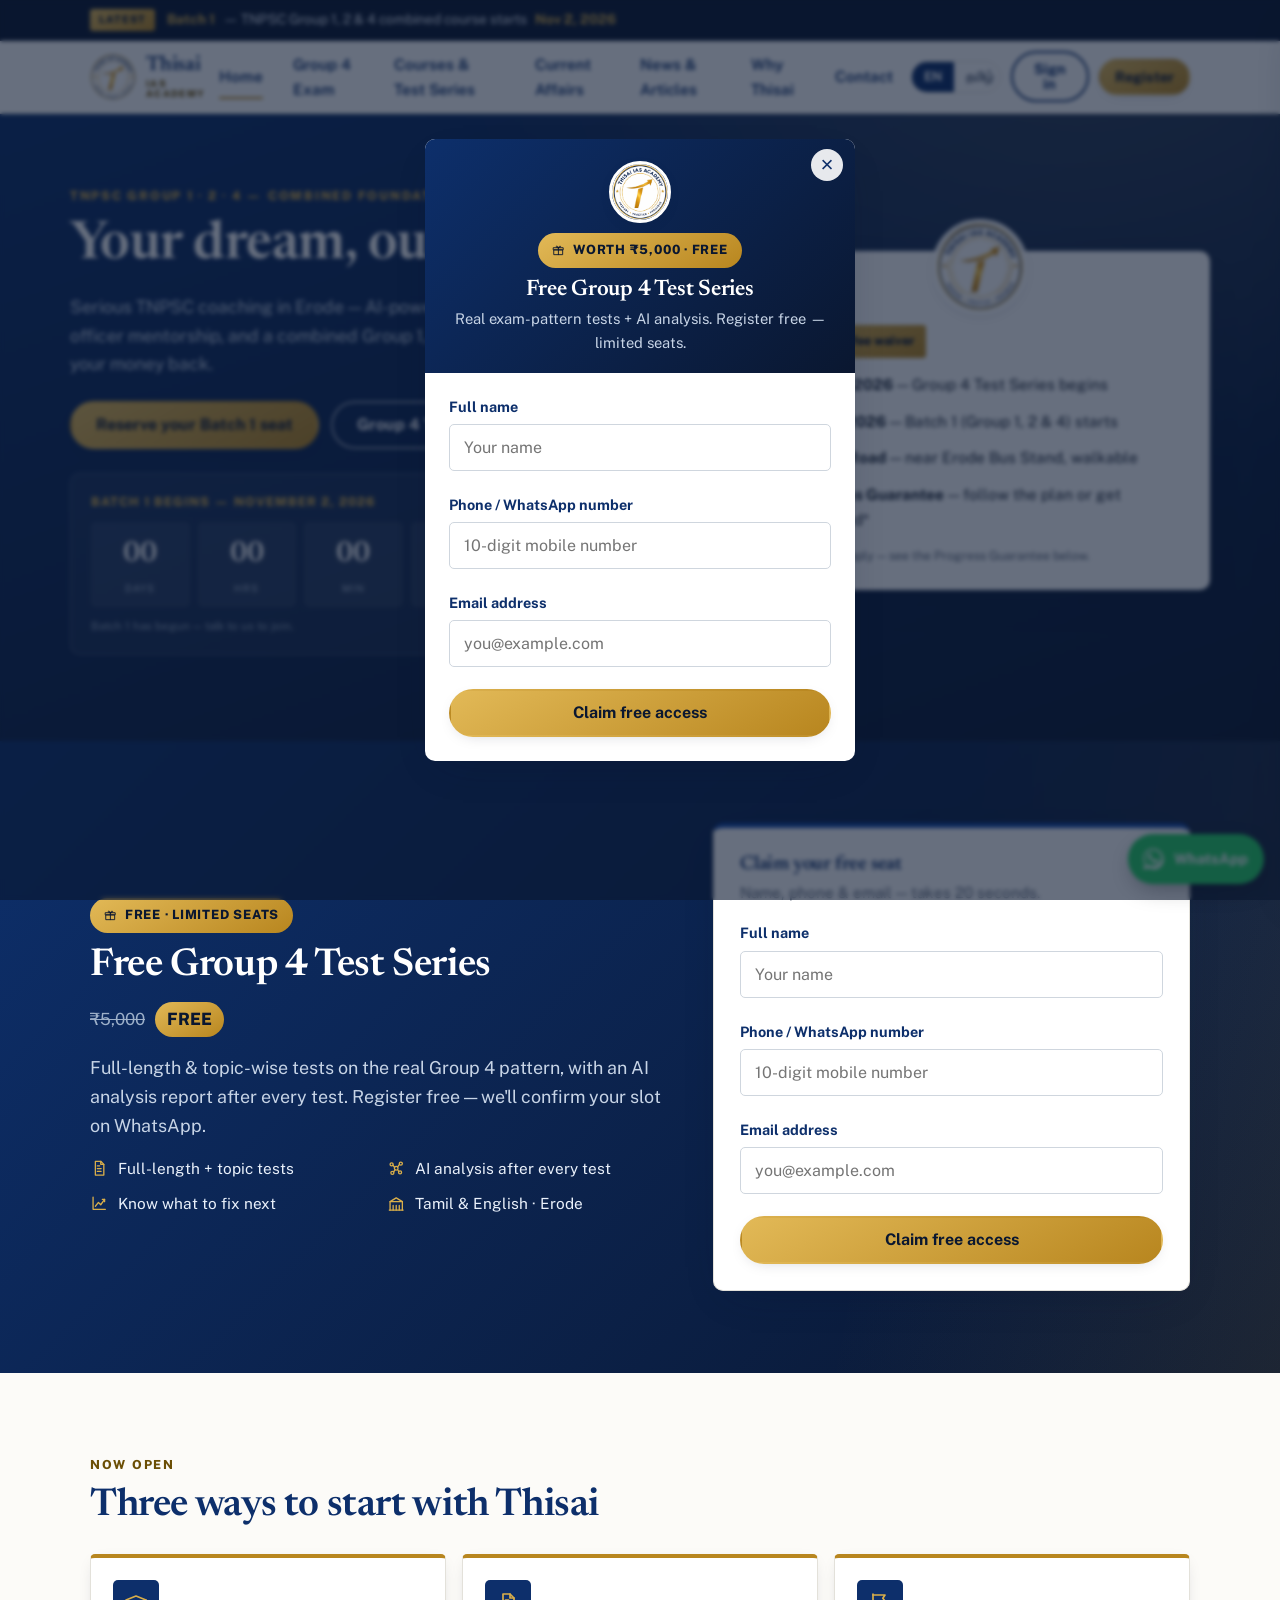
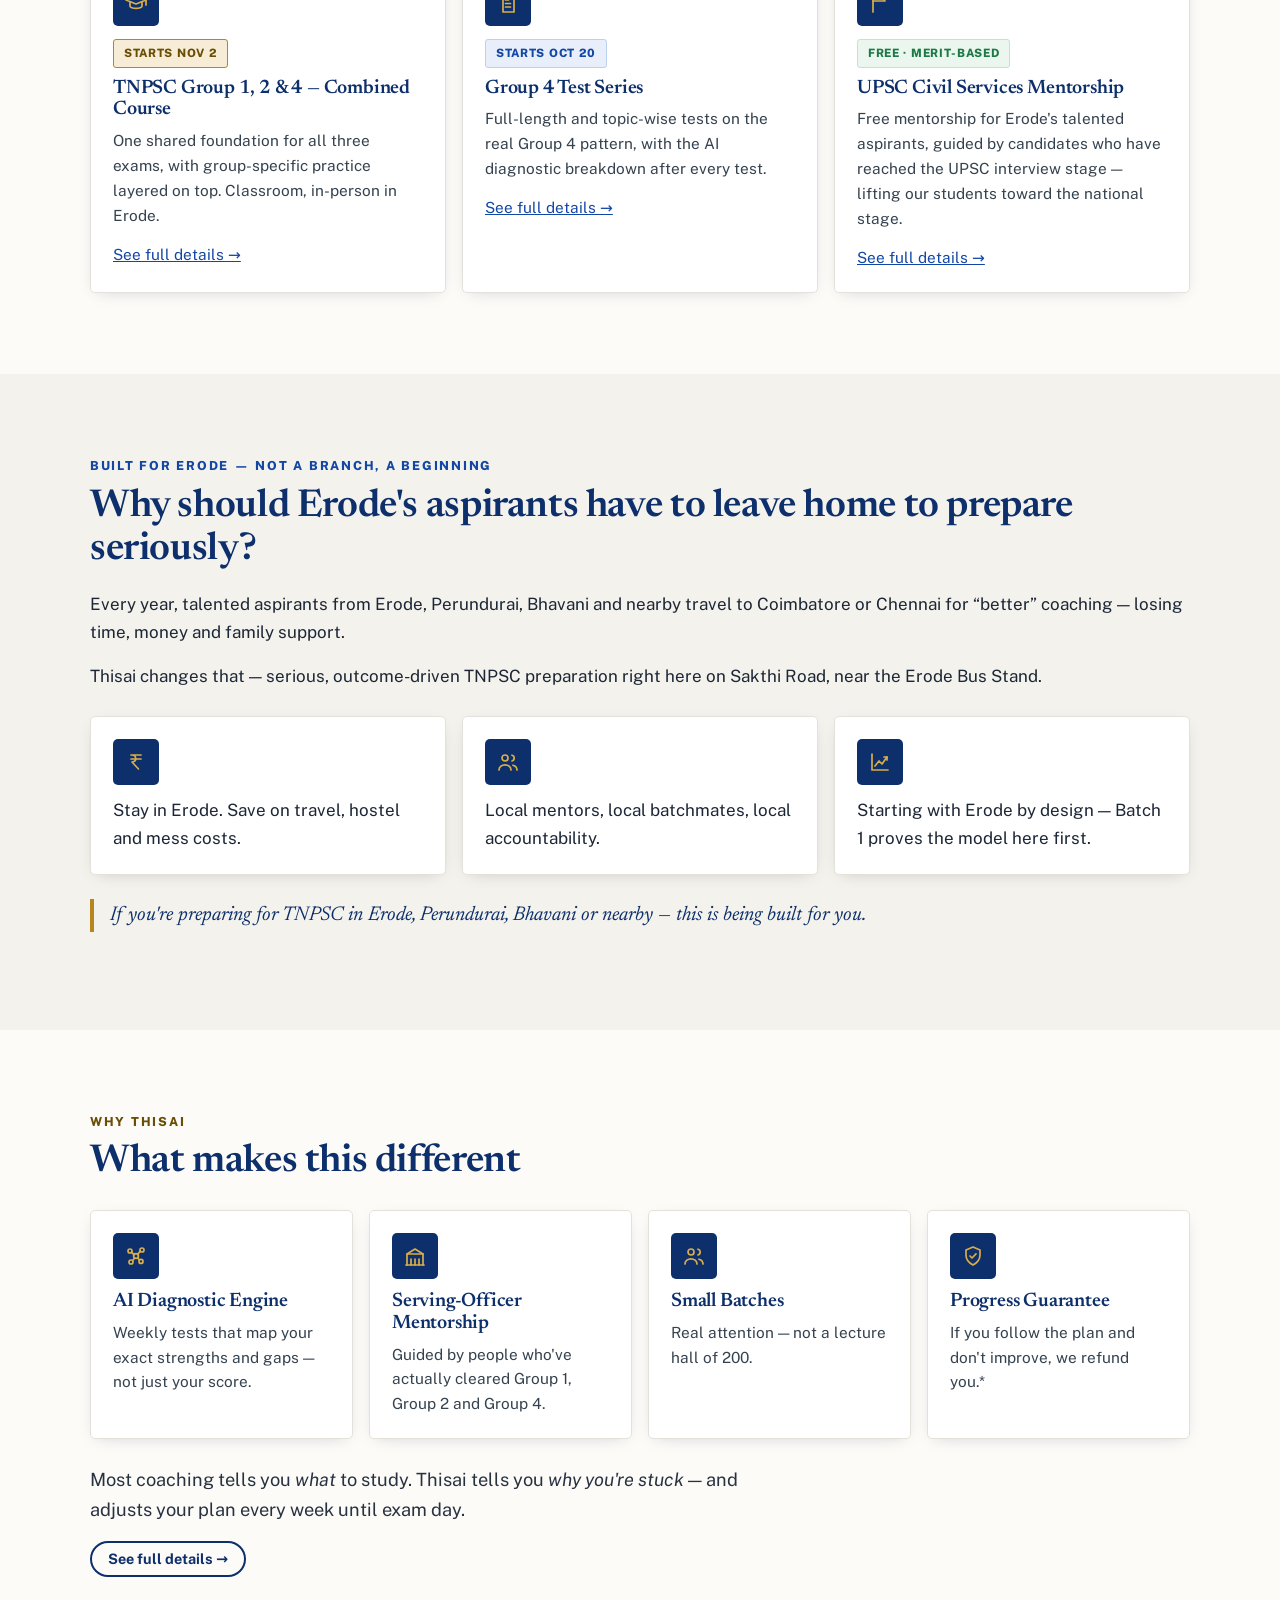
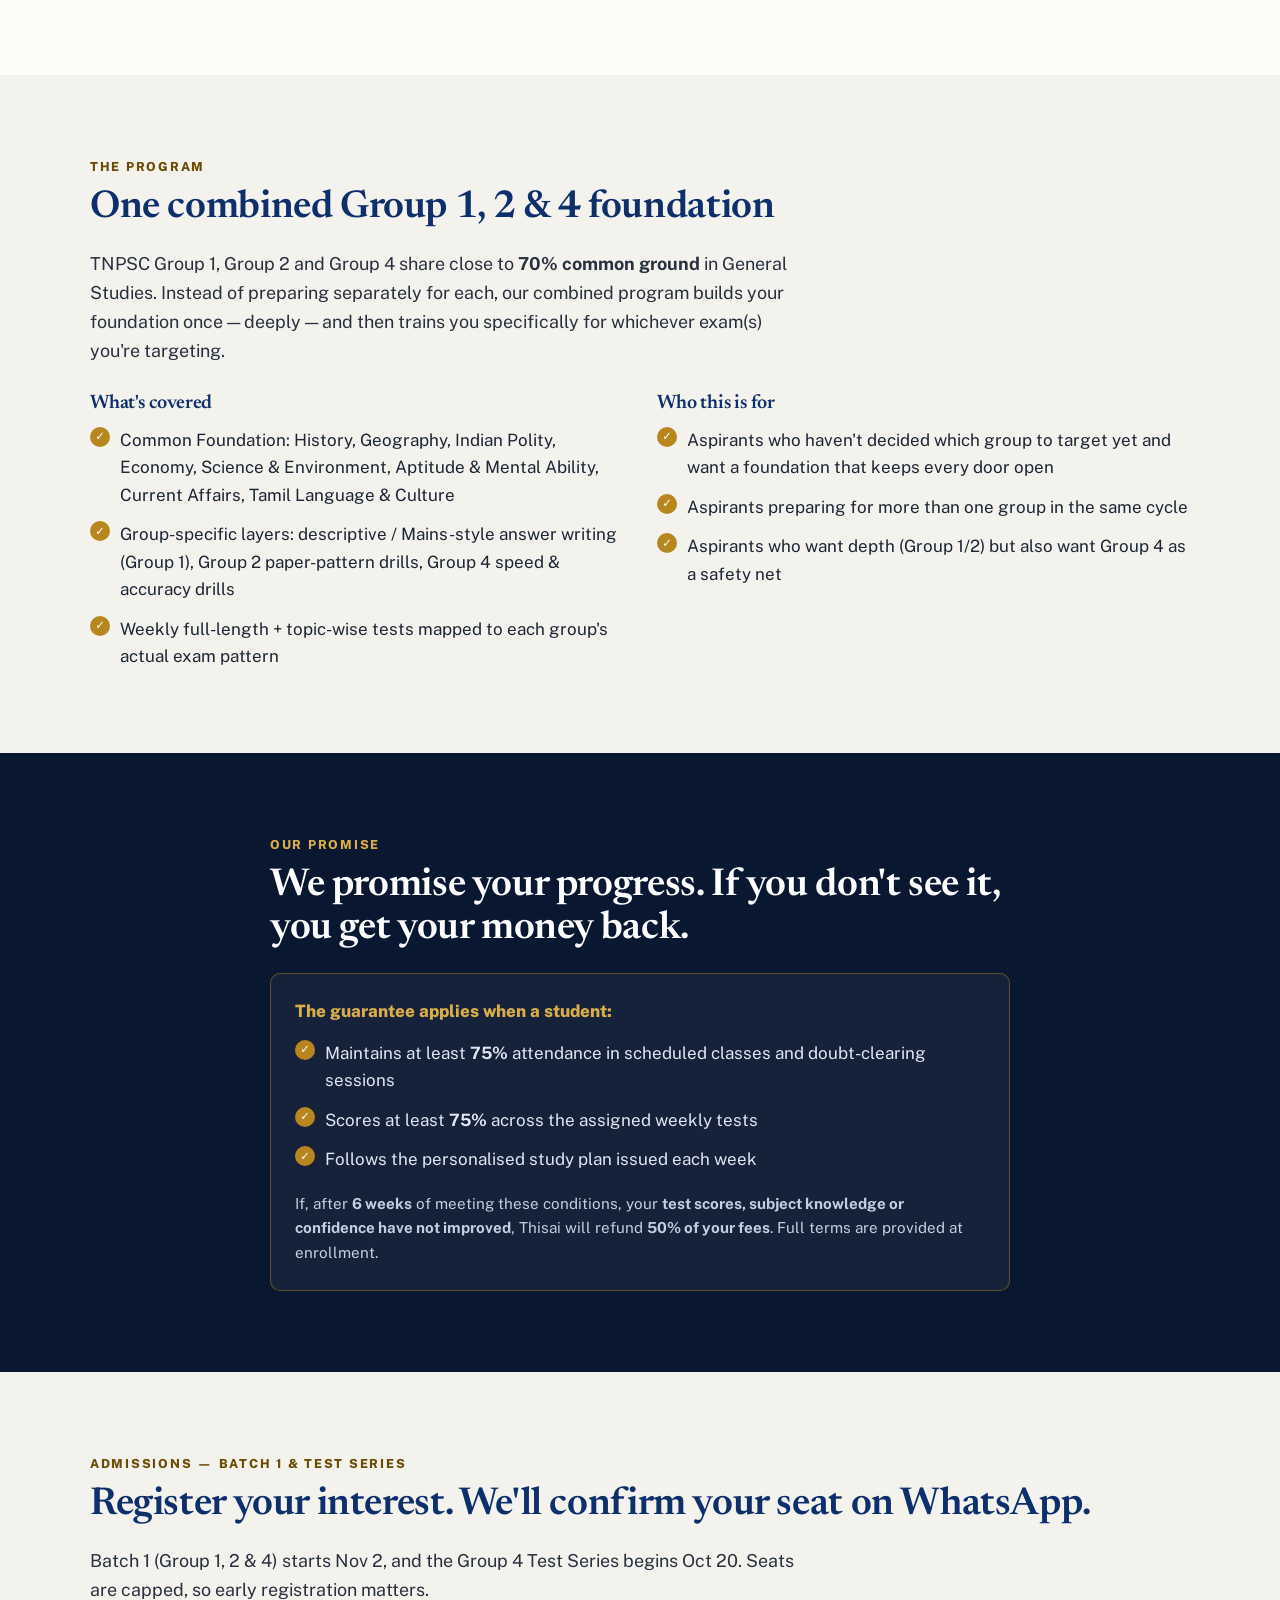
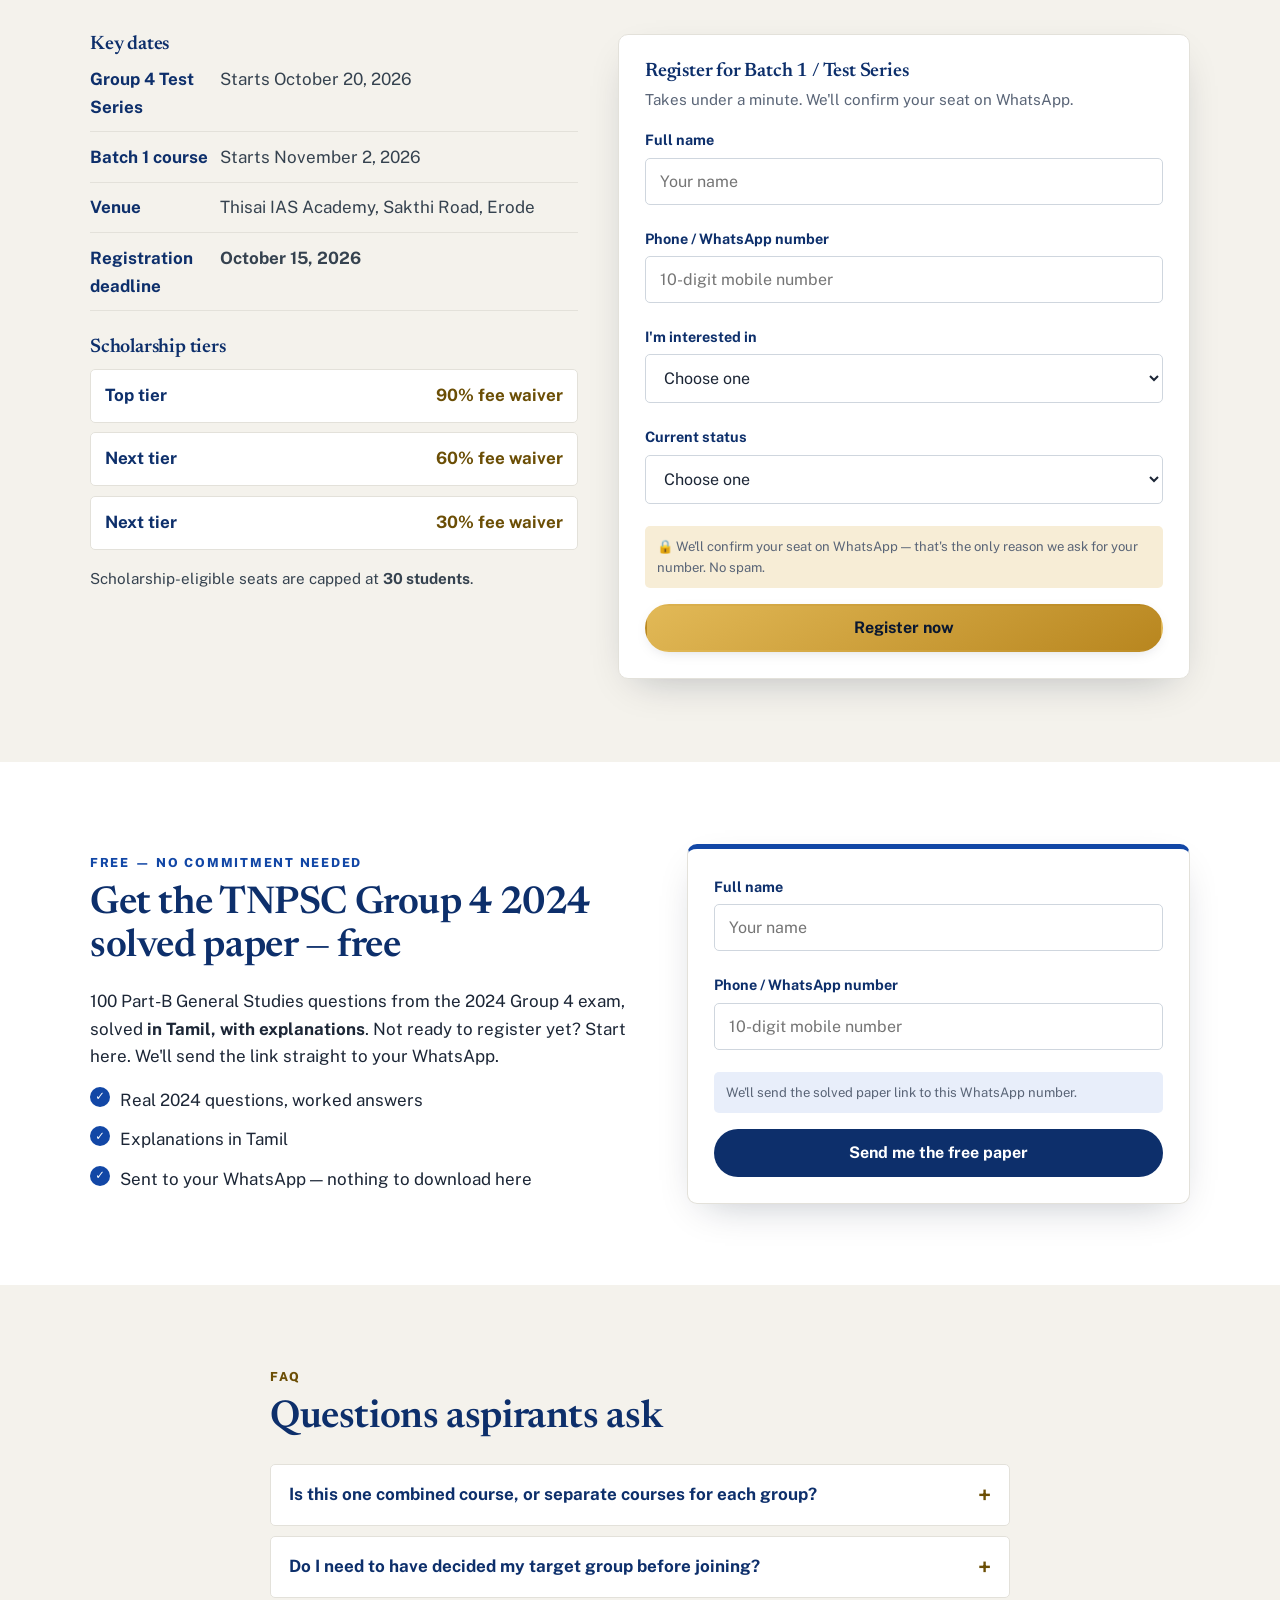
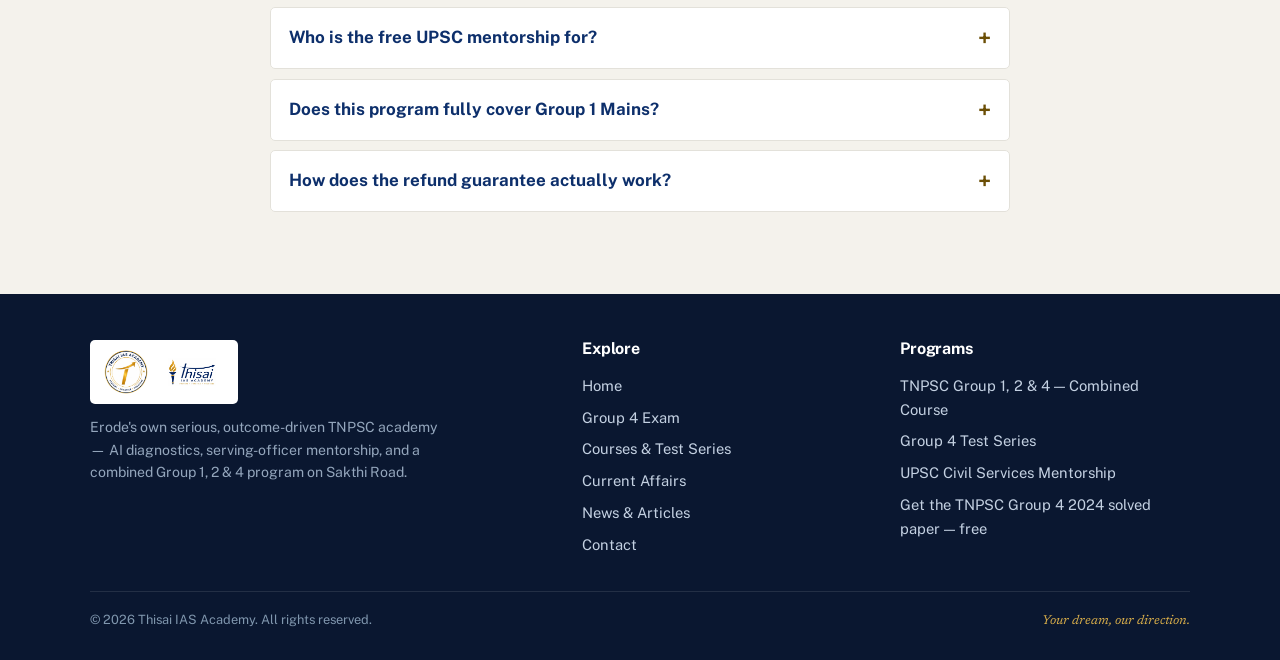
<file: index.html>
<!DOCTYPE html>
<html lang="en">
<head>
  <meta charset="UTF-8" />
  <meta name="viewport" content="width=device-width, initial-scale=1.0" />

  <title>TNPSC Coaching in Erode | Thisai IAS Academy — Group 1, 2 &amp; 4</title>
  <meta name="description" content="Serious TNPSC coaching in Erode. AI diagnostics, serving-officer mentorship, combined Group 1, 2 & 4 course (Batch 1 from Nov 2), Group 4 Test Series from Oct 20, and free UPSC mentorship. Sakthi Road, near Erode Bus Stand." />
  <meta name="keywords" content="TNPSC coaching Erode, TNPSC Group 1 2 4, Group 4 test series, UPSC mentorship Erode, civil service coaching Erode" />
  <meta name="robots" content="index, follow" />
  <link rel="canonical" href="https://thisai.pro/" />
  <meta name="theme-color" content="#0a1730" />

  <meta property="og:type" content="website" />
  <meta property="og:title" content="Erode, your TNPSC officer starts here — Thisai IAS Academy" />
  <meta property="og:description" content="Batch 1 (Group 1, 2 & 4) from Nov 2 · Group 4 Test Series from Oct 20 · Free UPSC mentorship. AI diagnostics + serving-officer mentorship in Erode." />
  <meta property="og:image" content="https://thisai.pro/assets/og-image.png" />
  <meta property="og:url" content="https://thisai.pro/" />
  <meta property="og:site_name" content="Thisai IAS Academy" />
  <meta name="twitter:card" content="summary_large_image" />
  <meta name="twitter:title" content="Thisai IAS Academy — TNPSC coaching in Erode" />
  <meta name="twitter:description" content="Batch 1 from Nov 2 · Group 4 Test Series from Oct 20 · Free UPSC mentorship." />
  <meta name="twitter:image" content="https://thisai.pro/assets/og-image.png" />

  <link rel="preconnect" href="https://fonts.googleapis.com" />
  <link rel="preconnect" href="https://fonts.gstatic.com" crossorigin />
  <link href="https://fonts.googleapis.com/css2?family=Newsreader:opsz,wght@6..72,400;6..72,600&family=Noto+Sans+Tamil:wght@400;500;700&family=Public+Sans:wght@400;500;600;700&display=swap" rel="stylesheet" />

  <link rel="icon" href="assets/favicon-32.png" sizes="32x32" />
  <link rel="icon" href="assets/favicon-180.png" sizes="180x180" />
  <link rel="apple-touch-icon" href="assets/favicon-180.png" />
  <link rel="stylesheet" href="css/styles.css" />

  <script type="application/ld+json">
  {
    "@context": "https://schema.org", "@type": "EducationalOrganization",
    "name": "Thisai IAS Academy",
    "description": "TNPSC Group 1, 2 & 4 combined coaching, Group 4 test series and free UPSC mentorship in Erode.",
    "url": "https://thisai.pro/", "email": "thisaiiasofficial@gmail.com", "telephone": "+91-93455-12955",
    "address": { "@type": "PostalAddress", "streetAddress": "Sakthi Road, Near Erode Bus Stand", "addressLocality": "Erode", "addressRegion": "Tamil Nadu", "postalCode": "638001", "addressCountry": "IN" },
    "areaServed": ["Erode", "Perundurai", "Bhavani", "Gobichettipalayam"]
  }
  </script>
</head>

<body>
  <!-- ============ ANNOUNCEMENT BAR ============ -->
  <div class="annc" role="region" aria-label="Announcements">
    <div class="annc-inner">
      <span class="annc-tag" data-i18n="annc.tag">Latest</span>
      <div class="annc-track">
        <p class="annc-item" data-i18n-html="annc.1"><b>Batch 1</b> — TNPSC Group 1, 2 &amp; 4 combined course starts <b>Nov 2, 2026</b></p>
        <p class="annc-item" data-i18n-html="annc.2">New <b>Group 4 Test Series</b> begins <b>Oct 20, 2026</b> — register now</p>
        <p class="annc-item" data-i18n-html="annc.3"><b>Free UPSC mentorship</b> for Erode's talented aspirants — guided by UPSC interview-stage candidates</p>
      </div>
    </div>
  </div>

  <!-- ============ HEADER ============ -->
  <header class="site-header">
    <div class="wrap header-inner">
      <a class="brand" href="index.html" aria-label="Thisai IAS Academy home">
        <img class="brand-seal" src="assets/logo-badge.webp" alt="Thisai IAS Academy" width="48" height="48" />
        <span class="brand-wm"><strong>Thisai</strong><em>IAS Academy</em></span>
      </a>
      <nav class="nav" aria-label="Primary">
        <a href="index.html" class="active" data-i18n="nav.home">Home</a>
        <a href="group4.html" data-i18n="nav.group4">Group 4 Exam</a>
        <a href="courses.html" data-i18n="nav.courses">Courses &amp; Test Series</a>
        <a href="current-affairs.html" data-i18n="nav.ca">Current Affairs</a>
        <a href="blog.html" data-i18n="nav.blog">Blog &amp; Current Affairs</a>
        <a href="why.html" data-i18n="nav.why">Why Thisai</a>
        <a href="contact.html" data-i18n="nav.contact">Contact</a>
      </nav>
      <div class="header-actions">
        <div class="lang-toggle" role="group" aria-label="Language">
          <button type="button" class="lang-btn is-active" data-lang="en" aria-pressed="true">EN</button>
          <button type="button" class="lang-btn" data-lang="ta" aria-pressed="false">தமிழ்</button>
        </div>
        <span data-auth-slot></span>
        <a href="#register" class="btn btn-gold btn-sm hide-mobile" data-i18n="btn.register">Register</a>
        <button class="hamb" data-menu-open aria-label="Open menu" data-i18n-aria="btn.menu"><span></span></button>
      </div>
    </div>
  </header>

  <!-- ============ MOBILE MENU ============ -->
  <div class="scrim" data-scrim></div>
  <nav id="mobile-menu" class="mobile-menu" aria-label="Mobile">
    <div class="mm-head">
      <strong style="color:var(--navy);font-family:var(--font-head)">Thisai IAS Academy</strong>
      <button class="mm-close" data-menu-close aria-label="Close menu">&times;</button>
    </div>
    <a href="index.html" data-i18n="nav.home">Home</a>
    <a href="group4.html" data-i18n="nav.group4">Group 4 Exam</a>
        <a href="courses.html" data-i18n="nav.courses">Courses &amp; Test Series</a>
        <a href="current-affairs.html" data-i18n="nav.ca">Current Affairs</a>
    <a href="blog.html" data-i18n="nav.blog">Blog &amp; Current Affairs</a>
    <a href="why.html" data-i18n="nav.why">Why Thisai</a>
    <a href="contact.html" data-i18n="nav.contact">Contact</a>
    <a href="#register" class="btn btn-gold" style="margin-top:14px" data-i18n="btn.register">Register</a>
    <button type="button" class="btn btn-ghost" style="margin-top:8px" data-open-auth="signin" data-i18n="btn.signin">Sign in</button>
  </nav>

  <main>
    <!-- ============ HERO ============ -->
    <section class="hero" aria-labelledby="hero-title">
      <div class="wrap hero-grid">
        <div class="hero-copy">
          <p class="eyebrow" data-i18n="hero.eyebrow">TNPSC Group 1 · 2 · 4 — Combined Foundation · Erode</p>
          <h1 id="hero-title" data-i18n="hero.title">Erode, your TNPSC officer starts here.</h1>
          <p class="hero-sub" data-i18n-html="hero.sub">No more travelling to Coimbatore or Chennai for serious TNPSC coaching. Thisai IAS Academy brings AI-powered diagnostics, mentorship from serving government officers, and a combined Group 1, 2 &amp; 4 program right here on Sakthi Road — with a promise: you progress, or you get your money back.</p>

          <div class="hero-cta-row">
            <a href="#register" class="btn btn-gold" data-i18n="hero.cta1">Reserve your Batch 1 seat</a>
            <a href="#free-ts" class="btn btn-ghost-light" data-i18n="hero.cta2">Free Group 4 Test Series →</a>
          </div>

          <div class="countdown" id="countdown" aria-live="polite">
            <p class="countdown-label" data-i18n="cd.label">Batch 1 begins — November 2, 2026</p>
            <div class="countdown-units">
              <div class="cd-unit"><span class="cd-num" data-cd="days">--</span><span class="cd-lbl" data-i18n="cd.days">Days</span></div>
              <div class="cd-unit"><span class="cd-num" data-cd="hours">--</span><span class="cd-lbl" data-i18n="cd.hours">Hrs</span></div>
              <div class="cd-unit"><span class="cd-num" data-cd="mins">--</span><span class="cd-lbl" data-i18n="cd.mins">Min</span></div>
              <div class="cd-unit"><span class="cd-num" data-cd="secs">--</span><span class="cd-lbl" data-i18n="cd.secs">Sec</span></div>
            </div>
            <p class="countdown-src" data-cd-src>Counting down to Nov 2, 2026</p>
          </div>
        </div>

        <aside class="hero-card" aria-label="Key dates">
          <img class="seal" src="assets/logo-badge.webp" alt="Thisai IAS Academy official seal" width="96" height="96" />
          <div class="hero-card-badge" data-i18n="heroCard.badge">Up to 90% fee waiver</div>
          <ul class="hero-card-list">
            <li data-i18n-html="heroCard.1"><b>Oct 20, 2026</b> — Group 4 Test Series begins</li>
            <li data-i18n-html="heroCard.2"><b>Nov 2, 2026</b> — Batch 1 (Group 1, 2 &amp; 4) starts</li>
            <li data-i18n-html="heroCard.3"><b>Sakthi Road</b> — near Erode Bus Stand, walkable</li>
            <li data-i18n-html="heroCard.4"><b>Progress Guarantee</b> — follow the plan or get refunded*</li>
          </ul>
          <p class="hero-card-foot" data-i18n="heroCard.foot">*Conditions apply — see the Progress Guarantee below.</p>
        </aside>
      </div>
    </section>

    <!-- ============ FREE GROUP 4 TEST SERIES — LEAD FORM (after hero) ============ -->
    <section class="section ts-band" id="free-ts" aria-labelledby="ts-title">
      <div class="wrap ts-grid">
        <div>
          <span class="free-tag"><svg class="ico"><use href="#ic-gift"></use></svg> <span data-i18n="ts.tag">Free · Limited seats</span></span>
          <h2 id="ts-title" data-i18n="ts.title">Free Group 4 Test Series</h2>
          <p class="ts-worth"><span class="was">₹5,000</span> <span class="now" data-i18n="ts.free">FREE</span></p>
          <p class="lead" data-i18n="ts.lead">Full-length &amp; topic-wise tests on the real Group 4 pattern, with an AI analysis report after every test. Register free — we'll confirm your slot on WhatsApp.</p>
          <ul class="ts-feats">
            <li><svg class="ico"><use href="#ic-doc"></use></svg> <span data-i18n="ts.f1">Full-length + topic tests</span></li>
            <li><svg class="ico"><use href="#ic-ai"></use></svg> <span data-i18n="ts.f2">AI analysis after every test</span></li>
            <li><svg class="ico"><use href="#ic-chart"></use></svg> <span data-i18n="ts.f3">Know what to fix next</span></li>
            <li><svg class="ico"><use href="#ic-building"></use></svg> <span data-i18n="ts.f4">Tamil &amp; English · Erode</span></li>
          </ul>
        </div>
        <div class="form-card form-card-blue">
          <h3 data-i18n="ts.form.title">Claim your free seat</h3>
          <p class="form-intro" data-i18n="ts.form.intro">Name, phone &amp; email — takes 20 seconds.</p>
          <form id="form-g4ts" class="lead-form" novalidate>
            <input type="hidden" name="_form" value="Group 4 Test Series (Free) — after hero" />
            <div class="field"><label for="ts-name" data-i18n="f.name">Full name</label><input id="ts-name" name="name" type="text" autocomplete="name" required minlength="2" data-i18n-ph="f.name.ph" placeholder="Your name" /><span class="field-error" data-error></span></div>
            <div class="field"><label for="ts-phone" data-i18n="f.phone">Phone number</label><input id="ts-phone" name="phone" type="tel" inputmode="numeric" autocomplete="tel" required data-i18n-ph="f.phone.ph" placeholder="10-digit mobile number" /><span class="field-error" data-error></span></div>
            <div class="field"><label for="ts-email" data-i18n="ts.email">Email address</label><input id="ts-email" name="email" type="email" autocomplete="email" required data-i18n-ph="ts.email.ph" placeholder="you@example.com" /><span class="field-error" data-error></span></div>
            <button type="submit" class="btn btn-gold btn-block" data-i18n="ts.submit">Claim free access</button>
            <div class="form-success" data-success hidden role="status">
              <div class="success-tick" aria-hidden="true">✓</div>
              <h4 data-i18n="ts.success.t">Your free seat is reserved.</h4>
              <p data-i18n="ts.success.d">We'll confirm your Group 4 Test Series slot on WhatsApp shortly.</p>
            </div>
          </form>
        </div>
      </div>
    </section>

    <!-- ============ PROGRAMS STRIP ============ -->
    <section class="section" id="programs" aria-labelledby="prog-title">
      <div class="wrap">
        <p class="eyebrow" data-i18n="prog.eyebrow">Now open</p>
        <h2 id="prog-title" data-i18n="prog.title">Three ways to start with Thisai</h2>
        <div class="card-grid three">
          <article class="card card-top">
            <div class="card-ico" aria-hidden="true"><svg class="ico"><use href="#ic-cap"></use></svg></div>
            <span class="course-flag" style="background:var(--gold-lt);color:var(--gold-dk);border:1px solid var(--gold)" data-i18n="prog.1.flag">Starts Nov 2</span>
            <h3 data-i18n="prog.1.title">TNPSC Group 1, 2 &amp; 4 — Combined Course</h3>
            <p data-i18n="prog.1.desc">One shared foundation for all three exams, with group-specific practice layered on top. Classroom, in-person in Erode.</p>
            <p style="margin-top:14px"><a href="courses.html" data-i18n="prog.more">See full details →</a></p>
          </article>
          <article class="card card-top">
            <div class="card-ico" aria-hidden="true"><svg class="ico"><use href="#ic-doc"></use></svg></div>
            <span class="course-flag" style="background:var(--blue-lt);color:var(--blue);border:1px solid #bcd0f0" data-i18n="prog.2.flag">Starts Oct 20</span>
            <h3 data-i18n="prog.2.title">Group 4 Test Series</h3>
            <p data-i18n="prog.2.desc">Full-length and topic-wise tests on the real Group 4 pattern, with the AI diagnostic breakdown after every test.</p>
            <p style="margin-top:14px"><a href="courses.html" data-i18n="prog.more">See full details →</a></p>
          </article>
          <article class="card card-top">
            <div class="card-ico" aria-hidden="true"><svg class="ico"><use href="#ic-flag"></use></svg></div>
            <span class="course-flag" style="background:#eaf6ee;color:#1d7a46;border:1px solid #bfe6cd" data-i18n="prog.3.flag">Free · Merit-based</span>
            <h3 data-i18n="prog.3.title">UPSC Civil Services Mentorship</h3>
            <p data-i18n="prog.3.desc">Free mentorship for Erode's talented aspirants, guided by candidates who have reached the UPSC interview stage — lifting our students toward the national stage.</p>
            <p style="margin-top:14px"><a href="courses.html#upsc" data-i18n="prog.more">See full details →</a></p>
          </article>
        </div>
      </div>
    </section>

    <!-- ============ ERODE-LOCAL ============ -->
    <section class="section section-alt" id="erode" aria-labelledby="local-title">
      <div class="wrap">
        <p class="eyebrow eyebrow-blue" data-i18n="local.eyebrow">Built for Erode — not a branch, a beginning</p>
        <h2 id="local-title" data-i18n="local.title">Why should Erode's aspirants have to leave home to prepare seriously?</h2>
        <div class="prose">
          <p data-i18n="local.p1">Every year, talented students from Erode, Perundurai, Bhavani, Gobichettipalayam and the surrounding areas travel to Coimbatore or Chennai chasing "better" TNPSC coaching — losing hours in travel, paying for hostels, and studying away from family support at the exact time they need it most.</p>
          <p data-i18n="local.p2">Thisai IAS Academy exists to change that. We're building Erode's own serious, outcome-driven TNPSC ecosystem — right on Sakthi Road, near the Erode Bus Stand, walking distance for students across the town and easily reachable for those commuting in from nearby taluks.</p>
        </div>
        <ul class="card-grid three" style="list-style:none;padding:0">
          <li class="card"><span class="card-ico" aria-hidden="true"><svg class="ico"><use href="#ic-rupee"></use></svg></span><span data-i18n="local.pt1">Stay in Erode. Study with your family's support. Save on travel, hostel and mess costs.</span></li>
          <li class="card"><span class="card-ico" aria-hidden="true"><svg class="ico"><use href="#ic-users"></use></svg></span><span data-i18n="local.pt2">Local mentors, local batchmates, local accountability — the kind that comes from studying alongside people you'll actually run into at the bus stand.</span></li>
          <li class="card"><span class="card-ico" aria-hidden="true"><svg class="ico"><use href="#ic-chart"></use></svg></span><span data-i18n="local.pt3">We're starting with Erode by design, not by limitation — Batch 1 is built to prove the model here first, with the people who deserve it most.</span></li>
        </ul>
        <p class="local-cta" style="margin-top:24px;font-family:var(--font-head);font-size:1.25rem;font-style:italic;color:var(--navy);border-left:4px solid var(--gold);padding-left:16px" data-i18n="local.cta">If you're preparing for TNPSC in Erode, Perundurai, Bhavani or nearby — this is being built for you.</p>
      </div>
    </section>

    <!-- ============ WHY ============ -->
    <section class="section" id="why" aria-labelledby="why-title">
      <div class="wrap">
        <p class="eyebrow" data-i18n="why.eyebrow">Why Thisai</p>
        <h2 id="why-title" data-i18n="why.title">What makes this different</h2>
        <div class="card-grid why-grid">
          <article class="card"><div class="card-ico" aria-hidden="true"><svg class="ico"><use href="#ic-ai"></use></svg></div><h3 data-i18n="why.1.t">AI Diagnostic Engine</h3><p data-i18n="why.1.d">Weekly tests that map your exact strengths and gaps — not just your score.</p></article>
          <article class="card"><div class="card-ico" aria-hidden="true"><svg class="ico"><use href="#ic-building"></use></svg></div><h3 data-i18n="why.2.t">Serving-Officer Mentorship</h3><p data-i18n="why.2.d">Guided by people who've actually cleared Group 1, Group 2 and Group 4.</p></article>
          <article class="card"><div class="card-ico" aria-hidden="true"><svg class="ico"><use href="#ic-users"></use></svg></div><h3 data-i18n="why.3.t">Small Batches</h3><p data-i18n="why.3.d">Real attention — not a lecture hall of 200.</p></article>
          <article class="card"><div class="card-ico" aria-hidden="true"><svg class="ico"><use href="#ic-shield"></use></svg></div><h3 data-i18n="why.4.t">Progress Guarantee</h3><p data-i18n="why.4.d">If you follow the plan and don't improve, we refund you.*</p></article>
        </div>
        <p class="why-body" data-i18n-html="why.body">Most TNPSC coaching tells you <em>what</em> to study. Thisai tells you <em>why you're stuck</em> — down to the specific concept, the specific question type, the specific gap — and adjusts your plan every single week until exam day.</p>
        <p style="margin-top:12px"><a class="btn btn-ghost btn-sm" href="why.html" data-i18n="prog.more">See full details →</a></p>
      </div>
    </section>

    <!-- ============ PROGRAM ============ -->
    <section class="section section-alt" id="program" aria-labelledby="program-title">
      <div class="wrap">
        <p class="eyebrow" data-i18n="program.eyebrow">The Program</p>
        <h2 id="program-title" data-i18n="program.title">One combined Group 1, 2 &amp; 4 foundation</h2>
        <p class="lead" data-i18n-html="program.lead">TNPSC Group 1, Group 2 and Group 4 share close to <b>70% common ground</b> in General Studies. Instead of preparing separately for each, our combined program builds your foundation once — deeply — and then trains you specifically for whichever exam(s) you're targeting.</p>
        <div class="program-cols">
          <div class="prog-block">
            <h3 data-i18n="program.c1.t">What's covered</h3>
            <ul class="ticks">
              <li data-i18n="program.c1.1">Common Foundation: History, Geography, Indian Polity, Economy, Science &amp; Environment, Aptitude &amp; Mental Ability, Current Affairs, Tamil Language &amp; Culture</li>
              <li data-i18n="program.c1.2">Group-specific layers: descriptive / Mains-style answer writing (Group 1), Group 2 paper-pattern drills, Group 4 speed &amp; accuracy drills</li>
              <li data-i18n="program.c1.3">Weekly full-length + topic-wise tests mapped to each group's actual exam pattern</li>
            </ul>
          </div>
          <div class="prog-block">
            <h3 data-i18n="program.c2.t">Who this is for</h3>
            <ul class="ticks">
              <li data-i18n="program.c2.1">Aspirants who haven't decided which group to target yet and want a foundation that keeps every door open</li>
              <li data-i18n="program.c2.2">Aspirants preparing for more than one group in the same cycle</li>
              <li data-i18n="program.c2.3">Aspirants who want depth (Group 1/2) but also want Group 4 as a safety net</li>
            </ul>
          </div>
        </div>
      </div>
    </section>


    <!-- ============ GUARANTEE ============ -->
    <section class="section section-guarantee" id="guarantee" aria-labelledby="guar-title">
      <div class="wrap narrow">
        <p class="eyebrow eyebrow-light" data-i18n="guar.eyebrow">Our Promise</p>
        <h2 id="guar-title" data-i18n="guar.title">We promise your progress. If you don't see it, you get your money back.</h2>
        <div class="guar-terms">
          <p class="guar-terms-head" data-i18n="guar.head">The guarantee applies when a student:</p>
          <ul class="ticks">
            <li data-i18n-html="guar.1">Maintains at least <b>75%</b> attendance in scheduled classes and doubt-clearing sessions</li>
            <li data-i18n-html="guar.2">Scores at least <b>75%</b> across the assigned weekly tests</li>
            <li data-i18n="guar.3">Follows the personalised study plan issued each week</li>
          </ul>
          <p class="guar-fine" data-i18n-html="guar.fine">If, after <b>6 weeks</b> of meeting these conditions, your <b>test scores, subject knowledge or confidence have not improved</b>, Thisai will refund <b>50% of your fees</b>. Full terms are provided at enrollment.</p>
        </div>
      </div>
    </section>

    <!-- ============ REGISTER ============ -->
    <section class="section section-register" id="scholarship" aria-labelledby="reg-title">
      <div class="wrap">
        <p class="eyebrow eyebrow-light" style="color:var(--gold-dk)" data-i18n="reg.eyebrow">Admissions — Batch 1 &amp; Test Series</p>
        <h2 id="reg-title" data-i18n="reg.title">Register your interest. We'll confirm your seat on WhatsApp.</h2>
        <p class="lead" data-i18n="reg.lead">Batch 1 (Group 1, 2 &amp; 4) starts Nov 2, and the Group 4 Test Series begins Oct 20. Seats are capped, so early registration matters.</p>
        <div class="register-grid">
          <div class="test-details">
            <h3 data-i18n="reg.details">Key dates</h3>
            <dl class="detail-list">
              <div><dt data-i18n="reg.d.testseries">Group 4 Test Series</dt><dd data-i18n="reg.d.testseries.v">Starts October 20, 2026</dd></div>
              <div><dt data-i18n="reg.d.batch">Batch 1 course</dt><dd data-i18n="reg.d.batch.v">Starts November 2, 2026</dd></div>
              <div><dt data-i18n="reg.d.venue">Venue</dt><dd data-i18n="reg.d.venue.v">Thisai IAS Academy, Sakthi Road, Erode</dd></div>
              <div><dt data-i18n="reg.d.deadline">Registration deadline</dt><dd><strong data-i18n="reg.d.deadline.v">October 15, 2026</strong></dd></div>
            </dl>
            <h3 class="mt" data-i18n="reg.tiers">Scholarship tiers</h3>
            <ul class="tier-list">
              <li><span class="tier-rank" data-i18n="reg.tier1">Top tier</span><strong style="color:var(--gold-dk)" data-i18n="reg.tier1.v">90% fee waiver</strong></li>
              <li><span class="tier-rank" data-i18n="reg.tier2">Next tier</span><strong style="color:var(--gold-dk)" data-i18n="reg.tier2.v">60% fee waiver</strong></li>
              <li><span class="tier-rank" data-i18n="reg.tier3">Next tier</span><strong style="color:var(--gold-dk)" data-i18n="reg.tier3.v">30% fee waiver</strong></li>
            </ul>
            <p class="seat-cap"><span data-i18n="reg.seatcap">Scholarship-eligible seats are capped at</span> <strong>30 students</strong>.<span class="seats-remaining" data-seats hidden></span></p>
          </div>

          <div class="form-card" id="register">
            <h3 data-i18n="reg.form.title">Register for Batch 1 / Test Series</h3>
            <p class="form-intro" data-i18n="reg.form.intro">Takes under a minute. We'll confirm your seat on WhatsApp.</p>
            <form id="form-register" class="lead-form" novalidate>
              <input type="hidden" name="_form" value="Batch 1 / Test Series Registration" />
              <div class="field"><label for="r-name" data-i18n="f.name">Full name</label><input id="r-name" name="name" type="text" autocomplete="name" required minlength="2" data-i18n-ph="f.name.ph" placeholder="Your name" /><span class="field-error" data-error></span></div>
              <div class="field"><label for="r-phone" data-i18n="f.phone">Phone / WhatsApp number</label><input id="r-phone" name="phone" type="tel" inputmode="numeric" autocomplete="tel" required data-i18n-ph="f.phone.ph" placeholder="10-digit mobile number" /><span class="field-error" data-error></span></div>
              <div class="field"><label for="r-interest" data-i18n="f.interest">I'm interested in</label>
                <select id="r-interest" name="interest" required>
                  <option value="" disabled selected data-i18n="f.interest.o0">Choose one</option>
                  <option data-i18n="f.interest.batch">Batch 1 — Combined course (Nov 2)</option>
                  <option data-i18n="f.interest.test">Group 4 Test Series (Oct 20)</option>
                  <option data-i18n="f.interest.upsc">Free UPSC mentorship</option>
                  <option data-i18n="f.interest.unsure">Not sure yet</option>
                </select><span class="field-error" data-error></span></div>
              <div class="field"><label for="r-status" data-i18n="f.status">Current status</label>
                <select id="r-status" name="current_status" required>
                  <option value="" disabled selected data-i18n="f.status.o0">Choose one</option>
                  <option data-i18n="f.status.student">Student</option>
                  <option data-i18n="f.status.working">Working</option>
                  <option data-i18n="f.status.other">Other</option>
                </select><span class="field-error" data-error></span></div>
              <p class="form-micro" data-i18n="reg.micro">🔒 We'll confirm your seat on WhatsApp — that's the only reason we ask for your number. No spam.</p>
              <button type="submit" class="btn btn-gold btn-block" data-i18n="reg.submit">Register now</button>
              <div class="form-success" data-success hidden role="status">
                <div class="success-tick" aria-hidden="true">✓</div>
                <h4 data-i18n="reg.success.t">You're registered.</h4>
                <p data-i18n="reg.success.d">We'll message you on WhatsApp to confirm your seat and share the next steps. Keep an eye on your messages.</p>
              </div>
            </form>
          </div>
        </div>
      </div>
    </section>

    <!-- ============ LEAD MAGNET ============ -->
    <section class="section section-lead" id="freepaper" aria-labelledby="lead-title">
      <div class="wrap">
        <div class="lead-magnet">
          <div class="lead-magnet-copy">
            <p class="eyebrow eyebrow-blue" data-i18n="lead.eyebrow">Free — no commitment needed</p>
            <h2 id="lead-title" data-i18n="lead.title">Get the TNPSC Group 4 2024 solved paper — free</h2>
            <p data-i18n-html="lead.p">100 Part-B General Studies questions from the 2024 Group 4 exam, solved <b>in Tamil, with explanations</b>. Not ready to register yet? Start here. We'll send the link straight to your WhatsApp.</p>
            <ul class="ticks ticks-blue">
              <li data-i18n="lead.1">Real 2024 questions, worked answers</li>
              <li data-i18n="lead.2">Explanations in Tamil</li>
              <li data-i18n="lead.3">Sent to your WhatsApp — nothing to download here</li>
            </ul>
          </div>
          <div class="form-card form-card-blue">
            <form id="form-leadmagnet" class="lead-form" novalidate>
              <input type="hidden" name="_form" value="Lead Magnet — Group 4 2024 Solved Paper" />
              <div class="field"><label for="l-name" data-i18n="f.name">Full name</label><input id="l-name" name="name" type="text" autocomplete="name" required minlength="2" data-i18n-ph="f.name.ph" placeholder="Your name" /><span class="field-error" data-error></span></div>
              <div class="field"><label for="l-phone" data-i18n="f.phone">WhatsApp number</label><input id="l-phone" name="phone" type="tel" inputmode="numeric" autocomplete="tel" required data-i18n-ph="f.phone.ph" placeholder="10-digit mobile number" /><span class="field-error" data-error></span></div>
              <p class="form-micro" data-i18n="lead.micro">We'll send the solved paper link to this WhatsApp number.</p>
              <button type="submit" class="btn btn-navy btn-block" data-i18n="lead.submit">Send me the free paper</button>
              <div class="form-success" data-success hidden role="status">
                <div class="success-tick success-tick-blue" aria-hidden="true">✓</div>
                <h4 data-i18n="lead.success.t">On its way to your WhatsApp.</h4>
                <p data-i18n="lead.success.d">Check your messages for the download link. If it doesn't arrive in a few minutes, tap the WhatsApp button and we'll send it manually.</p>
                <a class="btn btn-ghost btn-sm" data-leadmagnet-link href="#" target="_blank" rel="noopener" hidden data-i18n="lead.openlink">Open the paper now</a>
              </div>
            </form>
          </div>
        </div>
      </div>
    </section>

    <!-- TODO: real testimonials once Batch 1 has results. Do NOT invent reviews. -->

    <!-- ============ FAQ ============ -->
    <section class="section section-alt" id="faq" aria-labelledby="faq-title">
      <div class="wrap narrow">
        <p class="eyebrow" data-i18n="faq.eyebrow">FAQ</p>
        <h2 id="faq-title" data-i18n="faq.title">Questions aspirants ask</h2>
        <div class="faq">
          <details class="faq-item"><summary data-i18n="faq.q1">Is this one combined course, or separate courses for each group?</summary><div class="faq-a"><p data-i18n="faq.a1">It's one shared foundation covering the Group 1, 2 &amp; 4 syllabus overlap, with group-specific practice layered on top based on which exam(s) you're targeting.</p></div></details>
          <details class="faq-item"><summary data-i18n="faq.q2">Do I need to have decided my target group before joining?</summary><div class="faq-a"><p data-i18n="faq.a2">No — many students start with the combined foundation and choose their primary target as the exam calendar approaches.</p></div></details>
          <details class="faq-item"><summary data-i18n="faq.q3">Who is the free UPSC mentorship for?</summary><div class="faq-a"><p data-i18n="faq.a3">It's a merit-based, free program for Erode's talented aspirants, guided by candidates who have reached the UPSC interview stage. It's our way of lifting local students toward the national civil-services stage.</p></div></details>
          <details class="faq-item"><summary data-i18n="faq.q4">Does this program fully cover Group 1 Mains?</summary><div class="faq-a"><p data-i18n="faq.a4">The shared foundation covers the General Studies base thoroughly. Group 1 requires additional Mains-specific coaching as the exam approaches — we're upfront that the foundation program alone doesn't fully cover Group 1 Mains.</p></div></details>
          <details class="faq-item"><summary data-i18n="faq.q5">How does the refund guarantee actually work?</summary><div class="faq-a"><p data-i18n="faq.a5">It applies when you meet the attendance, test-completion and study-plan conditions listed in the Progress Guarantee section above. Full terms are provided at enrollment.</p></div></details>
        </div>
      </div>
    </section>

  </main>

  <!-- ============ FOOTER ============ -->
  <footer class="site-footer">
    <div class="wrap">
      <div class="footer-grid">
        <div>
          <span class="footer-logo"><img class="fl-mark" src="assets/logo-badge.webp" alt="" aria-hidden="true" width="44" height="44" /><img class="fl-word" src="assets/logo-horizontal.png" alt="Thisai IAS Academy" width="2000" height="1000" /></span>
          <p class="footer-note" data-i18n="foot.note">Erode's own serious, outcome-driven TNPSC academy — AI diagnostics, serving-officer mentorship, and a combined Group 1, 2 & 4 program on Sakthi Road.</p>
        </div>
        <div class="footer-col">
          <h4 data-i18n="foot.explore">Explore</h4>
          <a href="index.html" data-i18n="nav.home">Home</a>
          <a href="group4.html" data-i18n="nav.group4">Group 4 Exam</a>
        <a href="courses.html" data-i18n="nav.courses">Courses &amp; Test Series</a>
        <a href="current-affairs.html" data-i18n="nav.ca">Current Affairs</a>
          <a href="blog.html" data-i18n="nav.blog">Blog &amp; Current Affairs</a>
          <a href="contact.html" data-i18n="nav.contact">Contact</a>
        </div>
        <div class="footer-col">
          <h4 data-i18n="foot.programs">Programs</h4>
          <a href="#register" data-i18n="prog.1.title">TNPSC Group 1, 2 &amp; 4</a>
          <a href="courses.html" data-i18n="prog.2.title">Group 4 Test Series</a>
          <a href="courses.html#upsc" data-i18n="prog.3.title">UPSC Mentorship</a>
          <a href="#freepaper" data-i18n="lead.title">Free Group 4 2024 paper</a>
        </div>
      </div>
      <div class="footer-bottom">
        <span data-i18n="foot.rights">© <span data-year>2026</span> Thisai IAS Academy. All rights reserved.</span>
        <span>
          <a href="students.html" data-admin-only hidden style="color:var(--gold-br);margin-right:14px">Registered students</a>
          <span data-i18n="slogan" style="color:var(--gold-br);font-family:var(--font-head);font-style:italic">Your dream, our direction.</span>
        </span>
      </div>
    </div>
  </footer>

  <!-- ============ FLOATING WHATSAPP ============ -->
  <a class="wa-float" data-wa="floating" href="#" target="_blank" rel="noopener" aria-label="Chat with us on WhatsApp">
    <svg viewBox="0 0 32 32" width="26" height="26" aria-hidden="true"><path fill="currentColor" d="M16 3C9.4 3 4 8.3 4 14.9c0 2.4.7 4.6 1.9 6.5L4 29l7-1.8c1.8 1 3.8 1.5 6 1.5 6.6 0 12-5.3 12-11.9C29 8.3 22.6 3 16 3zm0 21.7c-1.9 0-3.7-.5-5.2-1.4l-.4-.2-4.1 1.1 1.1-4-.2-.4c-1-1.6-1.5-3.4-1.5-5.4C5.7 9.3 10.3 4.8 16 4.8s10.3 4.5 10.3 10.1S21.7 24.7 16 24.7zm5.7-7.6c-.3-.2-1.8-.9-2.1-1s-.5-.2-.7.2-.8 1-.9 1.2-.3.2-.6.1c-.3-.2-1.3-.5-2.5-1.5-.9-.8-1.5-1.8-1.7-2.1s0-.5.1-.6l.5-.5c.2-.2.2-.3.3-.5s.1-.4 0-.5-.7-1.7-1-2.3c-.3-.6-.5-.5-.7-.5h-.6c-.2 0-.5.1-.8.4s-1.1 1-1.1 2.6 1.1 3 1.3 3.2c.2.2 2.2 3.4 5.4 4.8.8.3 1.3.5 1.8.6.8.2 1.4.2 2 .1.6-.1 1.8-.7 2.1-1.5.3-.7.3-1.4.2-1.5-.1-.1-.3-.2-.6-.3z"/></svg>
    <span class="wa-label">WhatsApp</span>
  </a>

  <!-- ============ AUTH MODAL ============ -->
  <div class="modal" id="auth-modal" role="dialog" aria-modal="true" aria-label="Sign in or sign up">
    <div class="modal-scrim"></div>
    <div class="modal-card">
      <button class="modal-close" aria-label="Close">&times;</button>
      <img class="modal-logo" src="assets/logo-horizontal.png" alt="Thisai IAS Academy" width="2000" height="1000" />
      <div class="auth-tabs">
        <button type="button" class="auth-tab active" data-authtab="signin" data-i18n="auth.signin">Sign in</button>
        <button type="button" class="auth-tab" data-authtab="signup" data-i18n="auth.signup">Sign up</button>
      </div>

      <div class="auth-pane active" data-authpane="signin">
        <form id="form-signin" class="lead-form" novalidate>
          <div class="field"><label for="si-id" data-i18n="auth.email">Email or phone</label><input id="si-id" name="identifier" type="text" autocomplete="username" required data-i18n-ph="auth.email.ph" placeholder="you@example.com or mobile" /><span class="field-error" data-error></span></div>
          <div class="field"><label for="si-pass" data-i18n="auth.pass">Password</label><input id="si-pass" name="password" type="password" autocomplete="current-password" required data-i18n-ph="auth.pass.ph" placeholder="Your password" /><span class="field-error" data-error></span></div>
          <button type="submit" class="btn btn-gold btn-block" data-i18n="auth.signin.btn">Sign in</button>
        </form>
        <p class="auth-alt"><button type="button" data-switch-tab="signup" data-i18n="auth.toSignup">New to Thisai? Create an account</button></p>
      </div>

      <div class="auth-pane" data-authpane="signup">
        <form id="form-signup" class="lead-form" novalidate>
          <div class="field"><label for="su-name" data-i18n="auth.name">Full name</label><input id="su-name" name="name" type="text" autocomplete="name" required data-i18n-ph="auth.name.ph" placeholder="Your name" /><span class="field-error" data-error></span></div>
          <div class="field"><label for="su-phone" data-i18n="auth.phone">WhatsApp number</label><input id="su-phone" name="phone" type="tel" inputmode="numeric" autocomplete="tel" required data-i18n-ph="auth.phone.ph" placeholder="10-digit mobile number" /><span class="field-error" data-error></span></div>
          <div class="field"><label for="su-email" data-i18n="auth.emailf">Email</label><input id="su-email" name="email" type="email" autocomplete="email" required data-i18n-ph="auth.emailf.ph" placeholder="you@example.com" /><span class="field-error" data-error></span></div>
          <div class="field row2">
            <div class="field" style="gap:6px"><label for="su-pass" data-i18n="auth.pass">Password</label><input id="su-pass" name="password" type="password" autocomplete="new-password" required data-i18n-ph="auth.pass.ph" placeholder="Password" /><span class="field-error" data-error></span></div>
            <div class="field" style="gap:6px"><label for="su-pass2" data-i18n="auth.pass2">Confirm</label><input id="su-pass2" name="password2" type="password" autocomplete="new-password" required data-i18n-ph="auth.pass2.ph" placeholder="Confirm" /><span class="field-error" data-error></span></div>
          </div>
          <button type="submit" class="btn btn-gold btn-block" data-i18n="auth.signup.btn">Create account</button>
        </form>
        <p class="auth-alt"><button type="button" data-switch-tab="signin" data-i18n="auth.toSignin">Already have an account? Sign in</button></p>
      </div>

      <p class="auth-note" data-i18n="auth.note">Demo accounts are stored only in this browser. Connect a real auth backend (Firebase / Supabase) before launch — see js/auth.js.</p>
    </div>
  </div>

  <div class="toast" data-toast hidden role="status" aria-live="polite"></div>

  <!-- ============ FREE GROUP 4 TEST SERIES POPUP ============ -->
  <div class="popup" id="g4-popup" aria-hidden="true" role="dialog" aria-modal="true" aria-label="Free Group 4 Test Series">
    <div class="popup-scrim" data-popup-close></div>
    <div class="popup-card">
      <button class="popup-close" data-popup-close aria-label="Close">&times;</button>
      <div class="popup-head">
        <img class="seal" src="assets/logo-badge.webp" alt="" aria-hidden="true" width="62" height="62" />
        <span class="free-tag"><svg class="ico"><use href="#ic-gift"></use></svg> <span data-i18n="pop.tag">Worth ₹5,000 · Free</span></span>
        <h3 data-i18n="pop.title">Free Group 4 Test Series</h3>
        <p data-i18n="pop.sub">Real exam-pattern tests + AI analysis. Register free — limited seats.</p>
      </div>
      <div class="popup-body">
        <form id="form-g4popup" class="lead-form" novalidate>
          <input type="hidden" name="_form" value="Group 4 Test Series (Free) — popup" />
          <div class="field"><label for="pop-name" data-i18n="f.name">Full name</label><input id="pop-name" name="name" type="text" autocomplete="name" required minlength="2" data-i18n-ph="f.name.ph" placeholder="Your name" /><span class="field-error" data-error></span></div>
          <div class="field"><label for="pop-phone" data-i18n="f.phone">Phone number</label><input id="pop-phone" name="phone" type="tel" inputmode="numeric" autocomplete="tel" required data-i18n-ph="f.phone.ph" placeholder="10-digit mobile number" /><span class="field-error" data-error></span></div>
          <div class="field"><label for="pop-email" data-i18n="ts.email">Email address</label><input id="pop-email" name="email" type="email" autocomplete="email" required data-i18n-ph="ts.email.ph" placeholder="you@example.com" /><span class="field-error" data-error></span></div>
          <button type="submit" class="btn btn-gold btn-block" data-i18n="ts.submit">Claim free access</button>
          <div class="form-success" data-success hidden role="status">
            <div class="success-tick" aria-hidden="true">✓</div>
            <h4 data-i18n="ts.success.t">Your free seat is reserved.</h4>
            <p data-i18n="ts.success.d">We'll confirm your Group 4 Test Series slot on WhatsApp shortly.</p>
          </div>
        </form>
      </div>
    </div>
  </div>

  <script src="config.js"></script>
  <script src="js/icons.js" defer></script>
  <script src="js/i18n.js" defer></script>
  <script src="js/auth.js" defer></script>
  <script src="js/main.js" defer></script>
</body>
</html>
</file>
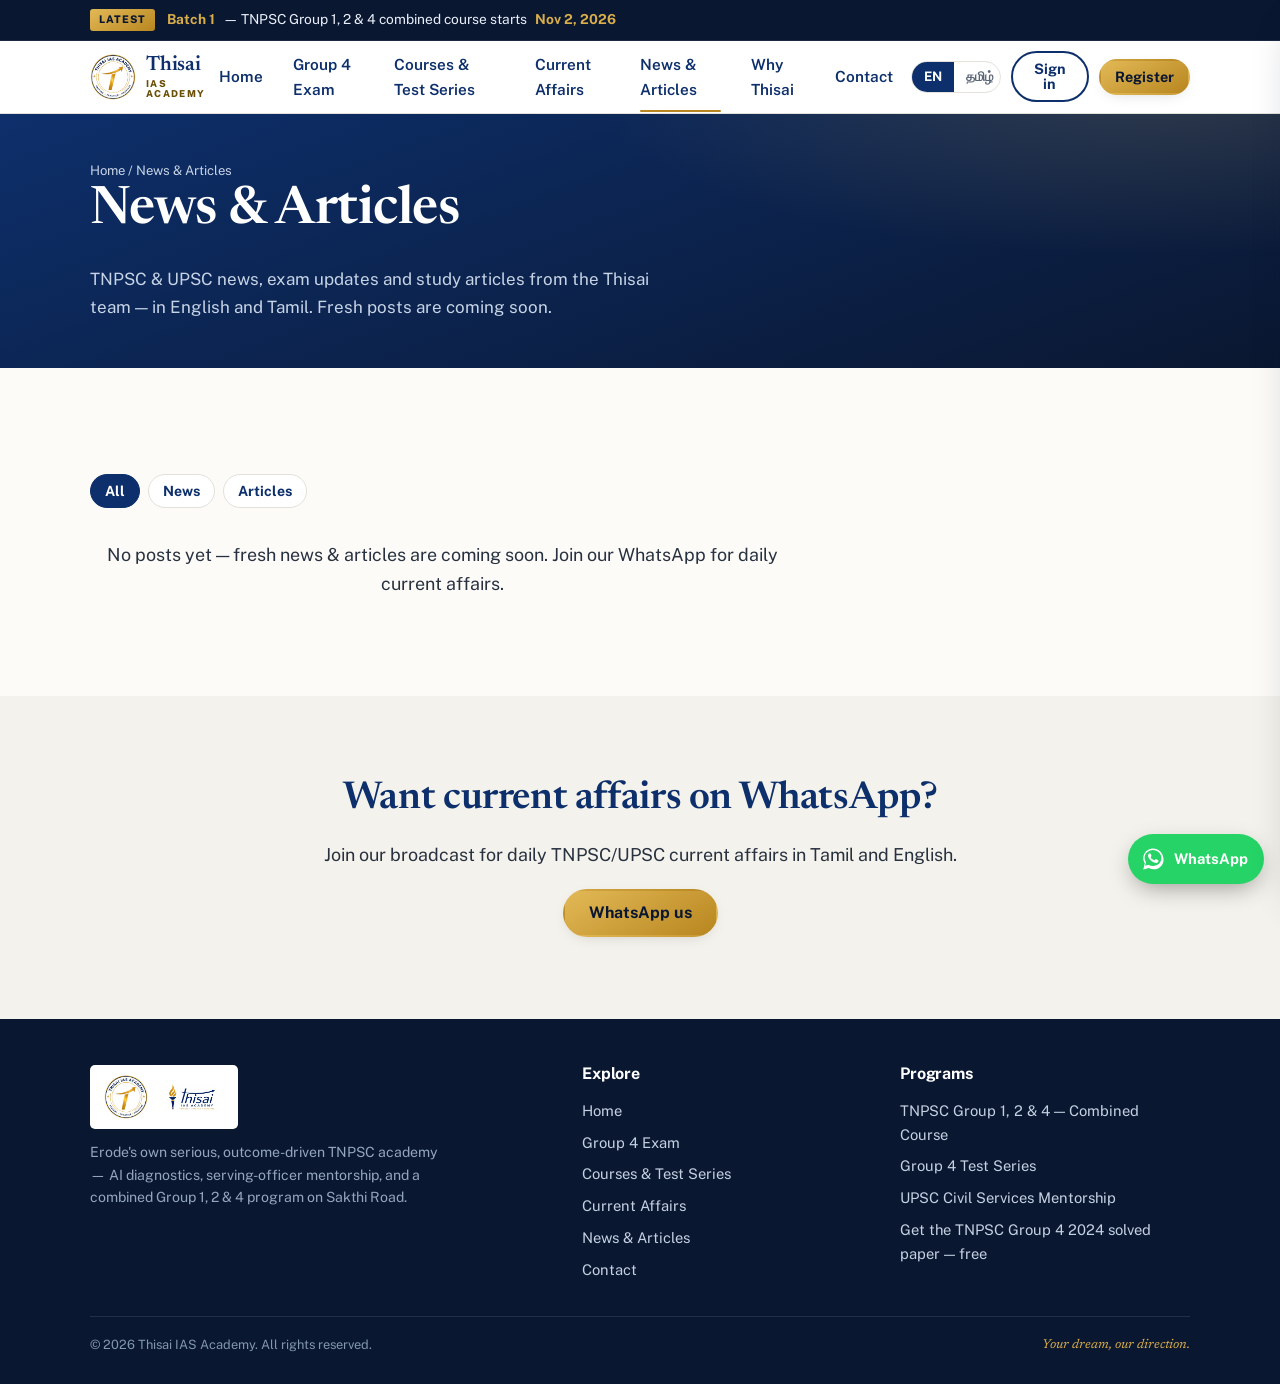
<file: blog.html>
<!DOCTYPE html>
<html lang="en">
<head>
  <meta charset="UTF-8" />
  <meta name="viewport" content="width=device-width, initial-scale=1.0" />
  <title>News &amp; Articles | Thisai IAS Academy, Erode</title>
  <meta name="description" content="TNPSC and UPSC current affairs, exam strategy articles and study notes from Thisai IAS Academy, Erode — in English and Tamil." />
  <meta name="robots" content="index, follow" />
  <link rel="canonical" href="https://thisai.pro/blog.html" />
  <meta name="theme-color" content="#0a1730" />
  <meta property="og:type" content="website" />
  <meta property="og:title" content="Blog, Articles & Current Affairs — Thisai IAS Academy" />
  <meta property="og:description" content="TNPSC & UPSC current affairs, exam strategy and study notes — English and Tamil." />
  <meta property="og:image" content="https://thisai.pro/assets/og-image.png" />
  <meta property="og:url" content="https://thisai.pro/blog.html" />

  <link rel="preconnect" href="https://fonts.googleapis.com" />
  <link rel="preconnect" href="https://fonts.gstatic.com" crossorigin />
  <link href="https://fonts.googleapis.com/css2?family=Newsreader:opsz,wght@6..72,400;6..72,600&family=Noto+Sans+Tamil:wght@400;500;700&family=Public+Sans:wght@400;500;600;700&display=swap" rel="stylesheet" />
  <link rel="icon" href="assets/favicon-32.png" sizes="32x32" />
  <link rel="icon" href="assets/favicon-180.png" sizes="180x180" />
  <link rel="apple-touch-icon" href="assets/favicon-180.png" />
  <link rel="stylesheet" href="css/styles.css" />
</head>
<body>
  <!-- ANNOUNCEMENT BAR -->
  <div class="annc" role="region" aria-label="Announcements">
    <div class="annc-inner">
      <span class="annc-tag" data-i18n="annc.tag">Latest</span>
      <div class="annc-track">
        <p class="annc-item" data-i18n-html="annc.1"><b>Batch 1</b> — TNPSC Group 1, 2 &amp; 4 combined course starts <b>Nov 2, 2026</b></p>
        <p class="annc-item" data-i18n-html="annc.2">New <b>Group 4 Test Series</b> begins <b>Oct 20, 2026</b> — register now</p>
        <p class="annc-item" data-i18n-html="annc.3"><b>Free UPSC mentorship</b> for Erode's talented aspirants — guided by UPSC interview-stage candidates</p>
      </div>
    </div>
  </div>

  <!-- HEADER -->
  <header class="site-header">
    <div class="wrap header-inner">
      <a class="brand" href="index.html" aria-label="Thisai IAS Academy home">
        <img class="brand-seal" src="assets/logo-badge.webp" alt="Thisai IAS Academy" width="48" height="48" />
        <span class="brand-wm"><strong>Thisai</strong><em>IAS Academy</em></span>
      </a>
      <nav class="nav" aria-label="Primary">
        <a href="index.html" data-i18n="nav.home">Home</a>
        <a href="group4.html" data-i18n="nav.group4">Group 4 Exam</a>
        <a href="courses.html" data-i18n="nav.courses">Courses &amp; Test Series</a>
        <a href="current-affairs.html" data-i18n="nav.ca">Current Affairs</a>
        <a href="blog.html" class="active" data-i18n="nav.blog">Blog &amp; Current Affairs</a>
        <a href="why.html" data-i18n="nav.why">Why Thisai</a>
        <a href="contact.html" data-i18n="nav.contact">Contact</a>
      </nav>
      <div class="header-actions">
        <div class="lang-toggle" role="group" aria-label="Language">
          <button type="button" class="lang-btn is-active" data-lang="en" aria-pressed="true">EN</button>
          <button type="button" class="lang-btn" data-lang="ta" aria-pressed="false">தமிழ்</button>
        </div>
        <span data-auth-slot></span>
        <a href="index.html#register" class="btn btn-gold btn-sm hide-mobile" data-i18n="btn.register">Register</a>
        <button class="hamb" data-menu-open aria-label="Open menu" data-i18n-aria="btn.menu"><span></span></button>
      </div>
    </div>
  </header>

  <!-- MOBILE MENU -->
  <div class="scrim" data-scrim></div>
  <nav id="mobile-menu" class="mobile-menu" aria-label="Mobile">
    <div class="mm-head"><strong style="color:var(--navy);font-family:var(--font-head)">Thisai IAS Academy</strong><button class="mm-close" data-menu-close aria-label="Close menu">&times;</button></div>
    <a href="index.html" data-i18n="nav.home">Home</a>
    <a href="group4.html" data-i18n="nav.group4">Group 4 Exam</a>
        <a href="courses.html" data-i18n="nav.courses">Courses &amp; Test Series</a>
        <a href="current-affairs.html" data-i18n="nav.ca">Current Affairs</a>
    <a href="blog.html" data-i18n="nav.blog">Blog &amp; Current Affairs</a>
    <a href="why.html" data-i18n="nav.why">Why Thisai</a>
    <a href="contact.html" data-i18n="nav.contact">Contact</a>
    <a href="index.html#register" class="btn btn-gold" style="margin-top:14px" data-i18n="btn.register">Register</a>
    <button type="button" class="btn btn-ghost" style="margin-top:8px" data-open-auth="signin" data-i18n="btn.signin">Sign in</button>
  </nav>

  <main>
    <!-- PAGE HERO -->
    <section class="page-hero">
      <div class="wrap">
        <p class="breadcrumb"><a href="index.html" data-i18n="nav.home">Home</a> / <span data-i18n="bp.bc">News &amp; Articles</span></p>
        <h1 data-i18n="bp.title">News &amp; Articles</h1>
        <p data-i18n="bp.sub">TNPSC &amp; UPSC news, exam updates and study articles from the Thisai team — in English and Tamil. Fresh posts are coming soon.</p>
      </div>
    </section>

    <section class="section">
      <div class="wrap">
        <!-- Filters -->
        <div class="blog-filters" role="group" aria-label="Filter posts">
          <button class="filter-btn active" data-filter="all" data-i18n="bp.filter.all">All</button>
          <button class="filter-btn" data-filter="news" data-i18n="bp.filter.news">News</button>
          <button class="filter-btn" data-filter="article" data-i18n="bp.filter.article">Articles</button>
        </div>

        <!-- ADMIN TOOLBAR (shown only to super admins — see config.SUPER_ADMINS & js/blog-admin.js) -->
        <div class="admin-bar" id="admin-bar">
          <span class="admin-badge">Super Admin</span>
          <span class="admin-who"></span>
          <button type="button" class="btn btn-gold btn-sm" id="admin-write">✍️ Write / publish post</button>
        </div>

        <div class="composer" id="composer">
          <h3>Write a post</h3>
          <form id="composer-form" class="lead-form">
            <div class="field"><label for="c-title">Title</label><input id="c-title" type="text" required placeholder="Post title" /></div>
            <div class="field row2">
              <div class="field" style="gap:6px"><label for="c-cat">Category</label>
                <select id="c-cat"><option value="news">News</option><option value="article">Article</option></select></div>
              <div class="field" style="gap:6px"><label for="c-date">Date label</label><input id="c-date" type="text" placeholder="e.g. 10 Oct 2026" /></div>
            </div>
            <div class="field"><label for="c-excerpt">Excerpt / summary</label><textarea id="c-excerpt" required placeholder="A short summary shown on the card"></textarea></div>
            <div class="field"><label for="c-url">Read-more link (optional)</label><input id="c-url" type="url" placeholder="https://… (leave blank for #)" /></div>
            <div class="contact-cta-row">
              <button type="submit" class="btn btn-navy" data-action="draft">Save as local draft</button>
              <button type="submit" class="btn btn-gold" data-action="html">Generate publish HTML</button>
            </div>
          </form>
          <div id="composer-out-wrap" style="display:none;margin-top:16px">
            <p class="form-micro" style="margin-bottom:8px">Paste this into <code>blog.html</code> (inside <code>&lt;div class="blog-grid"&gt;</code>) and deploy to publish for everyone — or wire a CMS/backend (see README).</p>
            <pre class="out" id="composer-out"></pre>
            <div class="contact-cta-row" style="margin-top:10px">
              <button type="button" class="btn btn-ghost btn-sm" id="composer-copy">Copy HTML</button>
              <button type="button" class="btn btn-ghost btn-sm" id="composer-download">Download .html</button>
            </div>
          </div>
        </div>

        <!-- ============================================================
             POSTS — real posts go here. There are none yet ("coming soon").
             Add one as: <article class="post" data-cat="news|article"> …
             matching the card structure, or use the admin composer above.
             ============================================================ -->
        <div class="blog-grid"></div>

        <p class="lead" data-empty style="text-align:center;margin-top:10px" data-i18n="bp.empty">No posts yet — fresh news &amp; articles are coming soon. Join our WhatsApp for daily current affairs.</p>
      </div>
    </section>

    <!-- CTA -->
    <section class="section section-alt">
      <div class="wrap narrow" style="text-align:center">
        <h2 data-i18n="bp.cta.t">Want current affairs on WhatsApp?</h2>
        <p class="lead" style="margin:0 auto 20px" data-i18n="bp.cta.d">Join our broadcast for daily TNPSC/UPSC current affairs in Tamil and English.</p>
        <a class="btn btn-gold" data-wa="ca" href="#" target="_blank" rel="noopener">WhatsApp us</a>
      </div>
    </section>
  </main>

  <!-- FOOTER -->
  <footer class="site-footer">
    <div class="wrap">
      <div class="footer-grid">
        <div>
          <span class="footer-logo"><img class="fl-mark" src="assets/logo-badge.webp" alt="" aria-hidden="true" width="44" height="44" /><img class="fl-word" src="assets/logo-horizontal.png" alt="Thisai IAS Academy" width="2000" height="1000" /></span>
          <p class="footer-note" data-i18n="foot.note">Erode's own serious, outcome-driven TNPSC academy — AI diagnostics, serving-officer mentorship, and a combined Group 1, 2 & 4 program on Sakthi Road.</p>
        </div>
        <div class="footer-col"><h4 data-i18n="foot.explore">Explore</h4>
          <a href="index.html" data-i18n="nav.home">Home</a>
          <a href="group4.html" data-i18n="nav.group4">Group 4 Exam</a>
        <a href="courses.html" data-i18n="nav.courses">Courses &amp; Test Series</a>
        <a href="current-affairs.html" data-i18n="nav.ca">Current Affairs</a>
          <a href="blog.html" data-i18n="nav.blog">Blog &amp; Current Affairs</a>
          <a href="contact.html" data-i18n="nav.contact">Contact</a>
        </div>
        <div class="footer-col"><h4 data-i18n="foot.programs">Programs</h4>
          <a href="courses.html#combined" data-i18n="prog.1.title">TNPSC Group 1, 2 &amp; 4</a>
          <a href="courses.html#testseries" data-i18n="prog.2.title">Group 4 Test Series</a>
          <a href="courses.html#upsc" data-i18n="prog.3.title">UPSC Mentorship</a>
          <a href="index.html#freepaper" data-i18n="lead.title">Free Group 4 2024 paper</a>
        </div>
      </div>
      <div class="footer-bottom">
        <span data-i18n="foot.rights">© <span data-year>2026</span> Thisai IAS Academy. All rights reserved.</span>
        <span data-i18n="slogan" style="color:var(--gold-br);font-family:var(--font-head);font-style:italic">Your dream, our direction.</span>
      </div>
    </div>
  </footer>

  <a class="wa-float" data-wa="floating" href="#" target="_blank" rel="noopener" aria-label="Chat with us on WhatsApp">
    <svg viewBox="0 0 32 32" width="26" height="26" aria-hidden="true"><path fill="currentColor" d="M16 3C9.4 3 4 8.3 4 14.9c0 2.4.7 4.6 1.9 6.5L4 29l7-1.8c1.8 1 3.8 1.5 6 1.5 6.6 0 12-5.3 12-11.9C29 8.3 22.6 3 16 3zm0 21.7c-1.9 0-3.7-.5-5.2-1.4l-.4-.2-4.1 1.1 1.1-4-.2-.4c-1-1.6-1.5-3.4-1.5-5.4C5.7 9.3 10.3 4.8 16 4.8s10.3 4.5 10.3 10.1S21.7 24.7 16 24.7zm5.7-7.6c-.3-.2-1.8-.9-2.1-1s-.5-.2-.7.2-.8 1-.9 1.2-.3.2-.6.1c-.3-.2-1.3-.5-2.5-1.5-.9-.8-1.5-1.8-1.7-2.1s0-.5.1-.6l.5-.5c.2-.2.2-.3.3-.5s.1-.4 0-.5-.7-1.7-1-2.3c-.3-.6-.5-.5-.7-.5h-.6c-.2 0-.5.1-.8.4s-1.1 1-1.1 2.6 1.1 3 1.3 3.2c.2.2 2.2 3.4 5.4 4.8.8.3 1.3.5 1.8.6.8.2 1.4.2 2 .1.6-.1 1.8-.7 2.1-1.5.3-.7.3-1.4.2-1.5-.1-.1-.3-.2-.6-.3z"/></svg>
    <span class="wa-label">WhatsApp</span>
  </a>

  <!-- AUTH MODAL -->
  <div class="modal" id="auth-modal" role="dialog" aria-modal="true" aria-label="Sign in or sign up">
    <div class="modal-scrim"></div>
    <div class="modal-card">
      <button class="modal-close" aria-label="Close">&times;</button>
      <img class="modal-logo" src="assets/logo-horizontal.png" alt="Thisai IAS Academy" width="2000" height="1000" />
      <div class="auth-tabs">
        <button type="button" class="auth-tab active" data-authtab="signin" data-i18n="auth.signin">Sign in</button>
        <button type="button" class="auth-tab" data-authtab="signup" data-i18n="auth.signup">Sign up</button>
      </div>
      <div class="auth-pane active" data-authpane="signin">
        <form id="form-signin" class="lead-form" novalidate>
          <div class="field"><label for="si-id" data-i18n="auth.email">Email or phone</label><input id="si-id" name="identifier" type="text" autocomplete="username" required data-i18n-ph="auth.email.ph" placeholder="you@example.com or mobile" /><span class="field-error" data-error></span></div>
          <div class="field"><label for="si-pass" data-i18n="auth.pass">Password</label><input id="si-pass" name="password" type="password" autocomplete="current-password" required data-i18n-ph="auth.pass.ph" placeholder="Your password" /><span class="field-error" data-error></span></div>
          <button type="submit" class="btn btn-gold btn-block" data-i18n="auth.signin.btn">Sign in</button>
        </form>
        <p class="auth-alt"><button type="button" data-switch-tab="signup" data-i18n="auth.toSignup">New to Thisai? Create an account</button></p>
      </div>
      <div class="auth-pane" data-authpane="signup">
        <form id="form-signup" class="lead-form" novalidate>
          <div class="field"><label for="su-name" data-i18n="auth.name">Full name</label><input id="su-name" name="name" type="text" autocomplete="name" required data-i18n-ph="auth.name.ph" placeholder="Your name" /><span class="field-error" data-error></span></div>
          <div class="field"><label for="su-phone" data-i18n="auth.phone">WhatsApp number</label><input id="su-phone" name="phone" type="tel" inputmode="numeric" autocomplete="tel" required data-i18n-ph="auth.phone.ph" placeholder="10-digit mobile number" /><span class="field-error" data-error></span></div>
          <div class="field"><label for="su-email" data-i18n="auth.emailf">Email</label><input id="su-email" name="email" type="email" autocomplete="email" required data-i18n-ph="auth.emailf.ph" placeholder="you@example.com" /><span class="field-error" data-error></span></div>
          <div class="field row2">
            <div class="field" style="gap:6px"><label for="su-pass" data-i18n="auth.pass">Password</label><input id="su-pass" name="password" type="password" autocomplete="new-password" required data-i18n-ph="auth.pass.ph" placeholder="Password" /><span class="field-error" data-error></span></div>
            <div class="field" style="gap:6px"><label for="su-pass2" data-i18n="auth.pass2">Confirm</label><input id="su-pass2" name="password2" type="password" autocomplete="new-password" required data-i18n-ph="auth.pass2.ph" placeholder="Confirm" /><span class="field-error" data-error></span></div>
          </div>
          <button type="submit" class="btn btn-gold btn-block" data-i18n="auth.signup.btn">Create account</button>
        </form>
        <p class="auth-alt"><button type="button" data-switch-tab="signin" data-i18n="auth.toSignin">Already have an account? Sign in</button></p>
      </div>
      <p class="auth-note" data-i18n="auth.note">Demo accounts are stored only in this browser. Connect a real auth backend (Firebase / Supabase) before launch — see js/auth.js.</p>
    </div>
  </div>

  <div class="toast" data-toast hidden role="status" aria-live="polite"></div>

  <script src="config.js"></script>
  <script src="js/icons.js" defer></script>
  <script src="js/i18n.js" defer></script>
  <script src="js/auth.js" defer></script>
  <script src="js/main.js" defer></script>
  <script src="js/blog-admin.js" defer></script>
</body>
</html>
</file>
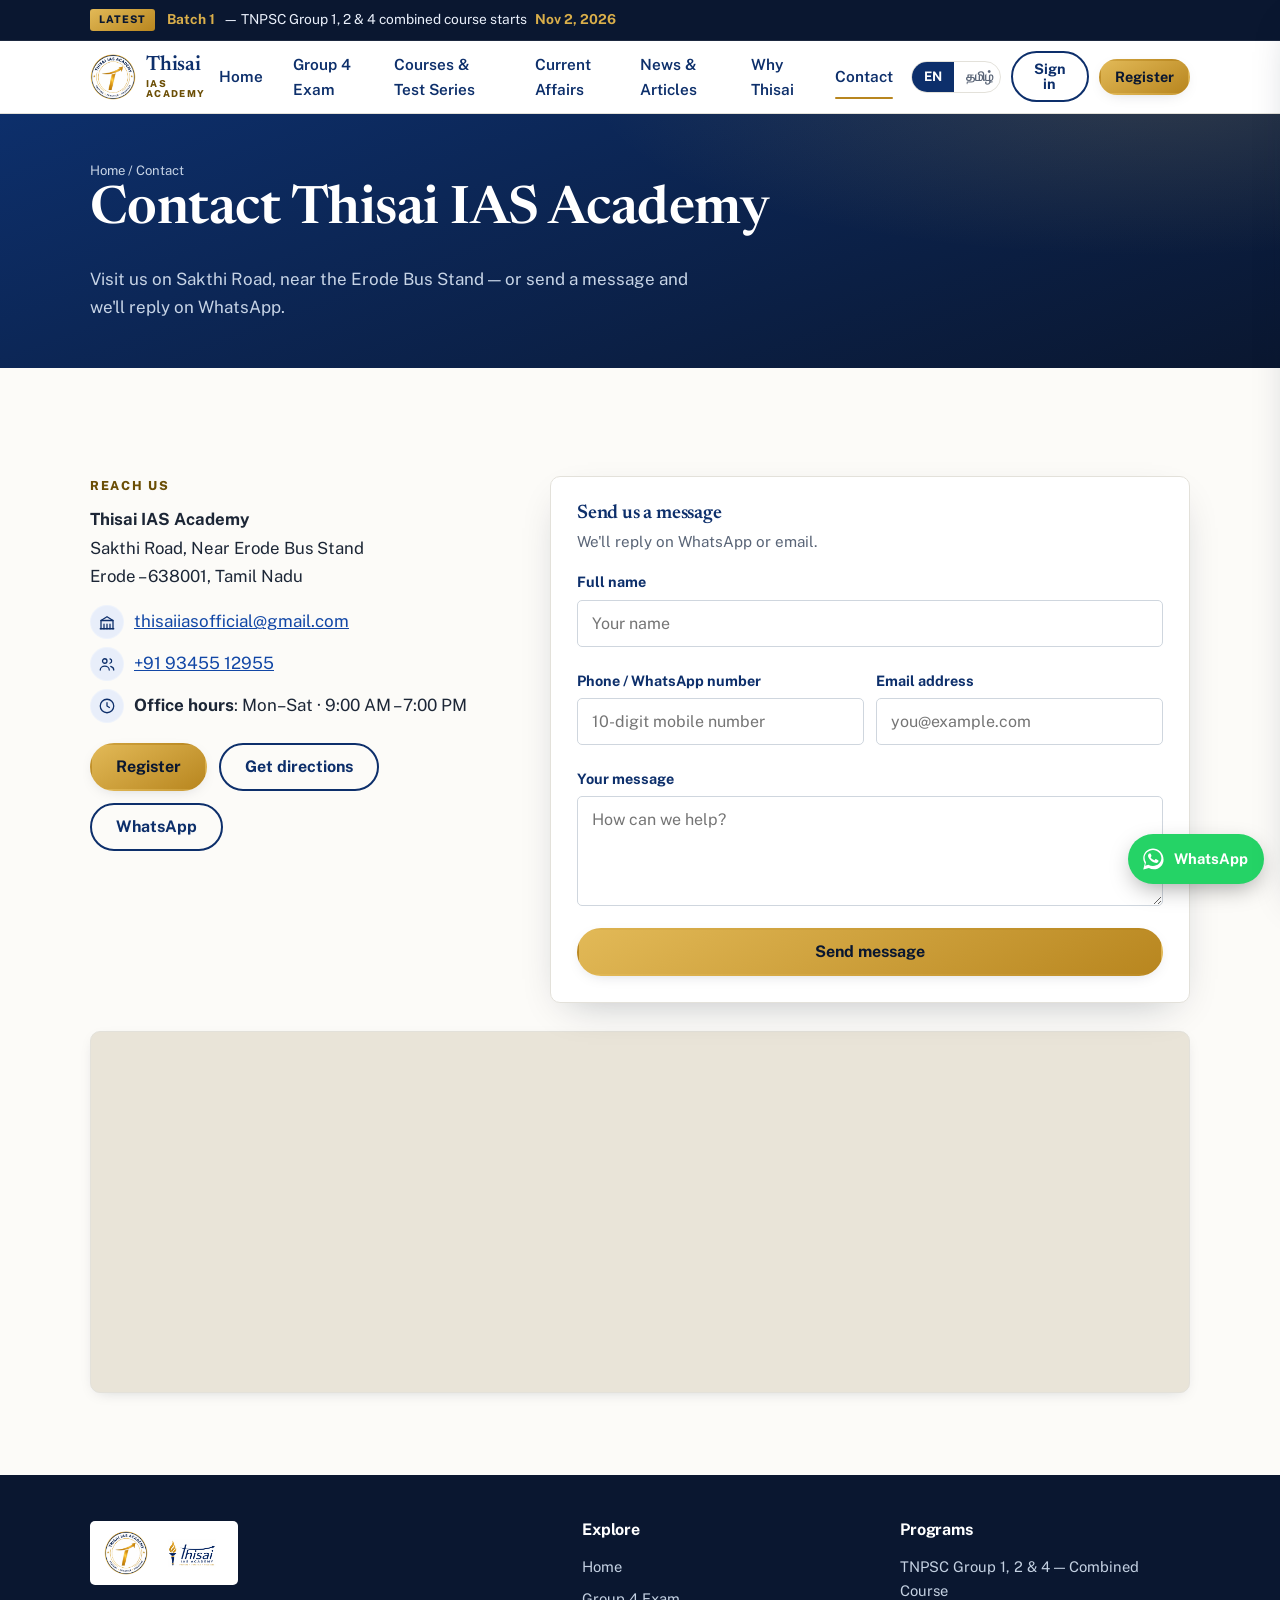
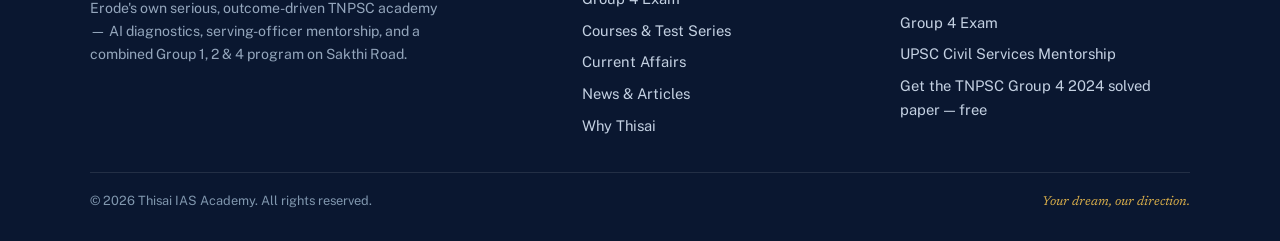
<file: contact.html>
<!DOCTYPE html>
<html lang="en">
<head>
  <meta charset="UTF-8" />
  <meta name="viewport" content="width=device-width, initial-scale=1.0" />
  <title>Contact | Thisai IAS Academy — Sakthi Road, Erode</title>
  <meta name="description" content="Contact Thisai IAS Academy, Sakthi Road, near Erode Bus Stand, Erode – 638001. Phone +91 93455 12955, email thisaiiasofficial@gmail.com. Send a message or get directions." />
  <meta name="robots" content="index, follow" />
  <link rel="canonical" href="https://thisai.pro/contact.html" />
  <meta name="theme-color" content="#0a1730" />
  <meta property="og:type" content="website" />
  <meta property="og:title" content="Contact Thisai IAS Academy — Erode" />
  <meta property="og:description" content="Sakthi Road, near Erode Bus Stand. Call +91 93455 12955 or send us a message." />
  <meta property="og:image" content="https://thisai.pro/assets/og-image.png" />
  <meta property="og:url" content="https://thisai.pro/contact.html" />

  <link rel="preconnect" href="https://fonts.googleapis.com" />
  <link rel="preconnect" href="https://fonts.gstatic.com" crossorigin />
  <link href="https://fonts.googleapis.com/css2?family=Newsreader:opsz,wght@6..72,400;6..72,600&family=Noto+Sans+Tamil:wght@400;500;700&family=Public+Sans:wght@400;500;600;700&display=swap" rel="stylesheet" />
  <link rel="icon" href="assets/favicon-32.png" sizes="32x32" />
  <link rel="icon" href="assets/favicon-180.png" sizes="180x180" />
  <link rel="apple-touch-icon" href="assets/favicon-180.png" />
  <link rel="stylesheet" href="css/styles.css" />

  <script type="application/ld+json">
  {
    "@context": "https://schema.org", "@type": "EducationalOrganization",
    "name": "Thisai IAS Academy", "url": "https://thisai.pro/",
    "email": "thisaiiasofficial@gmail.com", "telephone": "+91-93455-12955",
    "address": { "@type": "PostalAddress", "streetAddress": "Sakthi Road, Near Erode Bus Stand", "addressLocality": "Erode", "addressRegion": "Tamil Nadu", "postalCode": "638001", "addressCountry": "IN" }
  }
  </script>
</head>
<body>
  <div class="annc" role="region" aria-label="Announcements">
    <div class="annc-inner">
      <span class="annc-tag" data-i18n="annc.tag">Latest</span>
      <div class="annc-track">
        <p class="annc-item" data-i18n-html="annc.1"><b>Batch 1</b> — TNPSC Group 1, 2 &amp; 4 combined course starts <b>Nov 2, 2026</b></p>
        <p class="annc-item" data-i18n-html="annc.2">New <b>Group 4 Test Series</b> begins <b>Oct 20, 2026</b> — register now</p>
        <p class="annc-item" data-i18n-html="annc.3"><b>Free UPSC mentorship</b> for Erode's talented aspirants — guided by UPSC interview-stage candidates</p>
      </div>
    </div>
  </div>

  <header class="site-header">
    <div class="wrap header-inner">
      <a class="brand" href="index.html" aria-label="Thisai IAS Academy home">
        <img class="brand-seal" src="assets/logo-badge.webp" alt="Thisai IAS Academy" width="48" height="48" />
        <span class="brand-wm"><strong>Thisai</strong><em>IAS Academy</em></span>
      </a>
      <nav class="nav" aria-label="Primary">
        <a href="index.html" data-i18n="nav.home">Home</a>
        <a href="group4.html" data-i18n="nav.group4">Group 4 Exam</a>
        <a href="courses.html" data-i18n="nav.courses">Courses &amp; Test Series</a>
        <a href="current-affairs.html" data-i18n="nav.ca">Current Affairs</a>
        <a href="blog.html" data-i18n="nav.blog">News &amp; Articles</a>
        <a href="why.html" data-i18n="nav.why">Why Thisai</a>
        <a href="contact.html" class="active" data-i18n="nav.contact">Contact</a>
      </nav>
      <div class="header-actions">
        <div class="lang-toggle" role="group" aria-label="Language">
          <button type="button" class="lang-btn is-active" data-lang="en" aria-pressed="true">EN</button>
          <button type="button" class="lang-btn" data-lang="ta" aria-pressed="false">தமிழ்</button>
        </div>
        <span data-auth-slot></span>
        <a href="index.html#register" class="btn btn-gold btn-sm hide-mobile" data-i18n="btn.register">Register</a>
        <button class="hamb" data-menu-open aria-label="Open menu" data-i18n-aria="btn.menu"><span></span></button>
      </div>
    </div>
  </header>

  <div class="scrim" data-scrim></div>
  <nav id="mobile-menu" class="mobile-menu" aria-label="Mobile">
    <div class="mm-head"><strong style="color:var(--navy);font-family:var(--font-head)">Thisai IAS Academy</strong><button class="mm-close" data-menu-close aria-label="Close menu">&times;</button></div>
    <a href="index.html" data-i18n="nav.home">Home</a>
    <a href="group4.html" data-i18n="nav.group4">Group 4 Exam</a>
    <a href="courses.html" data-i18n="nav.courses">Courses &amp; Test Series</a>
    <a href="current-affairs.html" data-i18n="nav.ca">Current Affairs</a>
    <a href="blog.html" data-i18n="nav.blog">News &amp; Articles</a>
    <a href="why.html" data-i18n="nav.why">Why Thisai</a>
    <a href="contact.html" data-i18n="nav.contact">Contact</a>
    <a href="index.html#register" class="btn btn-gold" style="margin-top:14px" data-i18n="btn.register">Register</a>
    <button type="button" class="btn btn-ghost" style="margin-top:8px" data-open-auth="signin" data-i18n="btn.signin">Sign in</button>
  </nav>

  <main>
    <!-- PAGE HERO -->
    <section class="page-hero">
      <div class="wrap">
        <p class="breadcrumb"><a href="index.html" data-i18n="nav.home">Home</a> / <span data-i18n="co.bc">Contact</span></p>
        <h1 data-i18n="co.title">Contact Thisai IAS Academy</h1>
        <p data-i18n="co.sub">Visit us on Sakthi Road, near the Erode Bus Stand — or send a message and we'll reply on WhatsApp.</p>
      </div>
    </section>

    <section class="section">
      <div class="wrap">
        <div class="contact-grid">
          <div class="contact-info">
            <p class="eyebrow" data-i18n="co.reach">Reach us</p>
            <address><strong>Thisai IAS Academy</strong><br />Sakthi Road, Near Erode Bus Stand<br />Erode – 638001, Tamil Nadu</address>
            <p class="contact-line"><span class="free-ico" style="width:34px;height:34px;background:var(--blue-lt)"><svg class="ico" style="width:18px;height:18px;color:var(--navy)"><use href="#ic-building"></use></svg></span> <a href="mailto:thisaiiasofficial@gmail.com">thisaiiasofficial@gmail.com</a></p>
            <p class="contact-line"><span class="free-ico" style="width:34px;height:34px;background:var(--blue-lt)"><svg class="ico" style="width:18px;height:18px;color:var(--navy)"><use href="#ic-users"></use></svg></span> <a data-phone-link href="#"><span data-phone-display>+91 93455 12955</span></a></p>
            <p class="contact-line"><span class="free-ico" style="width:34px;height:34px;background:var(--blue-lt)"><svg class="ico" style="width:18px;height:18px;color:var(--navy)"><use href="#ic-clock"></use></svg></span> <span><strong data-i18n="co.hours">Office hours</strong>: <span data-i18n="co.hours.v">Mon–Sat · 9:00 AM – 7:00 PM</span></span></p>
            <div class="contact-cta-row">
              <a class="btn btn-gold" href="index.html#register" data-i18n="btn.register">Register</a>
              <a class="btn btn-ghost" data-directions href="#" target="_blank" rel="noopener" data-i18n="contact.directions">Get directions</a>
              <a class="btn btn-ghost" data-wa="floating" href="#" target="_blank" rel="noopener">WhatsApp</a>
            </div>
          </div>

          <div class="form-card" id="message">
            <h3 data-i18n="co.form.title">Send us a message</h3>
            <p class="form-intro" data-i18n="co.form.intro">We'll reply on WhatsApp or email.</p>
            <form id="form-contact" class="lead-form" novalidate>
              <input type="hidden" name="_form" value="Contact message" />
              <div class="field"><label for="c-name" data-i18n="f.name">Full name</label><input id="c-name" name="name" type="text" autocomplete="name" required minlength="2" data-i18n-ph="f.name.ph" placeholder="Your name" /><span class="field-error" data-error></span></div>
              <div class="field row2">
                <div class="field" style="gap:6px"><label for="c-phone" data-i18n="f.phone">Phone number</label><input id="c-phone" name="phone" type="tel" inputmode="numeric" autocomplete="tel" required data-i18n-ph="f.phone.ph" placeholder="10-digit mobile" /><span class="field-error" data-error></span></div>
                <div class="field" style="gap:6px"><label for="c-email" data-i18n="ts.email">Email address</label><input id="c-email" name="email" type="email" autocomplete="email" required data-i18n-ph="ts.email.ph" placeholder="you@example.com" /><span class="field-error" data-error></span></div>
              </div>
              <div class="field"><label for="c-msg" data-i18n="co.msg">Your message</label><textarea id="c-msg" name="message" required data-i18n-ph="co.msg.ph" placeholder="How can we help?"></textarea><span class="field-error" data-error></span></div>
              <button type="submit" class="btn btn-gold btn-block" data-i18n="co.send">Send message</button>
              <div class="form-success" data-success hidden role="status">
                <div class="success-tick" aria-hidden="true">✓</div>
                <h4 data-i18n="co.success.t">Message sent.</h4>
                <p data-i18n="co.success.d">Thanks! Our team will get back to you shortly.</p>
              </div>
            </form>
          </div>
        </div>

        <div class="map-wrap" style="margin-top:28px">
          <iframe data-map title="Map to Thisai IAS Academy, Sakthi Road, Erode" loading="lazy" referrerpolicy="no-referrer-when-downgrade" allowfullscreen></iframe>
        </div>
      </div>
    </section>
  </main>

  <footer class="site-footer">
    <div class="wrap">
      <div class="footer-grid">
        <div>
          <span class="footer-logo"><img class="fl-mark" src="assets/logo-badge.webp" alt="" aria-hidden="true" width="44" height="44" /><img class="fl-word" src="assets/logo-horizontal.png" alt="Thisai IAS Academy" width="2000" height="1000" /></span>
          <p class="footer-note" data-i18n="foot.note">Erode's own serious, outcome-driven TNPSC academy — AI diagnostics, serving-officer mentorship, and a combined Group 1, 2 & 4 program on Sakthi Road.</p>
        </div>
        <div class="footer-col"><h4 data-i18n="foot.explore">Explore</h4>
          <a href="index.html" data-i18n="nav.home">Home</a>
          <a href="group4.html" data-i18n="nav.group4">Group 4 Exam</a>
          <a href="courses.html" data-i18n="nav.courses">Courses &amp; Test Series</a>
          <a href="current-affairs.html" data-i18n="nav.ca">Current Affairs</a>
          <a href="blog.html" data-i18n="nav.blog">News &amp; Articles</a>
          <a href="why.html" data-i18n="nav.why">Why Thisai</a>
        </div>
        <div class="footer-col"><h4 data-i18n="foot.programs">Programs</h4>
          <a href="index.html#register" data-i18n="prog.1.title">TNPSC Group 1, 2 &amp; 4</a>
          <a href="group4.html" data-i18n="nav.group4">Group 4 Exam</a>
          <a href="courses.html#upsc" data-i18n="prog.3.title">UPSC Mentorship</a>
          <a href="index.html#freepaper" data-i18n="lead.title">Free Group 4 2024 paper</a>
        </div>
      </div>
      <div class="footer-bottom">
        <span data-i18n="foot.rights">© <span data-year>2026</span> Thisai IAS Academy. All rights reserved.</span>
        <span>
          <a href="students.html" data-admin-only hidden style="color:var(--gold-br);margin-right:14px">Registered students</a>
          <span data-i18n="slogan" style="color:var(--gold-br);font-family:var(--font-head);font-style:italic">Your dream, our direction.</span>
        </span>
      </div>
    </div>
  </footer>

  <a class="wa-float" data-wa="floating" href="#" target="_blank" rel="noopener" aria-label="Chat with us on WhatsApp">
    <svg viewBox="0 0 32 32" width="26" height="26" aria-hidden="true"><path fill="currentColor" d="M16 3C9.4 3 4 8.3 4 14.9c0 2.4.7 4.6 1.9 6.5L4 29l7-1.8c1.8 1 3.8 1.5 6 1.5 6.6 0 12-5.3 12-11.9C29 8.3 22.6 3 16 3zm0 21.7c-1.9 0-3.7-.5-5.2-1.4l-.4-.2-4.1 1.1 1.1-4-.2-.4c-1-1.6-1.5-3.4-1.5-5.4C5.7 9.3 10.3 4.8 16 4.8s10.3 4.5 10.3 10.1S21.7 24.7 16 24.7zm5.7-7.6c-.3-.2-1.8-.9-2.1-1s-.5-.2-.7.2-.8 1-.9 1.2-.3.2-.6.1c-.3-.2-1.3-.5-2.5-1.5-.9-.8-1.5-1.8-1.7-2.1s0-.5.1-.6l.5-.5c.2-.2.2-.3.3-.5s.1-.4 0-.5-.7-1.7-1-2.3c-.3-.6-.5-.5-.7-.5h-.6c-.2 0-.5.1-.8.4s-1.1 1-1.1 2.6 1.1 3 1.3 3.2c.2.2 2.2 3.4 5.4 4.8.8.3 1.3.5 1.8.6.8.2 1.4.2 2 .1.6-.1 1.8-.7 2.1-1.5.3-.7.3-1.4.2-1.5-.1-.1-.3-.2-.6-.3z"/></svg>
    <span class="wa-label">WhatsApp</span>
  </a>

  <div class="modal" id="auth-modal" role="dialog" aria-modal="true" aria-label="Sign in or sign up">
    <div class="modal-scrim"></div>
    <div class="modal-card">
      <button class="modal-close" aria-label="Close">&times;</button>
      <img class="modal-logo" src="assets/logo-horizontal.png" alt="Thisai IAS Academy" width="2000" height="1000" />
      <div class="auth-tabs">
        <button type="button" class="auth-tab active" data-authtab="signin" data-i18n="auth.signin">Sign in</button>
        <button type="button" class="auth-tab" data-authtab="signup" data-i18n="auth.signup">Sign up</button>
      </div>
      <div class="auth-pane active" data-authpane="signin">
        <form id="form-signin" class="lead-form" novalidate>
          <div class="field"><label for="si-id" data-i18n="auth.email">Email or phone</label><input id="si-id" name="identifier" type="text" autocomplete="username" required data-i18n-ph="auth.email.ph" placeholder="you@example.com or mobile" /><span class="field-error" data-error></span></div>
          <div class="field"><label for="si-pass" data-i18n="auth.pass">Password</label><input id="si-pass" name="password" type="password" autocomplete="current-password" required data-i18n-ph="auth.pass.ph" placeholder="Your password" /><span class="field-error" data-error></span></div>
          <button type="submit" class="btn btn-gold btn-block" data-i18n="auth.signin.btn">Sign in</button>
        </form>
        <p class="auth-alt"><button type="button" data-switch-tab="signup" data-i18n="auth.toSignup">New to Thisai? Create an account</button></p>
      </div>
      <div class="auth-pane" data-authpane="signup">
        <form id="form-signup" class="lead-form" novalidate>
          <div class="field"><label for="su-name" data-i18n="auth.name">Full name</label><input id="su-name" name="name" type="text" autocomplete="name" required data-i18n-ph="auth.name.ph" placeholder="Your name" /><span class="field-error" data-error></span></div>
          <div class="field"><label for="su-phone" data-i18n="auth.phone">WhatsApp number</label><input id="su-phone" name="phone" type="tel" inputmode="numeric" autocomplete="tel" required data-i18n-ph="auth.phone.ph" placeholder="10-digit mobile number" /><span class="field-error" data-error></span></div>
          <div class="field"><label for="su-email" data-i18n="auth.emailf">Email</label><input id="su-email" name="email" type="email" autocomplete="email" required data-i18n-ph="auth.emailf.ph" placeholder="you@example.com" /><span class="field-error" data-error></span></div>
          <div class="field row2">
            <div class="field" style="gap:6px"><label for="su-pass" data-i18n="auth.pass">Password</label><input id="su-pass" name="password" type="password" autocomplete="new-password" required data-i18n-ph="auth.pass.ph" placeholder="Password" /><span class="field-error" data-error></span></div>
            <div class="field" style="gap:6px"><label for="su-pass2" data-i18n="auth.pass2">Confirm</label><input id="su-pass2" name="password2" type="password" autocomplete="new-password" required data-i18n-ph="auth.pass2.ph" placeholder="Confirm" /><span class="field-error" data-error></span></div>
          </div>
          <button type="submit" class="btn btn-gold btn-block" data-i18n="auth.signup.btn">Create account</button>
        </form>
        <p class="auth-alt"><button type="button" data-switch-tab="signin" data-i18n="auth.toSignin">Already have an account? Sign in</button></p>
      </div>
      <p class="auth-note" data-i18n="auth.note">Demo accounts are stored only in this browser. Connect a real auth backend (Firebase / Supabase) before launch — see js/auth.js.</p>
    </div>
  </div>

  <div class="toast" data-toast hidden role="status" aria-live="polite"></div>

  <script src="config.js"></script>
  <script src="js/icons.js" defer></script>
  <script src="js/i18n.js" defer></script>
  <script src="js/auth.js" defer></script>
  <script src="js/main.js" defer></script>
</body>
</html>
</file>
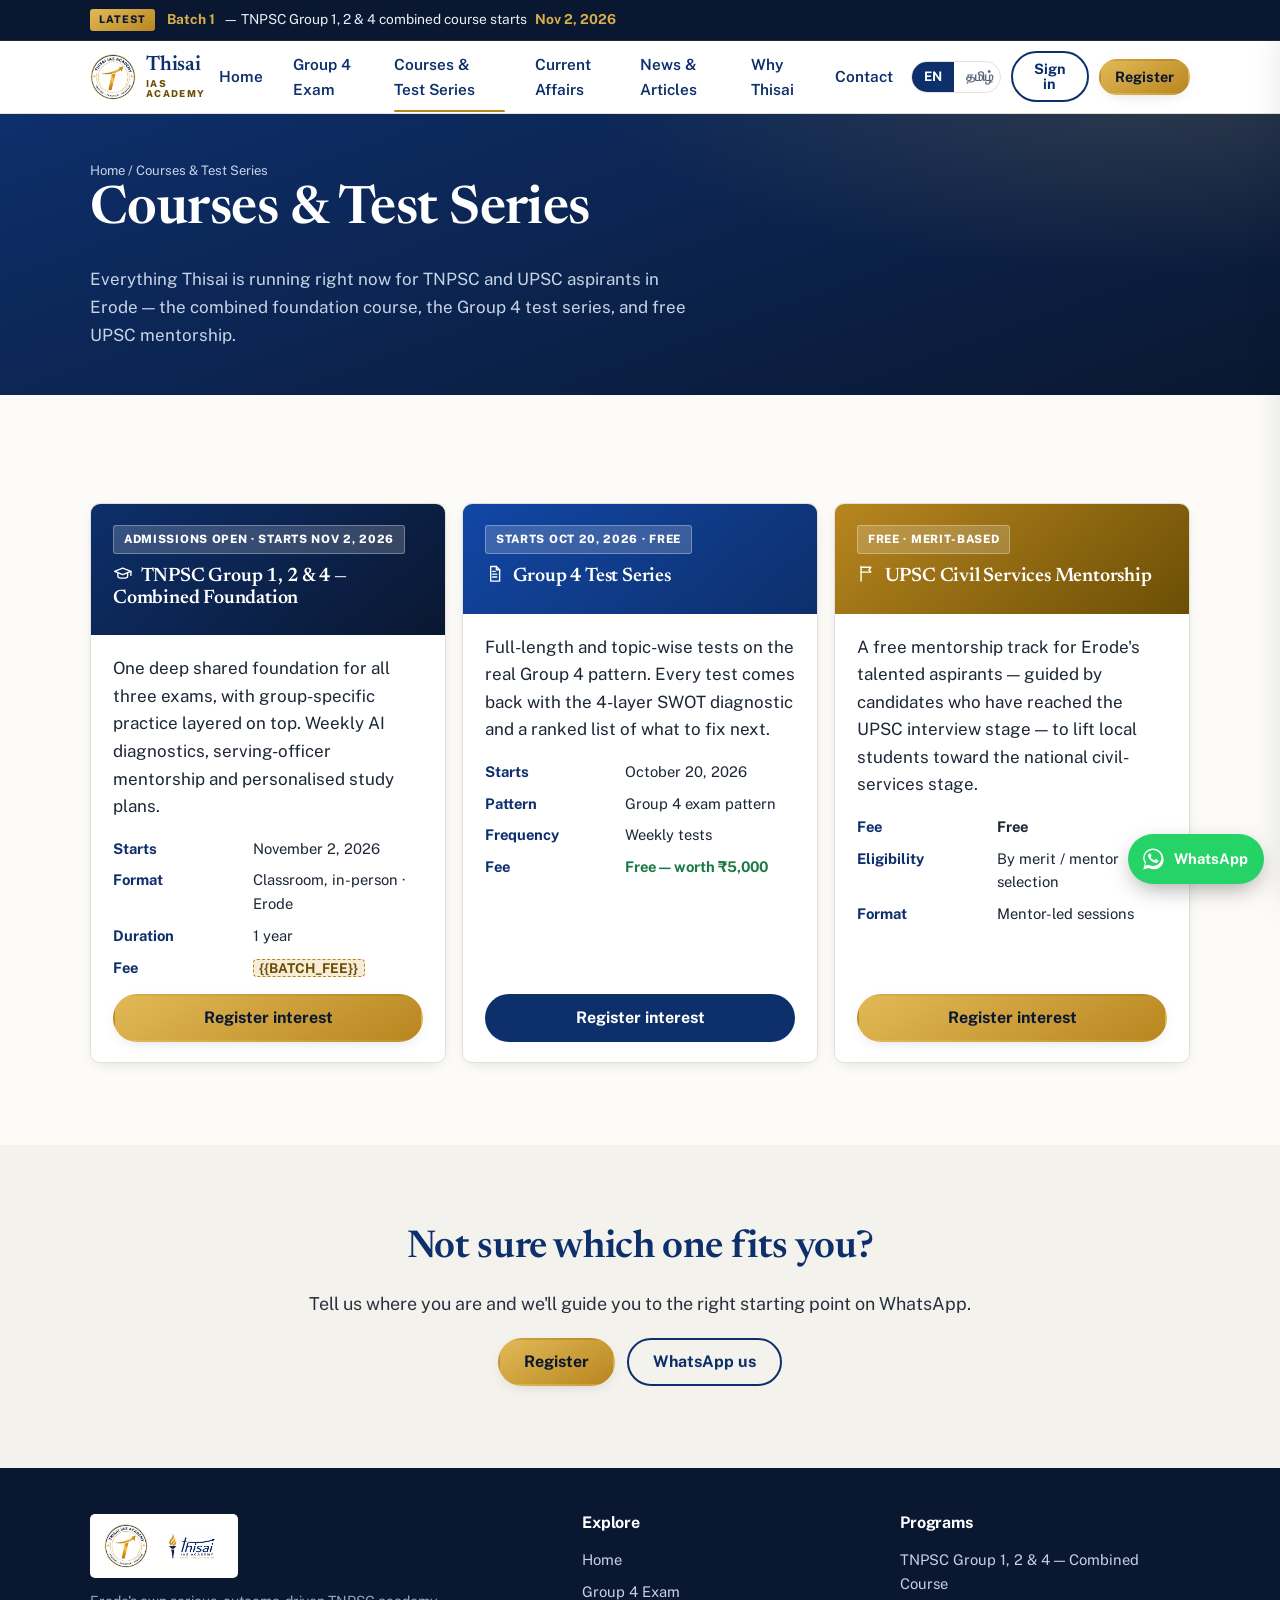
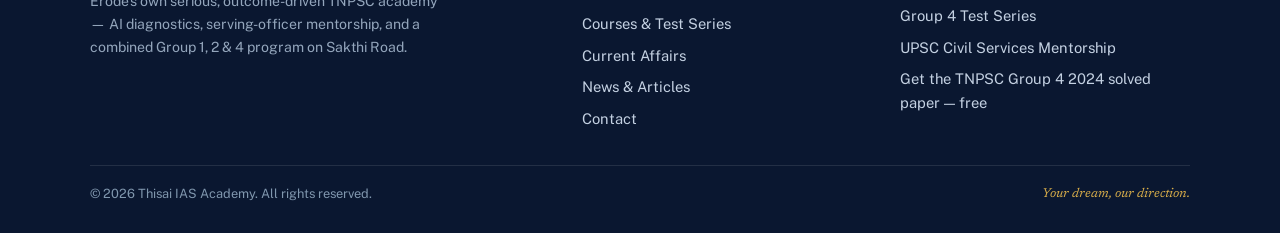
<file: courses.html>
<!DOCTYPE html>
<html lang="en">
<head>
  <meta charset="UTF-8" />
  <meta name="viewport" content="width=device-width, initial-scale=1.0" />
  <title>Courses &amp; Test Series | Thisai IAS Academy — TNPSC &amp; UPSC, Erode</title>
  <meta name="description" content="Thisai IAS Academy courses in Erode: TNPSC Group 1, 2 & 4 combined foundation (Batch 1 from Nov 2), Group 4 Test Series (from Oct 20), and free UPSC civil-services mentorship." />
  <meta name="robots" content="index, follow" />
  <link rel="canonical" href="https://thisai.pro/courses.html" />
  <meta name="theme-color" content="#0a1730" />
  <meta property="og:type" content="website" />
  <meta property="og:title" content="Courses & Test Series — Thisai IAS Academy, Erode" />
  <meta property="og:description" content="TNPSC Group 1, 2 & 4 combined course · Group 4 Test Series · Free UPSC mentorship." />
  <meta property="og:image" content="https://thisai.pro/assets/og-image.png" />
  <meta property="og:url" content="https://thisai.pro/courses.html" />

  <link rel="preconnect" href="https://fonts.googleapis.com" />
  <link rel="preconnect" href="https://fonts.gstatic.com" crossorigin />
  <link href="https://fonts.googleapis.com/css2?family=Newsreader:opsz,wght@6..72,400;6..72,600&family=Noto+Sans+Tamil:wght@400;500;700&family=Public+Sans:wght@400;500;600;700&display=swap" rel="stylesheet" />
  <link rel="icon" href="assets/favicon-32.png" sizes="32x32" />
  <link rel="icon" href="assets/favicon-180.png" sizes="180x180" />
  <link rel="apple-touch-icon" href="assets/favicon-180.png" />
  <link rel="stylesheet" href="css/styles.css" />
</head>
<body>
  <!-- ANNOUNCEMENT BAR -->
  <div class="annc" role="region" aria-label="Announcements">
    <div class="annc-inner">
      <span class="annc-tag" data-i18n="annc.tag">Latest</span>
      <div class="annc-track">
        <p class="annc-item" data-i18n-html="annc.1"><b>Batch 1</b> — TNPSC Group 1, 2 &amp; 4 combined course starts <b>Nov 2, 2026</b></p>
        <p class="annc-item" data-i18n-html="annc.2">New <b>Group 4 Test Series</b> begins <b>Oct 20, 2026</b> — register now</p>
        <p class="annc-item" data-i18n-html="annc.3"><b>Free UPSC mentorship</b> for Erode's talented aspirants — guided by UPSC interview-stage candidates</p>
      </div>
    </div>
  </div>

  <!-- HEADER -->
  <header class="site-header">
    <div class="wrap header-inner">
      <a class="brand" href="index.html" aria-label="Thisai IAS Academy home">
        <img class="brand-seal" src="assets/logo-badge.webp" alt="Thisai IAS Academy" width="48" height="48" />
        <span class="brand-wm"><strong>Thisai</strong><em>IAS Academy</em></span>
      </a>
      <nav class="nav" aria-label="Primary">
        <a href="index.html" data-i18n="nav.home">Home</a>
        <a href="group4.html" data-i18n="nav.group4">Group 4 Exam</a>
        <a href="courses.html" class="active" data-i18n="nav.courses">Courses &amp; Test Series</a>
        <a href="current-affairs.html" data-i18n="nav.ca">Current Affairs</a>
        <a href="blog.html" data-i18n="nav.blog">Blog &amp; Current Affairs</a>
        <a href="why.html" data-i18n="nav.why">Why Thisai</a>
        <a href="contact.html" data-i18n="nav.contact">Contact</a>
      </nav>
      <div class="header-actions">
        <div class="lang-toggle" role="group" aria-label="Language">
          <button type="button" class="lang-btn is-active" data-lang="en" aria-pressed="true">EN</button>
          <button type="button" class="lang-btn" data-lang="ta" aria-pressed="false">தமிழ்</button>
        </div>
        <span data-auth-slot></span>
        <a href="index.html#register" class="btn btn-gold btn-sm hide-mobile" data-i18n="btn.register">Register</a>
        <button class="hamb" data-menu-open aria-label="Open menu" data-i18n-aria="btn.menu"><span></span></button>
      </div>
    </div>
  </header>

  <!-- MOBILE MENU -->
  <div class="scrim" data-scrim></div>
  <nav id="mobile-menu" class="mobile-menu" aria-label="Mobile">
    <div class="mm-head"><strong style="color:var(--navy);font-family:var(--font-head)">Thisai IAS Academy</strong><button class="mm-close" data-menu-close aria-label="Close menu">&times;</button></div>
    <a href="index.html" data-i18n="nav.home">Home</a>
    <a href="group4.html" data-i18n="nav.group4">Group 4 Exam</a>
        <a href="courses.html" data-i18n="nav.courses">Courses &amp; Test Series</a>
        <a href="current-affairs.html" data-i18n="nav.ca">Current Affairs</a>
    <a href="blog.html" data-i18n="nav.blog">Blog &amp; Current Affairs</a>
    <a href="why.html" data-i18n="nav.why">Why Thisai</a>
    <a href="contact.html" data-i18n="nav.contact">Contact</a>
    <a href="index.html#register" class="btn btn-gold" style="margin-top:14px" data-i18n="btn.register">Register</a>
    <button type="button" class="btn btn-ghost" style="margin-top:8px" data-open-auth="signin" data-i18n="btn.signin">Sign in</button>
  </nav>

  <main>
    <!-- PAGE HERO -->
    <section class="page-hero">
      <div class="wrap">
        <p class="breadcrumb"><a href="index.html" data-i18n="nav.home">Home</a> / <span data-i18n="cp.bc">Courses &amp; Test Series</span></p>
        <h1 data-i18n="cp.title">Courses &amp; Test Series</h1>
        <p data-i18n="cp.sub">Everything Thisai is running right now for TNPSC and UPSC aspirants in Erode — the combined foundation course, the Group 4 test series, and free UPSC mentorship.</p>
      </div>
    </section>

    <section class="section">
      <div class="wrap">
        <div class="card-grid three" style="align-items:stretch">

          <!-- Combined course -->
          <article class="course-card" id="combined">
            <div class="course-head navy">
              <span class="course-flag" data-i18n="cp.c1.flag">Admissions open · Starts Nov 2, 2026</span>
              <h3><svg class="ico" style="margin-right:8px"><use href="#ic-cap"></use></svg><span data-i18n="cp.c1.t">TNPSC Group 1, 2 &amp; 4 — Combined Foundation</span></h3>
            </div>
            <div class="course-body">
              <p data-i18n="cp.c1.d">One deep shared foundation for all three exams, with group-specific practice layered on top. Weekly AI diagnostics, serving-officer mentorship and personalised study plans.</p>
              <dl class="course-meta">
                <div><dt data-i18n="cp.label.start">Starts</dt><dd data-i18n="cp.c1.start">November 2, 2026</dd></div>
                <div><dt data-i18n="cp.label.format">Format</dt><dd data-i18n="cp.c1.format">Classroom, in-person · Erode</dd></div>
                <div><dt data-i18n="cp.label.duration">Duration</dt><dd data-i18n="cp.c1.duration">1 year</dd></div>
                <div><dt data-i18n="cp.label.fee">Fee</dt><dd><span class="ph">{{BATCH_FEE}}</span></dd></div>
              </dl>
              <a href="index.html#register" class="btn btn-gold btn-block" data-i18n="cp.enroll">Register interest</a>
            </div>
          </article>

          <!-- Test series -->
          <article class="course-card" id="testseries">
            <div class="course-head blue">
              <span class="course-flag" data-i18n="cp.c2.flag">Starts Oct 20, 2026 · Free</span>
              <h3><svg class="ico" style="margin-right:8px"><use href="#ic-doc"></use></svg><span data-i18n="cp.c2.t">Group 4 Test Series</span></h3>
            </div>
            <div class="course-body">
              <p data-i18n="cp.c2.d">Full-length and topic-wise tests on the real Group 4 pattern. Every test comes back with the 4-layer SWOT diagnostic and a ranked list of what to fix next.</p>
              <dl class="course-meta">
                <div><dt data-i18n="cp.label.start">Starts</dt><dd data-i18n="cp.c2.start">October 20, 2026</dd></div>
                <div><dt data-i18n="cp.label.pattern">Pattern</dt><dd data-i18n="cp.c2.pattern">Group 4 exam pattern</dd></div>
                <div><dt data-i18n="cp.label.frequency">Frequency</dt><dd data-i18n="cp.c2.frequency">Weekly tests</dd></div>
                <div><dt data-i18n="cp.label.fee">Fee</dt><dd><strong style="color:#1d7a46" data-i18n="cp.c2.fee">Free — launch offer</strong></dd></div>
              </dl>
              <a href="index.html#register" class="btn btn-navy btn-block" data-i18n="cp.enroll">Register interest</a>
            </div>
          </article>

          <!-- UPSC mentorship -->
          <article class="course-card" id="upsc">
            <div class="course-head gold">
              <span class="course-flag" data-i18n="cp.c3.flag">Free · Merit-based</span>
              <h3><svg class="ico" style="margin-right:8px"><use href="#ic-flag"></use></svg><span data-i18n="cp.c3.t">UPSC Civil Services Mentorship</span></h3>
            </div>
            <div class="course-body">
              <p data-i18n="cp.c3.d">A free mentorship track for Erode's talented aspirants — guided by candidates who have reached the UPSC interview stage — to lift local students toward the national civil-services stage.</p>
              <dl class="course-meta">
                <div><dt data-i18n="cp.label.fee">Fee</dt><dd><strong>Free</strong></dd></div>
                <div><dt data-i18n="cp.label.eligibility">Eligibility</dt><dd data-i18n="cp.c3.eligibility">By merit / mentor selection</dd></div>
                <div><dt data-i18n="cp.label.format">Format</dt><dd data-i18n="cp.c3.format">Mentor-led sessions</dd></div>
              </dl>
              <a href="index.html#register" class="btn btn-gold btn-block" data-i18n="cp.enroll">Register interest</a>
            </div>
          </article>

        </div>
      </div>
    </section>

    <!-- CTA -->
    <section class="section section-alt">
      <div class="wrap narrow" style="text-align:center">
        <h2 data-i18n="cp.cta.title">Not sure which one fits you?</h2>
        <p class="lead" style="margin:0 auto 20px" data-i18n="cp.cta.d">Tell us where you are and we'll guide you to the right starting point on WhatsApp.</p>
        <div class="contact-cta-row" style="justify-content:center">
          <a class="btn btn-gold" href="index.html#register" data-i18n="btn.register">Register</a>
          <a class="btn btn-ghost" data-wa="courses" href="#" target="_blank" rel="noopener">WhatsApp us</a>
        </div>
      </div>
    </section>
  </main>

  <!-- FOOTER -->
  <footer class="site-footer">
    <div class="wrap">
      <div class="footer-grid">
        <div>
          <span class="footer-logo"><img class="fl-mark" src="assets/logo-badge.webp" alt="" aria-hidden="true" width="44" height="44" /><img class="fl-word" src="assets/logo-horizontal.png" alt="Thisai IAS Academy" width="2000" height="1000" /></span>
          <p class="footer-note" data-i18n="foot.note">Erode's own serious, outcome-driven TNPSC academy — AI diagnostics, serving-officer mentorship, and a combined Group 1, 2 & 4 program on Sakthi Road.</p>
        </div>
        <div class="footer-col"><h4 data-i18n="foot.explore">Explore</h4>
          <a href="index.html" data-i18n="nav.home">Home</a>
          <a href="group4.html" data-i18n="nav.group4">Group 4 Exam</a>
        <a href="courses.html" data-i18n="nav.courses">Courses &amp; Test Series</a>
        <a href="current-affairs.html" data-i18n="nav.ca">Current Affairs</a>
          <a href="blog.html" data-i18n="nav.blog">Blog &amp; Current Affairs</a>
          <a href="contact.html" data-i18n="nav.contact">Contact</a>
        </div>
        <div class="footer-col"><h4 data-i18n="foot.programs">Programs</h4>
          <a href="courses.html#combined" data-i18n="prog.1.title">TNPSC Group 1, 2 &amp; 4</a>
          <a href="courses.html#testseries" data-i18n="prog.2.title">Group 4 Test Series</a>
          <a href="courses.html#upsc" data-i18n="prog.3.title">UPSC Mentorship</a>
          <a href="index.html#freepaper" data-i18n="lead.title">Free Group 4 2024 paper</a>
        </div>
      </div>
      <div class="footer-bottom">
        <span data-i18n="foot.rights">© <span data-year>2026</span> Thisai IAS Academy. All rights reserved.</span>
        <span data-i18n="slogan" style="color:var(--gold-br);font-family:var(--font-head);font-style:italic">Your dream, our direction.</span>
      </div>
    </div>
  </footer>

  <a class="wa-float" data-wa="floating" href="#" target="_blank" rel="noopener" aria-label="Chat with us on WhatsApp">
    <svg viewBox="0 0 32 32" width="26" height="26" aria-hidden="true"><path fill="currentColor" d="M16 3C9.4 3 4 8.3 4 14.9c0 2.4.7 4.6 1.9 6.5L4 29l7-1.8c1.8 1 3.8 1.5 6 1.5 6.6 0 12-5.3 12-11.9C29 8.3 22.6 3 16 3zm0 21.7c-1.9 0-3.7-.5-5.2-1.4l-.4-.2-4.1 1.1 1.1-4-.2-.4c-1-1.6-1.5-3.4-1.5-5.4C5.7 9.3 10.3 4.8 16 4.8s10.3 4.5 10.3 10.1S21.7 24.7 16 24.7zm5.7-7.6c-.3-.2-1.8-.9-2.1-1s-.5-.2-.7.2-.8 1-.9 1.2-.3.2-.6.1c-.3-.2-1.3-.5-2.5-1.5-.9-.8-1.5-1.8-1.7-2.1s0-.5.1-.6l.5-.5c.2-.2.2-.3.3-.5s.1-.4 0-.5-.7-1.7-1-2.3c-.3-.6-.5-.5-.7-.5h-.6c-.2 0-.5.1-.8.4s-1.1 1-1.1 2.6 1.1 3 1.3 3.2c.2.2 2.2 3.4 5.4 4.8.8.3 1.3.5 1.8.6.8.2 1.4.2 2 .1.6-.1 1.8-.7 2.1-1.5.3-.7.3-1.4.2-1.5-.1-.1-.3-.2-.6-.3z"/></svg>
    <span class="wa-label">WhatsApp</span>
  </a>

  <!-- AUTH MODAL -->
  <div class="modal" id="auth-modal" role="dialog" aria-modal="true" aria-label="Sign in or sign up">
    <div class="modal-scrim"></div>
    <div class="modal-card">
      <button class="modal-close" aria-label="Close">&times;</button>
      <img class="modal-logo" src="assets/logo-horizontal.png" alt="Thisai IAS Academy" width="2000" height="1000" />
      <div class="auth-tabs">
        <button type="button" class="auth-tab active" data-authtab="signin" data-i18n="auth.signin">Sign in</button>
        <button type="button" class="auth-tab" data-authtab="signup" data-i18n="auth.signup">Sign up</button>
      </div>
      <div class="auth-pane active" data-authpane="signin">
        <form id="form-signin" class="lead-form" novalidate>
          <div class="field"><label for="si-id" data-i18n="auth.email">Email or phone</label><input id="si-id" name="identifier" type="text" autocomplete="username" required data-i18n-ph="auth.email.ph" placeholder="you@example.com or mobile" /><span class="field-error" data-error></span></div>
          <div class="field"><label for="si-pass" data-i18n="auth.pass">Password</label><input id="si-pass" name="password" type="password" autocomplete="current-password" required data-i18n-ph="auth.pass.ph" placeholder="Your password" /><span class="field-error" data-error></span></div>
          <button type="submit" class="btn btn-gold btn-block" data-i18n="auth.signin.btn">Sign in</button>
        </form>
        <p class="auth-alt"><button type="button" data-switch-tab="signup" data-i18n="auth.toSignup">New to Thisai? Create an account</button></p>
      </div>
      <div class="auth-pane" data-authpane="signup">
        <form id="form-signup" class="lead-form" novalidate>
          <div class="field"><label for="su-name" data-i18n="auth.name">Full name</label><input id="su-name" name="name" type="text" autocomplete="name" required data-i18n-ph="auth.name.ph" placeholder="Your name" /><span class="field-error" data-error></span></div>
          <div class="field"><label for="su-phone" data-i18n="auth.phone">WhatsApp number</label><input id="su-phone" name="phone" type="tel" inputmode="numeric" autocomplete="tel" required data-i18n-ph="auth.phone.ph" placeholder="10-digit mobile number" /><span class="field-error" data-error></span></div>
          <div class="field"><label for="su-email" data-i18n="auth.emailf">Email</label><input id="su-email" name="email" type="email" autocomplete="email" required data-i18n-ph="auth.emailf.ph" placeholder="you@example.com" /><span class="field-error" data-error></span></div>
          <div class="field row2">
            <div class="field" style="gap:6px"><label for="su-pass" data-i18n="auth.pass">Password</label><input id="su-pass" name="password" type="password" autocomplete="new-password" required data-i18n-ph="auth.pass.ph" placeholder="Password" /><span class="field-error" data-error></span></div>
            <div class="field" style="gap:6px"><label for="su-pass2" data-i18n="auth.pass2">Confirm</label><input id="su-pass2" name="password2" type="password" autocomplete="new-password" required data-i18n-ph="auth.pass2.ph" placeholder="Confirm" /><span class="field-error" data-error></span></div>
          </div>
          <button type="submit" class="btn btn-gold btn-block" data-i18n="auth.signup.btn">Create account</button>
        </form>
        <p class="auth-alt"><button type="button" data-switch-tab="signin" data-i18n="auth.toSignin">Already have an account? Sign in</button></p>
      </div>
      <p class="auth-note" data-i18n="auth.note">Demo accounts are stored only in this browser. Connect a real auth backend (Firebase / Supabase) before launch — see js/auth.js.</p>
    </div>
  </div>

  <div class="toast" data-toast hidden role="status" aria-live="polite"></div>

  <script src="config.js"></script>
  <script src="js/icons.js" defer></script>
  <script src="js/i18n.js" defer></script>
  <script src="js/auth.js" defer></script>
  <script src="js/main.js" defer></script>
</body>
</html>
</file>
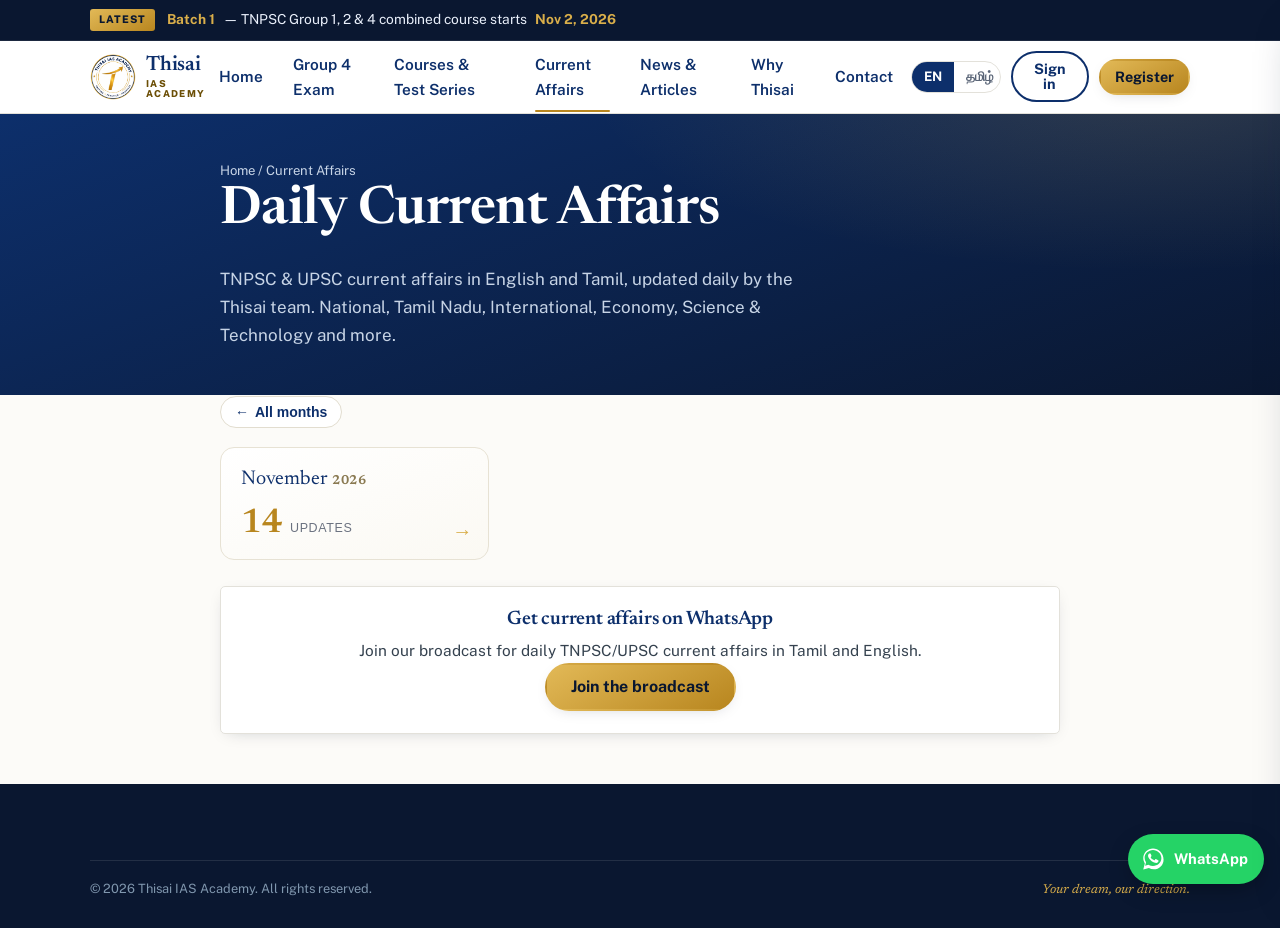
<file: current-affairs.html>
<!DOCTYPE html>
<html lang="en">
<head>
  <meta charset="UTF-8" />
  <meta name="viewport" content="width=device-width, initial-scale=1.0" />
  <title>Daily Current Affairs (TNPSC & UPSC) | Thisai IAS Academy</title>
  <meta name="description" content="Daily TNPSC & UPSC current affairs in English and Tamil from Thisai IAS Academy, Erode — National, Tamil Nadu, International, Economy, Science & Tech and more." />
  <meta name="robots" content="index, follow" />
  <link rel="canonical" href="https://thisai.pro/current-affairs.html" />
  <meta name="theme-color" content="#0a1730" />
  <meta property="og:type" content="website" />
  <meta property="og:title" content="Daily Current Affairs — Thisai IAS Academy" />
  <meta property="og:description" content="Daily TNPSC & UPSC current affairs in English and Tamil." />
  <meta property="og:image" content="https://thisai.pro/assets/og-image.png" />
  <meta property="og:url" content="https://thisai.pro/current-affairs.html" />

  <link rel="preconnect" href="https://fonts.googleapis.com" />
  <link rel="preconnect" href="https://fonts.gstatic.com" crossorigin />
  <link href="https://fonts.googleapis.com/css2?family=Newsreader:opsz,wght@6..72,400;6..72,600&family=Noto+Sans+Tamil:wght@400;500;700&family=Public+Sans:wght@400;500;600;700&display=swap" rel="stylesheet" />
  <link rel="icon" href="assets/favicon-32.png" sizes="32x32" />
  <link rel="icon" href="assets/favicon-180.png" sizes="180x180" />
  <link rel="apple-touch-icon" href="assets/favicon-180.png" />
  <link rel="stylesheet" href="css/styles.css" />
  <style>
    .ca-wrap{max-width:880px}
    .ca-status{text-align:center;color:#6b7280;padding:28px}

    /* ---- breadcrumb / back ---- */
    .ca-crumb{display:flex;align-items:center;gap:10px;margin:0 0 18px;min-height:34px;flex-wrap:wrap}
    .ca-back{display:inline-flex;align-items:center;gap:6px;background:#fff;border:1px solid #e2ddcf;border-radius:999px;padding:7px 14px;font-size:14px;font-weight:600;color:var(--navy);cursor:pointer;transition:transform .15s ease,box-shadow .15s ease,border-color .15s}
    .ca-back:hover{transform:translateX(-2px);box-shadow:0 2px 10px rgba(10,23,48,.08);border-color:var(--gold-br)}
    .ca-crumb-now{font-family:var(--font-head);color:var(--ink);font-size:17px}

    /* ---- month bento grid ---- */
    .ca-months{display:grid;grid-template-columns:repeat(auto-fill,minmax(min(100%,230px),1fr));gap:16px}
    .ca-month{position:relative;overflow:hidden;background:linear-gradient(160deg,#fff, #fbf9f3);border:1px solid #e7e2d4;border-radius:14px;padding:20px 20px 18px;cursor:pointer;text-align:left;transition:transform .18s ease,box-shadow .18s ease,border-color .18s;isolation:isolate}
    .ca-month:hover{transform:translateY(-4px);box-shadow:0 12px 30px -12px rgba(13,47,107,.35);border-color:var(--gold-br)}
    .ca-month::before{content:"";position:absolute;inset:0;border-radius:14px;padding:1px;background:linear-gradient(130deg,transparent 30%,rgba(217,174,74,.9),transparent 70%);-webkit-mask:linear-gradient(#000 0 0) content-box,linear-gradient(#000 0 0);-webkit-mask-composite:xor;mask-composite:exclude;opacity:0;transition:opacity .25s;z-index:1}
    .ca-month:hover::before{opacity:1}
    .ca-month::after{content:"";position:absolute;top:0;left:-60%;width:40%;height:100%;background:linear-gradient(100deg,transparent,rgba(255,255,255,.65),transparent);transform:skewX(-18deg);transition:none;z-index:2}
    .ca-month:hover::after{animation:caShimmer .9s ease}
    @keyframes caShimmer{to{left:120%}}
    .ca-month .m-name{font-family:var(--font-head);color:var(--navy);font-size:20px;line-height:1.15;margin:0}
    .ca-month .m-year{color:#8a7a52;font-weight:600;font-size:13px;letter-spacing:.04em}
    .ca-month .m-count{display:flex;align-items:baseline;gap:7px;margin-top:16px}
    .ca-month .m-num{font-family:var(--font-head);font-size:34px;line-height:1;color:var(--gold);font-weight:600}
    .ca-month .m-lbl{font-size:12.5px;color:#6b7280;text-transform:uppercase;letter-spacing:.05em}
    .ca-month .m-go{position:absolute;right:16px;bottom:16px;color:var(--gold-br);font-size:20px;transition:transform .18s}
    .ca-month:hover .m-go{transform:translateX(3px)}

    /* ---- day accordion ---- */
    .ca-day{background:#fff;border:1px solid #e7e2d4;border-radius:12px;margin:0 0 12px;overflow:hidden;box-shadow:0 1px 2px rgba(10,23,48,.04)}
    .ca-day-head{display:flex;align-items:center;justify-content:space-between;gap:12px;width:100%;background:none;border:0;padding:15px 18px;cursor:pointer;text-align:left}
    .ca-day-head:hover{background:#faf9f5}
    .ca-day-date{font-family:var(--font-head);color:var(--ink);font-size:17px}
    .ca-day-right{display:flex;align-items:center;gap:12px;color:#6b7280}
    .ca-day-badge{background:#eef2fb;color:var(--blue);font-size:12px;font-weight:700;padding:3px 10px;border-radius:999px}
    .ca-day-chev{transition:transform .25s ease;color:var(--gold-br);font-size:15px}
    .ca-day.open .ca-day-chev{transform:rotate(90deg)}
    .ca-day-panel{display:grid;grid-template-rows:0fr;transition:grid-template-rows .3s ease}
    .ca-day.open .ca-day-panel{grid-template-rows:1fr}
    .ca-day-panel-in{overflow:hidden}
    .ca-day-body{padding:2px 18px 14px}

    .ca-item{background:#fcfbf8;border:1px solid #ece7da;border-left:3px solid var(--gold);border-radius:8px;padding:14px 16px;margin:0 0 12px}
    .ca-item:last-child{margin-bottom:2px}
    .ca-cat{display:inline-block;background:#eef2fb;color:var(--blue);font-size:11.5px;font-weight:600;padding:2px 10px;border-radius:999px;margin-bottom:8px;text-transform:uppercase;letter-spacing:.03em}
    .ca-item h3{font-family:var(--font-head);color:var(--ink);font-size:18px;margin:.1em 0 .4em;line-height:1.3}
    .ca-body p{margin:0 0 .55em;color:#333;line-height:1.65}
    .ca-src{margin:.5em 0 0;font-size:13px;color:#6b7280}
    .ca-src a{color:var(--blue)}

    @media (prefers-reduced-motion: reduce){
      .ca-month,.ca-month .m-go,.ca-day-chev,.ca-day-panel,.ca-back{transition:none}
      .ca-month:hover::after{animation:none}
    }
  </style>
</head>
<body>
  <div class="annc" role="region" aria-label="Announcements">
    <div class="annc-inner">
      <span class="annc-tag" data-i18n="annc.tag">Latest</span>
      <div class="annc-track">
        <p class="annc-item" data-i18n-html="annc.1"><b>Batch 1</b> — TNPSC Group 1, 2 &amp; 4 combined course starts <b>Nov 2, 2026</b></p>
        <p class="annc-item" data-i18n-html="annc.2">New <b>Group 4 Test Series</b> begins <b>Oct 20, 2026</b> — register now</p>
        <p class="annc-item" data-i18n-html="annc.3"><b>Free UPSC mentorship</b> for Erode's talented aspirants — guided by UPSC interview-stage candidates</p>
      </div>
    </div>
  </div>

  <header class="site-header">
    <div class="wrap header-inner">
      <a class="brand" href="index.html" aria-label="Thisai IAS Academy home">
        <img class="brand-seal" src="assets/logo-badge.webp" alt="Thisai IAS Academy" width="48" height="48" />
        <span class="brand-wm"><strong>Thisai</strong><em>IAS Academy</em></span>
      </a>
      <nav class="nav" aria-label="Primary">
        <a href="index.html" data-i18n="nav.home">Home</a>
        <a href="group4.html" data-i18n="nav.group4">Group 4 Exam</a>
        <a href="courses.html" data-i18n="nav.courses">Courses &amp; Test Series</a>
        <a href="current-affairs.html" class="active" data-i18n="nav.ca">Current Affairs</a>
        <a href="blog.html" data-i18n="nav.blog">News &amp; Articles</a>
        <a href="why.html" data-i18n="nav.why">Why Thisai</a>
        <a href="contact.html" data-i18n="nav.contact">Contact</a>
      </nav>
      <div class="header-actions">
        <div class="lang-toggle" role="group" aria-label="Language">
          <button type="button" class="lang-btn is-active" data-lang="en" aria-pressed="true">EN</button>
          <button type="button" class="lang-btn" data-lang="ta" aria-pressed="false">தமிழ்</button>
        </div>
        <span data-auth-slot></span>
        <a href="index.html#register" class="btn btn-gold btn-sm hide-mobile" data-i18n="btn.register">Register</a>
        <button class="hamb" data-menu-open aria-label="Open menu" data-i18n-aria="btn.menu"><span></span></button>
      </div>
    </div>
  </header>

  <div class="scrim" data-scrim></div>
  <nav id="mobile-menu" class="mobile-menu" aria-label="Mobile">
    <div class="mm-head"><strong style="color:var(--navy);font-family:var(--font-head)">Thisai IAS Academy</strong><button class="mm-close" data-menu-close aria-label="Close menu">&times;</button></div>
    <a href="index.html" data-i18n="nav.home">Home</a>
    <a href="group4.html" data-i18n="nav.group4">Group 4 Exam</a>
    <a href="courses.html" data-i18n="nav.courses">Courses &amp; Test Series</a>
    <a href="current-affairs.html" data-i18n="nav.ca">Current Affairs</a>
    <a href="blog.html" data-i18n="nav.blog">News &amp; Articles</a>
    <a href="why.html" data-i18n="nav.why">Why Thisai</a>
    <a href="contact.html" data-i18n="nav.contact">Contact</a>
    <a href="index.html#register" class="btn btn-gold" style="margin-top:14px" data-i18n="btn.register">Register</a>
    <button type="button" class="btn btn-ghost" style="margin-top:8px" data-open-auth="signin" data-i18n="btn.signin">Sign in</button>
  </nav>

  <main>
    <section class="page-hero">
      <div class="wrap ca-wrap">
        <p class="breadcrumb"><a href="index.html" data-i18n="nav.home">Home</a> / <span data-i18n="ca.bc">Current Affairs</span></p>
        <h1 data-i18n="ca.title">Daily Current Affairs</h1>
        <p class="lede" data-i18n="ca.sub">TNPSC &amp; UPSC current affairs in English and Tamil, updated daily by the Thisai team. National, Tamil Nadu, International, Economy, Science &amp; Technology and more.</p>
      </div>
    </section>

    <section class="wrap ca-wrap" style="padding-bottom:50px">
      <div class="ca-crumb" data-ca-crumb hidden>
        <button type="button" class="ca-back" data-ca-back>← <span data-i18n="ca.allmonths">All months</span></button>
        <span class="ca-crumb-now" data-ca-crumb-now></span>
      </div>
      <div data-ca-root></div>
      <p class="ca-status" data-ca-status hidden data-i18n="ca.loading">Loading current affairs…</p>
      <p class="lead" data-ca-empty hidden style="text-align:center;margin-top:10px" data-i18n="ca.empty">No current affairs posted yet — fresh updates are coming daily. Join our WhatsApp broadcast in the meantime.</p>

      <div class="card" style="margin-top:26px;text-align:center">
        <h3 data-i18n="ca.cta.t" style="font-family:var(--font-head);color:var(--navy)">Get current affairs on WhatsApp</h3>
        <p data-i18n="ca.cta.d">Join our broadcast for daily TNPSC/UPSC current affairs in Tamil and English.</p>
        <a class="btn btn-gold" data-wa="ca" href="#" target="_blank" rel="noopener" data-i18n="ca.cta.btn">Join the broadcast</a>
      </div>
    </section>
  </main>

  <footer class="site-footer">
    <div class="wrap">
      <div class="footer-bottom">
        <span data-i18n="foot.rights">© <span data-year>2026</span> Thisai IAS Academy. All rights reserved.</span>
        <span>
          <a href="students.html" data-admin-only hidden style="color:var(--gold-br);margin-right:14px">Registered students</a>
          <span data-i18n="slogan" style="color:var(--gold-br);font-family:var(--font-head);font-style:italic">Your dream, our direction.</span>
        </span>
      </div>
    </div>
  </footer>

  <a class="wa-float" data-wa="floating" href="#" target="_blank" rel="noopener" aria-label="Chat with us on WhatsApp">
    <svg viewBox="0 0 32 32" width="26" height="26" aria-hidden="true"><path fill="currentColor" d="M16 3C9.4 3 4 8.3 4 14.9c0 2.4.7 4.6 1.9 6.5L4 29l7-1.8c1.8 1 3.8 1.5 6 1.5 6.6 0 12-5.3 12-11.9C29 8.3 22.6 3 16 3zm0 21.7c-1.9 0-3.7-.5-5.2-1.4l-.4-.2-4.1 1.1 1.1-4-.2-.4c-1-1.6-1.5-3.4-1.5-5.4C5.7 9.3 10.3 4.8 16 4.8s10.3 4.5 10.3 10.1S21.7 24.7 16 24.7zm5.7-7.6c-.3-.2-1.8-.9-2.1-1s-.5-.2-.7.2-.8 1-.9 1.2-.3.2-.6.1c-.3-.2-1.3-.5-2.5-1.5-.9-.8-1.5-1.8-1.7-2.1s0-.5.1-.6l.5-.5c.2-.2.2-.3.3-.5s.1-.4 0-.5-.7-1.7-1-2.3c-.3-.6-.5-.5-.7-.5h-.6c-.2 0-.5.1-.8.4s-1.1 1-1.1 2.6 1.1 3 1.3 3.2c.2.2 2.2 3.4 5.4 4.8.8.3 1.3.5 1.8.6.8.2 1.4.2 2 .1.6-.1 1.8-.7 2.1-1.5.3-.7.3-1.4.2-1.5-.1-.1-.3-.2-.6-.3z"/></svg>
    <span class="wa-label">WhatsApp</span>
  </a>

  <div class="modal" id="auth-modal" role="dialog" aria-modal="true" aria-label="Sign in or sign up">
    <div class="modal-scrim"></div>
    <div class="modal-card">
      <button class="modal-close" aria-label="Close">&times;</button>
      <img class="modal-logo" src="assets/logo-horizontal.png" alt="Thisai IAS Academy" width="2000" height="1000" />
      <div class="auth-tabs">
        <button type="button" class="auth-tab active" data-authtab="signin" data-i18n="auth.signin">Sign in</button>
        <button type="button" class="auth-tab" data-authtab="signup" data-i18n="auth.signup">Sign up</button>
      </div>
      <div class="auth-pane active" data-authpane="signin">
        <form id="form-signin" class="lead-form" novalidate>
          <div class="field"><label for="si-id" data-i18n="auth.email">Email or phone</label><input id="si-id" name="identifier" type="text" autocomplete="username" required data-i18n-ph="auth.email.ph" placeholder="you@example.com or mobile" /><span class="field-error" data-error></span></div>
          <div class="field"><label for="si-pass" data-i18n="auth.pass">Password</label><input id="si-pass" name="password" type="password" autocomplete="current-password" required data-i18n-ph="auth.pass.ph" placeholder="Your password" /><span class="field-error" data-error></span></div>
          <button type="submit" class="btn btn-gold btn-block" data-i18n="auth.signin.btn">Sign in</button>
        </form>
        <p class="auth-alt"><button type="button" data-switch-tab="signup" data-i18n="auth.toSignup">New to Thisai? Create an account</button></p>
      </div>
      <div class="auth-pane" data-authpane="signup">
        <form id="form-signup" class="lead-form" novalidate>
          <div class="field"><label for="su-name" data-i18n="auth.name">Full name</label><input id="su-name" name="name" type="text" autocomplete="name" required data-i18n-ph="auth.name.ph" placeholder="Your name" /><span class="field-error" data-error></span></div>
          <div class="field"><label for="su-phone" data-i18n="auth.phone">WhatsApp number</label><input id="su-phone" name="phone" type="tel" inputmode="numeric" autocomplete="tel" required data-i18n-ph="auth.phone.ph" placeholder="10-digit mobile number" /><span class="field-error" data-error></span></div>
          <div class="field"><label for="su-email" data-i18n="auth.emailf">Email</label><input id="su-email" name="email" type="email" autocomplete="email" required data-i18n-ph="auth.emailf.ph" placeholder="you@example.com" /><span class="field-error" data-error></span></div>
          <div class="field row2">
            <div class="field" style="gap:6px"><label for="su-pass" data-i18n="auth.pass">Password</label><input id="su-pass" name="password" type="password" autocomplete="new-password" required data-i18n-ph="auth.pass.ph" placeholder="Password" /><span class="field-error" data-error></span></div>
            <div class="field" style="gap:6px"><label for="su-pass2" data-i18n="auth.pass2">Confirm</label><input id="su-pass2" name="password2" type="password" autocomplete="new-password" required data-i18n-ph="auth.pass2.ph" placeholder="Confirm" /><span class="field-error" data-error></span></div>
          </div>
          <button type="submit" class="btn btn-gold btn-block" data-i18n="auth.signup.btn">Create account</button>
        </form>
        <p class="auth-alt"><button type="button" data-switch-tab="signin" data-i18n="auth.toSignin">Already have an account? Sign in</button></p>
      </div>
      <p class="auth-note" data-i18n="auth.note">Demo accounts are stored only in this browser. Connect a real auth backend (Firebase / Supabase) before launch — see js/auth.js.</p>
    </div>
  </div>

  <div class="toast" data-toast hidden role="status" aria-live="polite"></div>

  <script src="config.js"></script>
  <script src="js/icons.js" defer></script>
  <script src="js/i18n.js" defer></script>
  <script src="js/auth.js" defer></script>
  <script src="js/main.js" defer></script>
  <script src="js/current-affairs.js" defer></script>
</body>
</html>
</file>
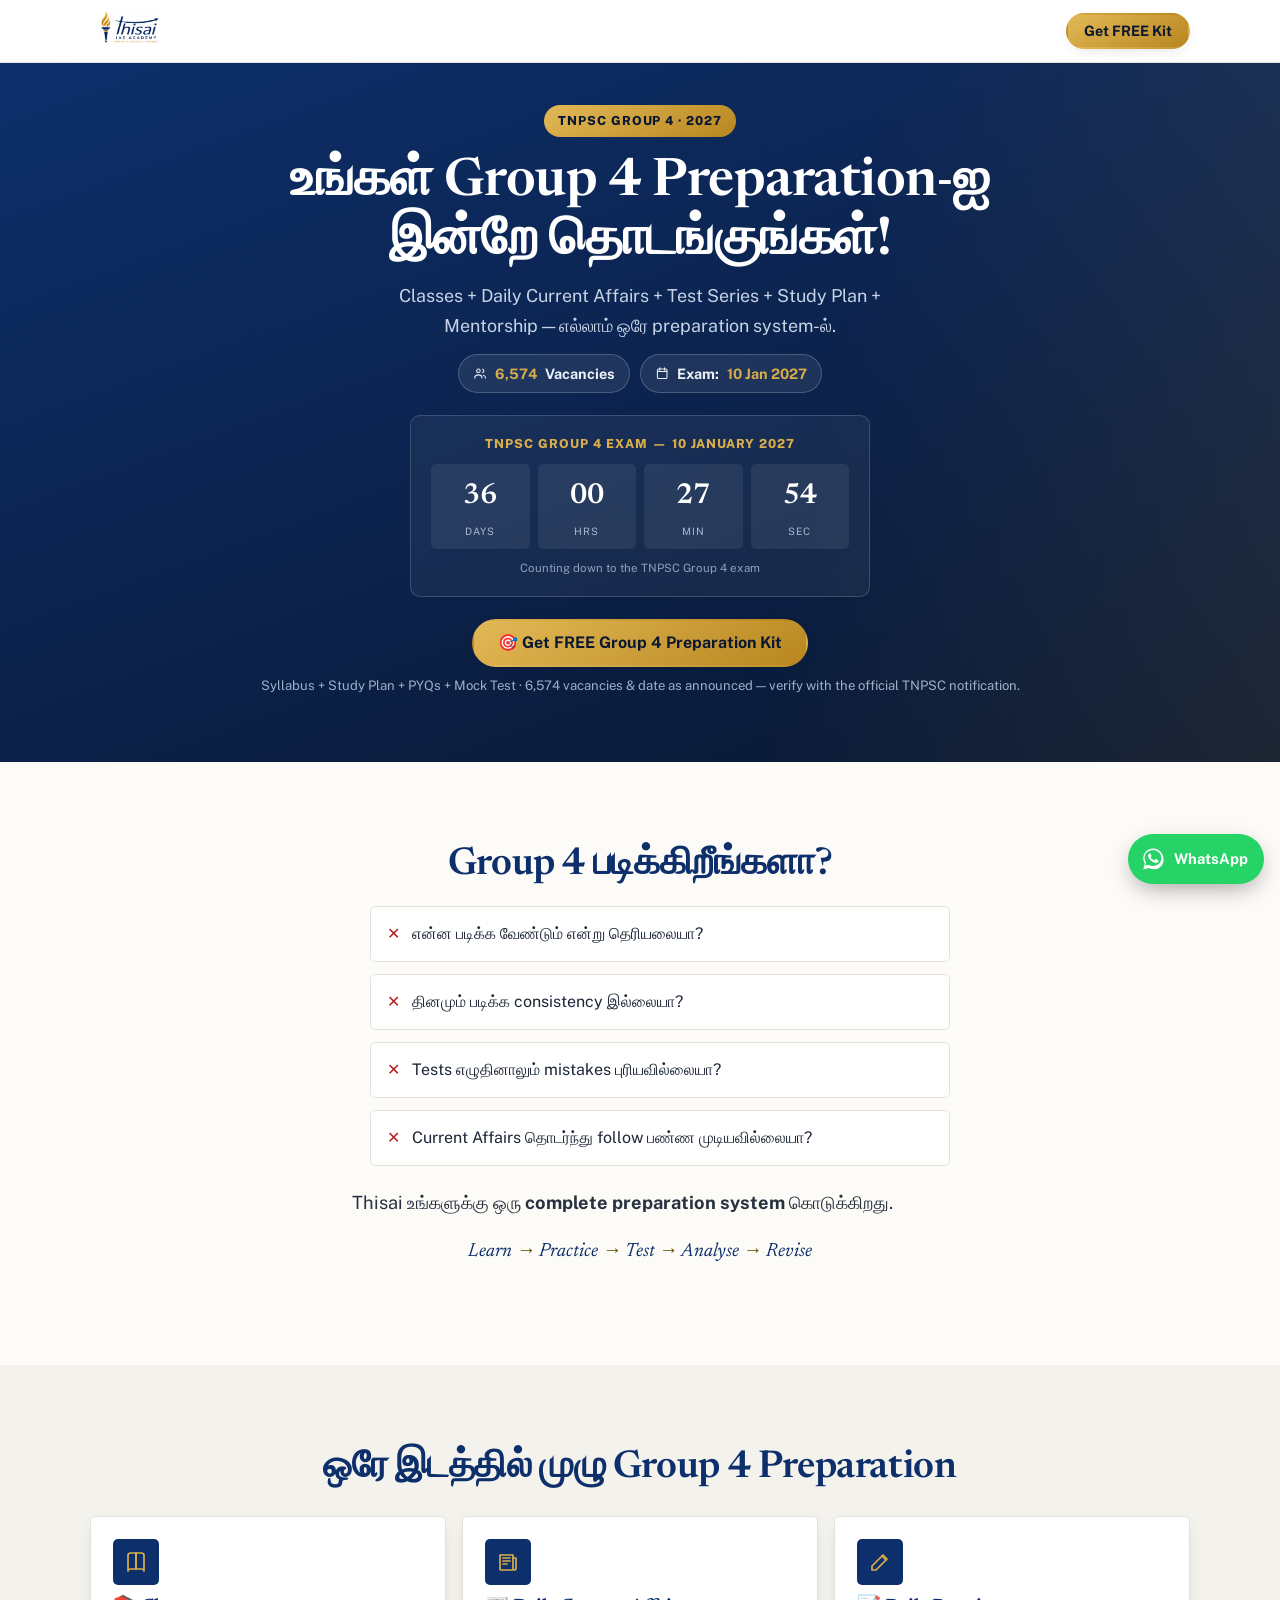
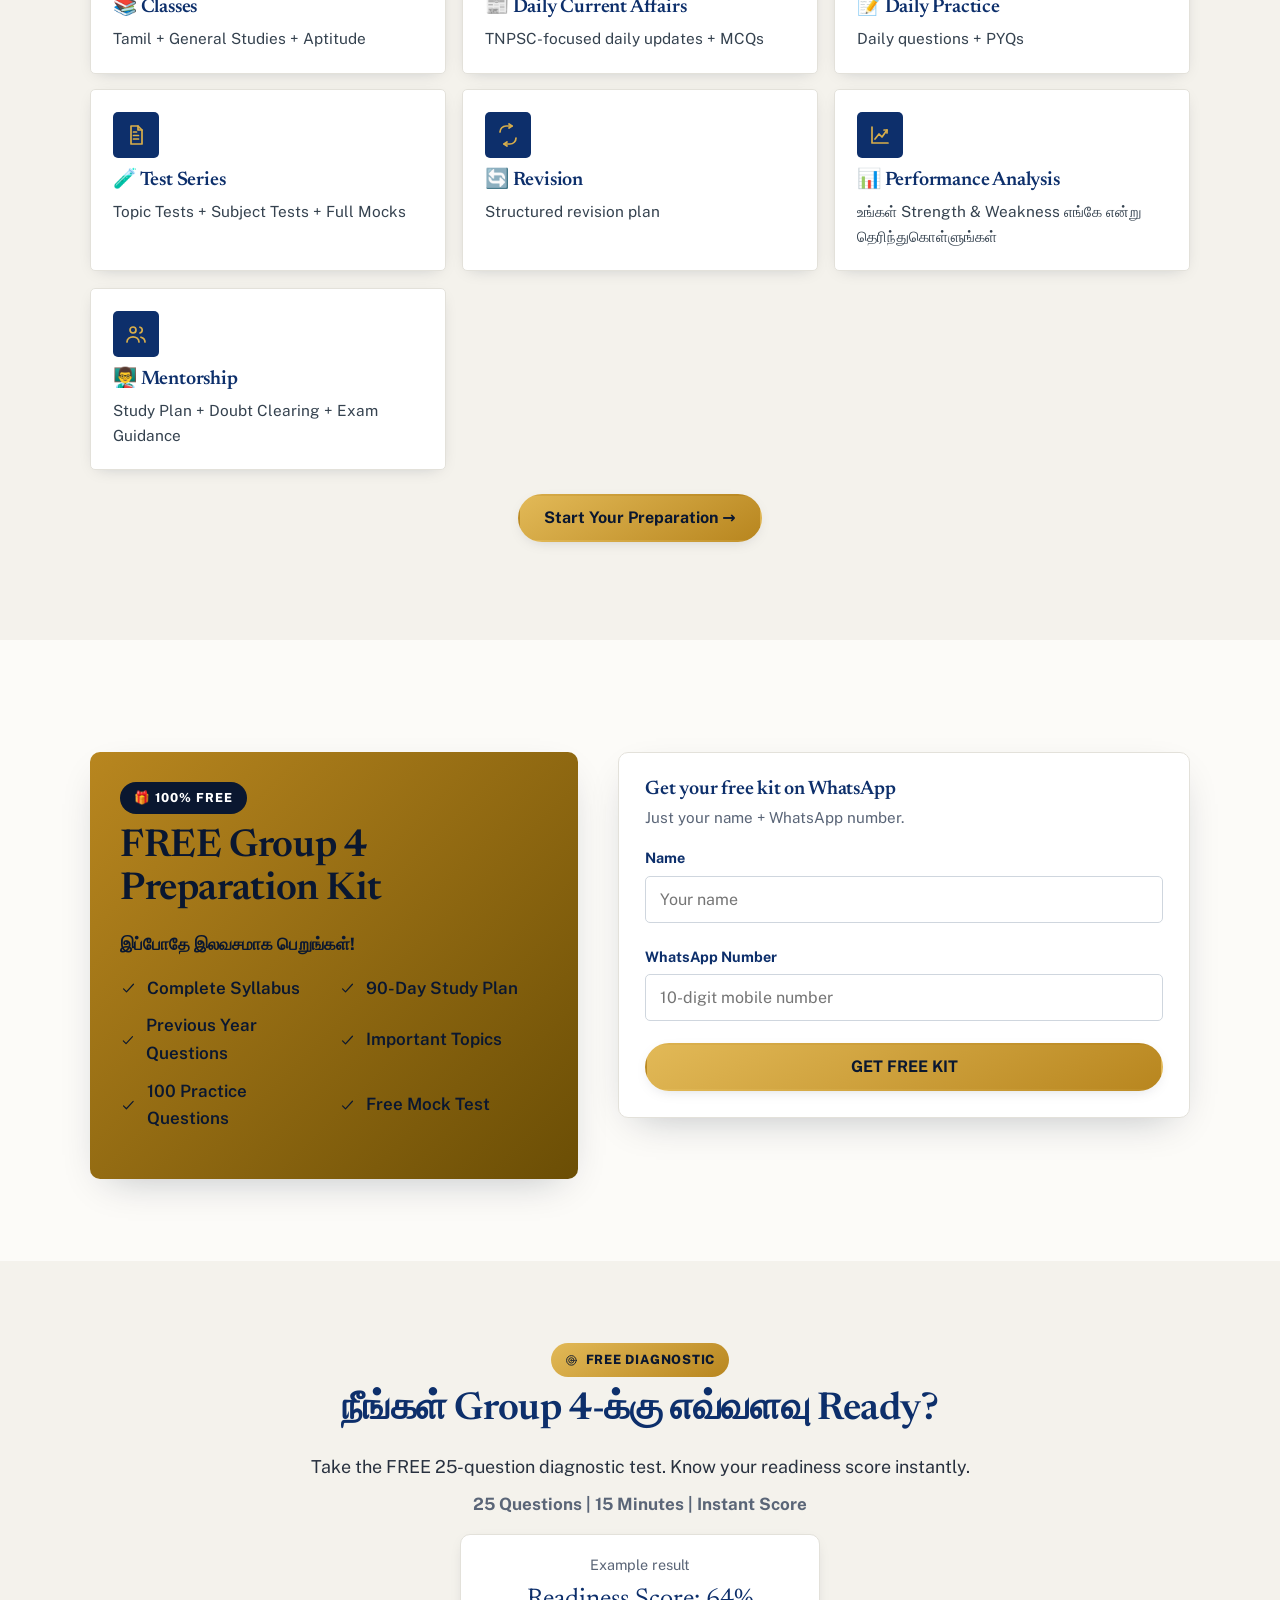
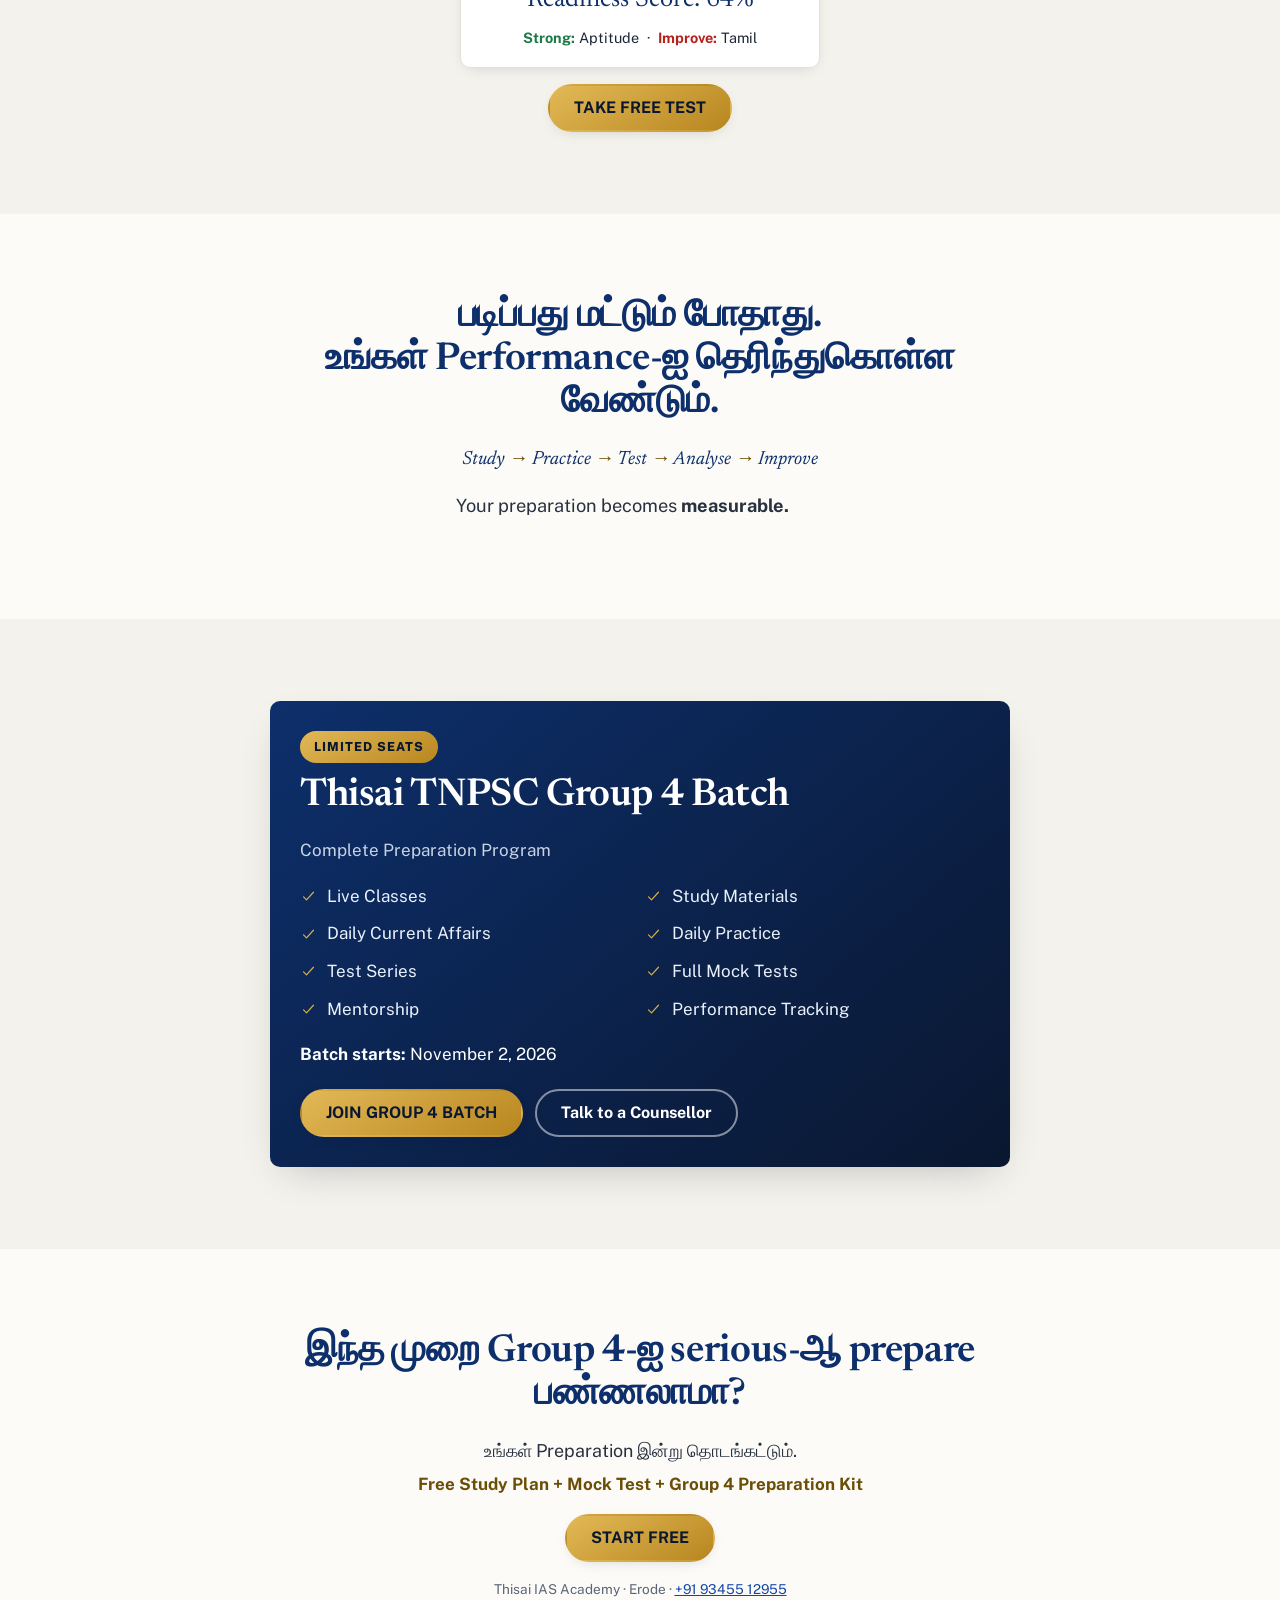
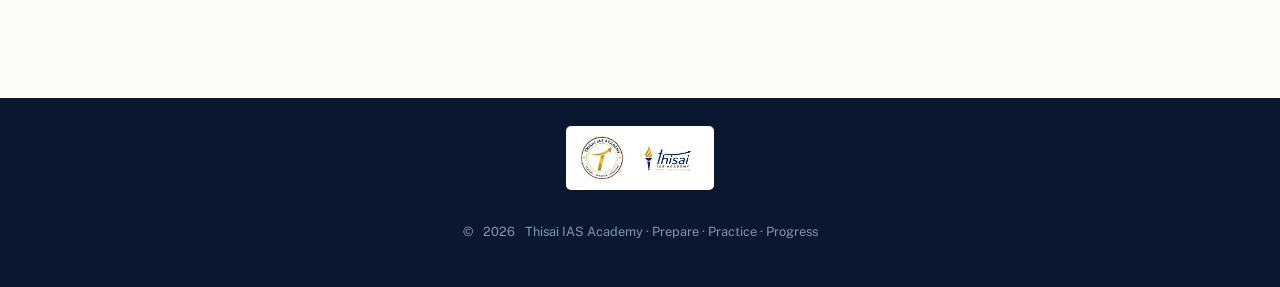
<file: group4-ad.html>
<!DOCTYPE html>
<html lang="en">
<head>
  <meta charset="UTF-8" />
  <meta name="viewport" content="width=device-width, initial-scale=1.0" />
  <title>TNPSC Group 4 2027 — Free Preparation Kit &amp; Test | Thisai IAS Academy</title>
  <meta name="description" content="Prepare Smart. Practice Daily. Clear Group 4. Classes + Daily Current Affairs + Test Series + Study Plan + Mentorship. 6,574 vacancies · Exam 10 Jan 2027. Get your FREE Group 4 Preparation Kit." />
  <meta name="robots" content="noindex, follow" />
  <meta name="theme-color" content="#0a1730" />
  <meta property="og:type" content="website" />
  <meta property="og:title" content="TNPSC Group 4 2027 — Free Preparation Kit | Thisai IAS Academy" />
  <meta property="og:description" content="Classes + Daily Current Affairs + Test Series + Study Plan + Mentorship. 6,574 vacancies · Exam 10 Jan 2027. Get the FREE kit + diagnostic test." />
  <meta property="og:image" content="https://thisai.pro/assets/og-image.png" />

  <link rel="preconnect" href="https://fonts.googleapis.com" />
  <link rel="preconnect" href="https://fonts.gstatic.com" crossorigin />
  <link href="https://fonts.googleapis.com/css2?family=Newsreader:opsz,wght@6..72,400;6..72,600&family=Noto+Sans+Tamil:wght@400;500;700&family=Public+Sans:wght@400;500;600;700&display=swap" rel="stylesheet" />
  <link rel="icon" href="assets/favicon-32.png" sizes="32x32" />
  <link rel="apple-touch-icon" href="assets/favicon-180.png" />
  <link rel="stylesheet" href="css/styles.css" />
</head>
<body>
  <!-- MINIMAL TOP BAR -->
  <div class="ad-top">
    <div class="wrap">
      <a href="index.html" aria-label="Thisai IAS Academy"><img src="assets/logo-horizontal.png" alt="Thisai IAS Academy" width="2000" height="1000" /></a>
      <a class="btn btn-gold btn-sm" href="#kit">Get FREE Kit</a>
    </div>
  </div>

  <main>
    <!-- 01 HERO / AD HOOK -->
    <section class="ad-hero">
      <div class="wrap">
        <span class="ad-kicker">TNPSC Group 4 · 2027</span>
        <h1>உங்கள் Group 4 Preparation-ஐ<br />இன்றே தொடங்குங்கள்!</h1>
        <p class="lead" style="color:#c7d4e6;margin:0 auto;max-width:48ch">Classes + Daily Current Affairs + Test Series + Study Plan + Mentorship — எல்லாம் ஒரே preparation system-ல்.</p>
        <div class="pills">
          <span class="ad-stat"><svg class="ico"><use href="#ic-users"></use></svg> <b>6,574</b> Vacancies</span>
          <span class="ad-stat"><svg class="ico"><use href="#ic-calendar"></use></svg> Exam: <b>10 Jan 2027</b></span>
        </div>

        <div class="countdown" id="countdown" aria-live="polite" style="margin:22px auto 0"
             data-target="2027-01-10T10:00:00+05:30" data-note="Counting down to the TNPSC Group 4 exam">
          <p class="countdown-label">TNPSC Group 4 Exam — 10 January 2027</p>
          <div class="countdown-units">
            <div class="cd-unit"><span class="cd-num" data-cd="days">--</span><span class="cd-lbl">Days</span></div>
            <div class="cd-unit"><span class="cd-num" data-cd="hours">--</span><span class="cd-lbl">Hrs</span></div>
            <div class="cd-unit"><span class="cd-num" data-cd="mins">--</span><span class="cd-lbl">Min</span></div>
            <div class="cd-unit"><span class="cd-num" data-cd="secs">--</span><span class="cd-lbl">Sec</span></div>
          </div>
          <p class="countdown-src" data-cd-src>Counting down to the TNPSC Group 4 exam</p>
        </div>

        <div style="margin-top:22px">
          <a class="btn btn-gold" href="#kit">🎯 Get FREE Group 4 Preparation Kit</a>
          <p style="font-size:.82rem;color:#9db0c9;margin-top:8px">Syllabus + Study Plan + PYQs + Mock Test · 6,574 vacancies &amp; date as announced — verify with the official TNPSC notification.</p>
        </div>
      </div>
    </section>

    <!-- 02 PROBLEM → SOLUTION -->
    <section class="section">
      <div class="wrap narrow">
        <h2 style="text-align:center">Group 4 படிக்கிறீங்களா?</h2>
        <ul class="problem-list">
          <li><span class="x">✕</span> என்ன படிக்க வேண்டும் என்று தெரியலையா?</li>
          <li><span class="x">✕</span> தினமும் படிக்க consistency இல்லையா?</li>
          <li><span class="x">✕</span> Tests எழுதினாலும் mistakes புரியவில்லையா?</li>
          <li><span class="x">✕</span> Current Affairs தொடர்ந்து follow பண்ண முடியவில்லையா?</li>
        </ul>
        <p class="why-body" style="text-align:center;margin-top:22px">Thisai உங்களுக்கு ஒரு <strong>complete preparation system</strong> கொடுக்கிறது.</p>
        <p class="flow-note">Learn <span style="color:var(--gold-dk)">→</span> Practice <span style="color:var(--gold-dk)">→</span> Test <span style="color:var(--gold-dk)">→</span> Analyse <span style="color:var(--gold-dk)">→</span> Revise</p>
      </div>
    </section>

    <!-- 03 WHAT YOU GET -->
    <section class="section section-alt">
      <div class="wrap">
        <h2 style="text-align:center">ஒரே இடத்தில் முழு Group 4 Preparation</h2>
        <div class="card-grid three" style="margin-top:26px">
          <article class="card"><div class="card-ico"><svg class="ico"><use href="#ic-book"></use></svg></div><h3>📚 Classes</h3><p>Tamil + General Studies + Aptitude</p></article>
          <article class="card"><div class="card-ico"><svg class="ico"><use href="#ic-news"></use></svg></div><h3>📰 Daily Current Affairs</h3><p>TNPSC-focused daily updates + MCQs</p></article>
          <article class="card"><div class="card-ico"><svg class="ico"><use href="#ic-pencil"></use></svg></div><h3>📝 Daily Practice</h3><p>Daily questions + PYQs</p></article>
          <article class="card"><div class="card-ico"><svg class="ico"><use href="#ic-doc"></use></svg></div><h3>🧪 Test Series</h3><p>Topic Tests + Subject Tests + Full Mocks</p></article>
          <article class="card"><div class="card-ico"><svg class="ico"><use href="#ic-repeat"></use></svg></div><h3>🔄 Revision</h3><p>Structured revision plan</p></article>
          <article class="card"><div class="card-ico"><svg class="ico"><use href="#ic-chart"></use></svg></div><h3>📊 Performance Analysis</h3><p>உங்கள் Strength &amp; Weakness எங்கே என்று தெரிந்துகொள்ளுங்கள்</p></article>
          <article class="card"><div class="card-ico"><svg class="ico"><use href="#ic-users"></use></svg></div><h3>👨‍🏫 Mentorship</h3><p>Study Plan + Doubt Clearing + Exam Guidance</p></article>
        </div>
        <p style="text-align:center;margin-top:24px"><a class="btn btn-gold" href="#kit">Start Your Preparation →</a></p>
      </div>
    </section>

    <!-- 04 FREE LEAD MAGNET -->
    <section class="section" id="kit">
      <div class="wrap">
        <div class="register-grid">
          <div class="kit-box">
            <span class="ad-kicker" style="background:var(--ink);color:#fff">🎁 100% Free</span>
            <h2 style="margin-top:12px">FREE Group 4 Preparation Kit</h2>
            <p style="font-weight:700">இப்போதே இலவசமாக பெறுங்கள்!</p>
            <ul class="kit-list">
              <li><svg class="ico"><use href="#ic-check"></use></svg> Complete Syllabus</li>
              <li><svg class="ico"><use href="#ic-check"></use></svg> 90-Day Study Plan</li>
              <li><svg class="ico"><use href="#ic-check"></use></svg> Previous Year Questions</li>
              <li><svg class="ico"><use href="#ic-check"></use></svg> Important Topics</li>
              <li><svg class="ico"><use href="#ic-check"></use></svg> 100 Practice Questions</li>
              <li><svg class="ico"><use href="#ic-check"></use></svg> Free Mock Test</li>
            </ul>
          </div>

          <div class="form-card">
            <h3>Get your free kit on WhatsApp</h3>
            <p class="form-intro">Just your name + WhatsApp number.</p>
            <form id="form-g4kit" class="lead-form" novalidate>
              <input type="hidden" name="_form" value="Group 4 Ad — Free Prep Kit" />
              <div class="field"><label for="ak-name">Name</label><input id="ak-name" name="name" type="text" autocomplete="name" required minlength="2" placeholder="Your name" /><span class="field-error" data-error></span></div>
              <div class="field"><label for="ak-phone">WhatsApp Number</label><input id="ak-phone" name="phone" type="tel" inputmode="numeric" autocomplete="tel" required placeholder="10-digit mobile number" /><span class="field-error" data-error></span></div>
              <button type="submit" class="btn btn-gold btn-block">GET FREE KIT</button>
              <div class="form-success" data-success hidden role="status">
                <div class="success-tick" aria-hidden="true">✓</div>
                <h4>Your free kit is on the way!</h4>
                <p>Check your WhatsApp. Didn't get it? Tap below.</p>
                <a class="btn btn-ghost btn-sm" data-wa="g4kit" href="#" target="_blank" rel="noopener">Message us on WhatsApp</a>
              </div>
            </form>
          </div>
        </div>
      </div>
    </section>

    <!-- 05 FREE DIAGNOSTIC TEST -->
    <section class="section section-alt">
      <div class="wrap narrow" style="text-align:center">
        <span class="free-tag"><svg class="ico"><use href="#ic-target"></use></svg> Free Diagnostic</span>
        <h2 style="margin-top:12px">நீங்கள் Group 4-க்கு எவ்வளவு Ready?</h2>
        <p class="lead" style="margin:0 auto 10px">Take the FREE 25-question diagnostic test. Know your readiness score instantly.</p>
        <p style="color:var(--mute);font-weight:700">25 Questions | 15 Minutes | Instant Score</p>
        <div style="background:#fff;border:1px solid var(--line);border-radius:var(--rad-lg);padding:18px;max-width:360px;margin:16px auto;box-shadow:var(--shadow-sm)">
          <p style="margin:0;font-size:.9rem;color:var(--mute)">Example result</p>
          <p style="font-family:var(--font-head);font-size:1.6rem;color:var(--navy);margin:4px 0">Readiness Score: 64%</p>
          <p style="margin:0;font-size:.9rem"><span style="color:#1d7a46;font-weight:700">Strong:</span> Aptitude &nbsp;·&nbsp; <span style="color:#b4231e;font-weight:700">Improve:</span> Tamil</p>
        </div>
        <button type="button" class="btn btn-gold" data-open-quiz>TAKE FREE TEST</button>
      </div>
    </section>

    <!-- 06 DIFFERENTIATOR -->
    <section class="section">
      <div class="wrap narrow" style="text-align:center">
        <h2>படிப்பது மட்டும் போதாது.<br />உங்கள் Performance-ஐ தெரிந்துகொள்ள வேண்டும்.</h2>
        <p class="flow-note" style="margin-top:18px">Study <span style="color:var(--gold-dk)">→</span> Practice <span style="color:var(--gold-dk)">→</span> Test <span style="color:var(--gold-dk)">→</span> Analyse <span style="color:var(--gold-dk)">→</span> Improve</p>
        <p class="why-body" style="text-align:center;margin-top:10px">Your preparation becomes <strong>measurable.</strong></p>
      </div>
    </section>

    <!-- 07 BATCH / OFFER -->
    <section class="section section-alt">
      <div class="wrap narrow">
        <div class="kit-box" style="background:linear-gradient(140deg,var(--navy),var(--ink));color:#eaf1fb">
          <span class="ad-kicker">Limited Seats</span>
          <h2 style="color:#fff;margin-top:12px">Thisai TNPSC Group 4 Batch</h2>
          <p style="color:#c7d4e6">Complete Preparation Program</p>
          <ul class="offer-list">
            <li><svg class="ico" style="color:var(--gold-br)"><use href="#ic-check"></use></svg> Live Classes</li>
            <li><svg class="ico" style="color:var(--gold-br)"><use href="#ic-check"></use></svg> Study Materials</li>
            <li><svg class="ico" style="color:var(--gold-br)"><use href="#ic-check"></use></svg> Daily Current Affairs</li>
            <li><svg class="ico" style="color:var(--gold-br)"><use href="#ic-check"></use></svg> Daily Practice</li>
            <li><svg class="ico" style="color:var(--gold-br)"><use href="#ic-check"></use></svg> Test Series</li>
            <li><svg class="ico" style="color:var(--gold-br)"><use href="#ic-check"></use></svg> Full Mock Tests</li>
            <li><svg class="ico" style="color:var(--gold-br)"><use href="#ic-check"></use></svg> Mentorship</li>
            <li><svg class="ico" style="color:var(--gold-br)"><use href="#ic-check"></use></svg> Performance Tracking</li>
          </ul>
          <p style="color:#fff"><strong>Batch starts:</strong> November 2, 2026</p>
          <div class="contact-cta-row">
            <a class="btn btn-gold" href="index.html#register">JOIN GROUP 4 BATCH</a>
            <a class="btn btn-ghost-light" data-wa="counsellor" href="#" target="_blank" rel="noopener">Talk to a Counsellor</a>
          </div>
        </div>
      </div>
    </section>

    <!-- 08 FINAL CTA -->
    <section class="section">
      <div class="wrap narrow" style="text-align:center">
        <h2>இந்த முறை Group 4-ஐ serious-ஆ prepare பண்ணலாமா?</h2>
        <p class="lead" style="margin:0 auto 6px">உங்கள் Preparation இன்று தொடங்கட்டும்.</p>
        <p style="font-weight:700;color:var(--gold-dk)">Free Study Plan + Mock Test + Group 4 Preparation Kit</p>
        <p style="margin-top:16px"><a class="btn btn-gold" href="#kit">START FREE</a></p>
        <p style="font-size:.85rem;color:var(--mute);margin-top:14px">Thisai IAS Academy · Erode · <a href="tel:+919345512955">+91 93455 12955</a></p>
      </div>
    </section>
  </main>

  <footer class="site-footer" style="padding:28px 0">
    <div class="wrap" style="text-align:center">
      <span class="footer-logo" style="margin:0 auto"><img class="fl-mark" src="assets/logo-badge.webp" alt="" aria-hidden="true" width="44" height="44" /><img class="fl-word" src="assets/logo-horizontal.png" alt="Thisai IAS Academy" width="2000" height="1000" /></span>
      <p class="footer-bottom" style="justify-content:center;border:0;margin-top:14px">© <span data-year>2026</span> Thisai IAS Academy · Prepare · Practice · Progress</p>
    </div>
  </footer>

  <a class="wa-float" data-wa="g4kit" href="#" target="_blank" rel="noopener" aria-label="Chat with us on WhatsApp">
    <svg viewBox="0 0 32 32" width="26" height="26" aria-hidden="true"><path fill="currentColor" d="M16 3C9.4 3 4 8.3 4 14.9c0 2.4.7 4.6 1.9 6.5L4 29l7-1.8c1.8 1 3.8 1.5 6 1.5 6.6 0 12-5.3 12-11.9C29 8.3 22.6 3 16 3zm0 21.7c-1.9 0-3.7-.5-5.2-1.4l-.4-.2-4.1 1.1 1.1-4-.2-.4c-1-1.6-1.5-3.4-1.5-5.4C5.7 9.3 10.3 4.8 16 4.8s10.3 4.5 10.3 10.1S21.7 24.7 16 24.7zm5.7-7.6c-.3-.2-1.8-.9-2.1-1s-.5-.2-.7.2-.8 1-.9 1.2-.3.2-.6.1c-.3-.2-1.3-.5-2.5-1.5-.9-.8-1.5-1.8-1.7-2.1s0-.5.1-.6l.5-.5c.2-.2.2-.3.3-.5s.1-.4 0-.5-.7-1.7-1-2.3c-.3-.6-.5-.5-.7-.5h-.6c-.2 0-.5.1-.8.4s-1.1 1-1.1 2.6 1.1 3 1.3 3.2c.2.2 2.2 3.4 5.4 4.8.8.3 1.3.5 1.8.6.8.2 1.4.2 2 .1.6-.1 1.8-.7 2.1-1.5.3-.7.3-1.4.2-1.5-.1-.1-.3-.2-.6-.3z"/></svg>
    <span class="wa-label">WhatsApp</span>
  </a>

  <div class="toast" data-toast hidden role="status" aria-live="polite"></div>

  <!-- DIAGNOSTIC QUIZ OVERLAY -->
  <div class="quiz-overlay" id="quiz" aria-hidden="true">
    <div class="quiz-bar">
      <span class="q-title">Group 4 Diagnostic Test</span>
      <span class="quiz-timer" data-quiz-timer>15:00</span>
      <button type="button" class="quiz-close" data-quiz-close aria-label="Close test">&times;</button>
    </div>
    <div class="quiz-prog"><span data-quiz-prog style="width:0"></span></div>
    <div class="quiz-body"><div class="quiz-inner" data-quiz-content></div></div>
  </div>

  <script src="config.js"></script>
  <script src="js/icons.js" defer></script>
  <script src="js/main.js" defer></script>
  <script src="js/group4-quiz.js" defer></script>
</body>
</html>
</file>
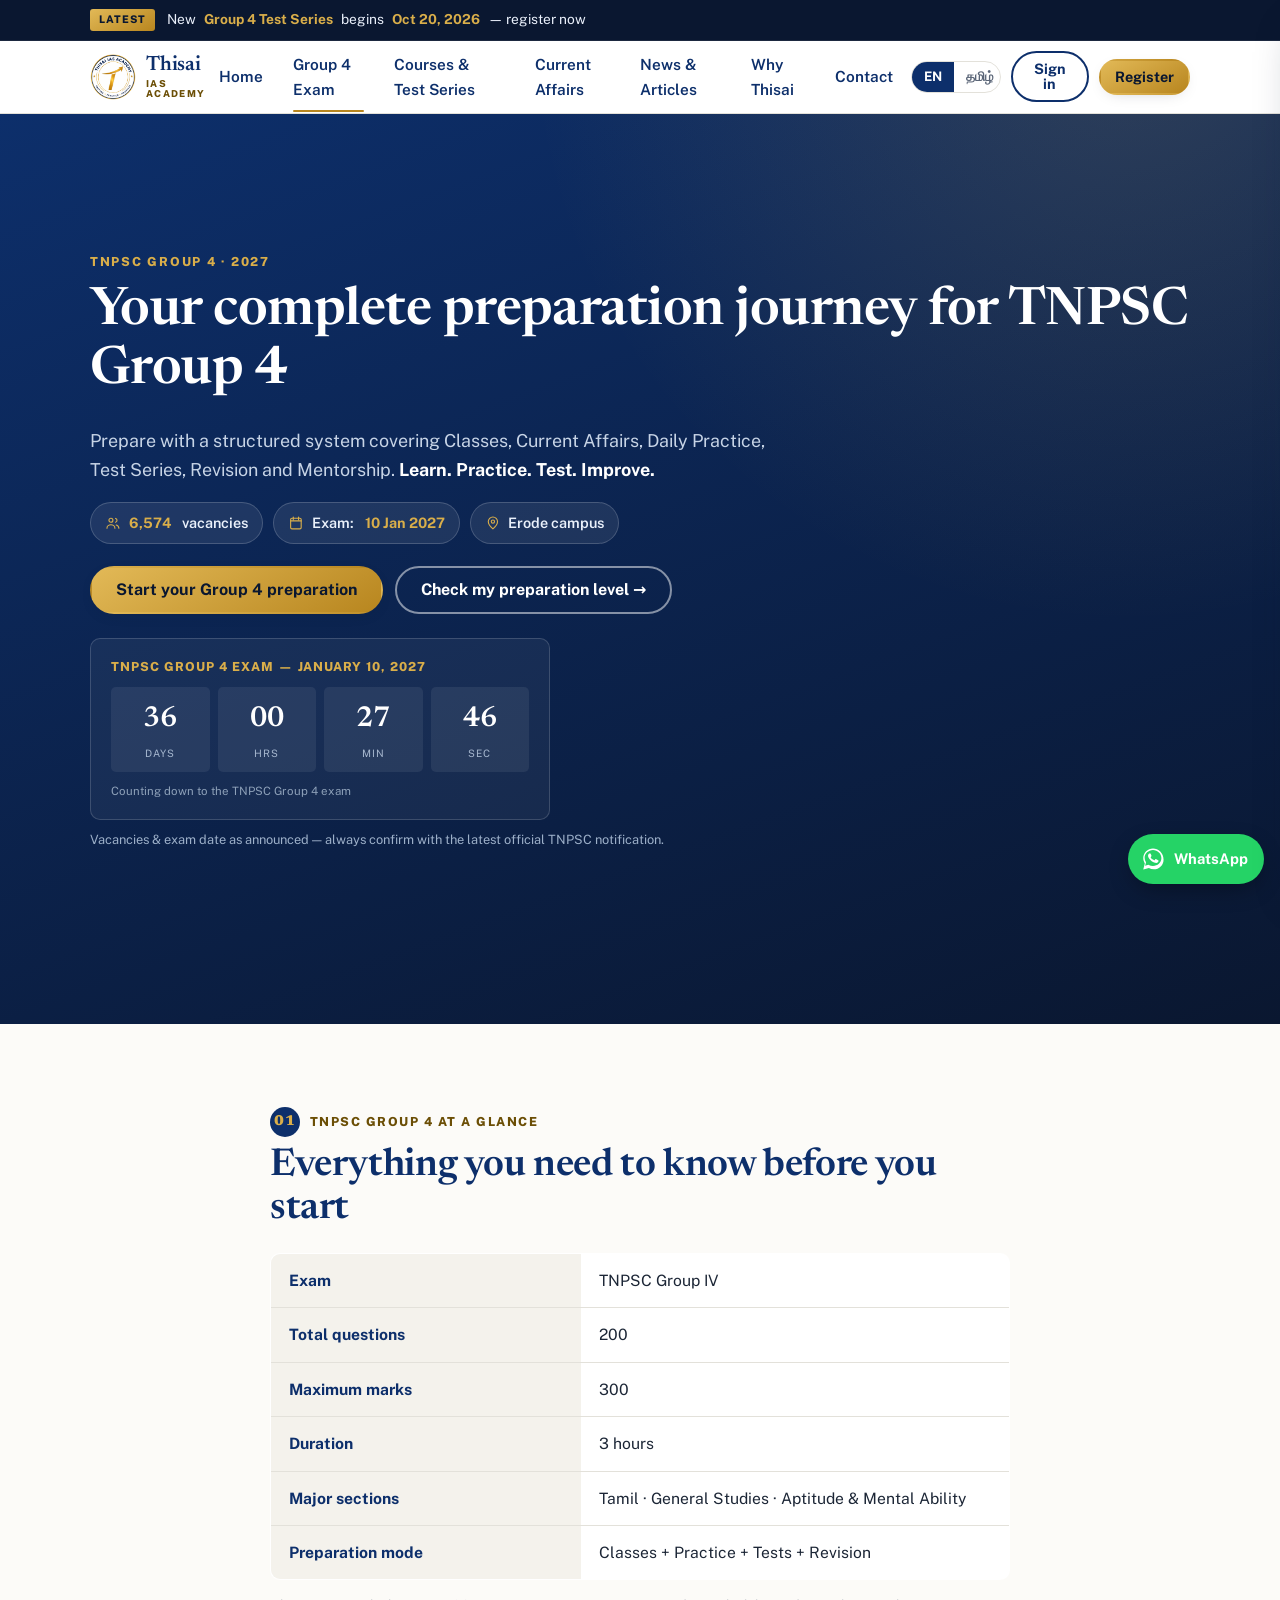
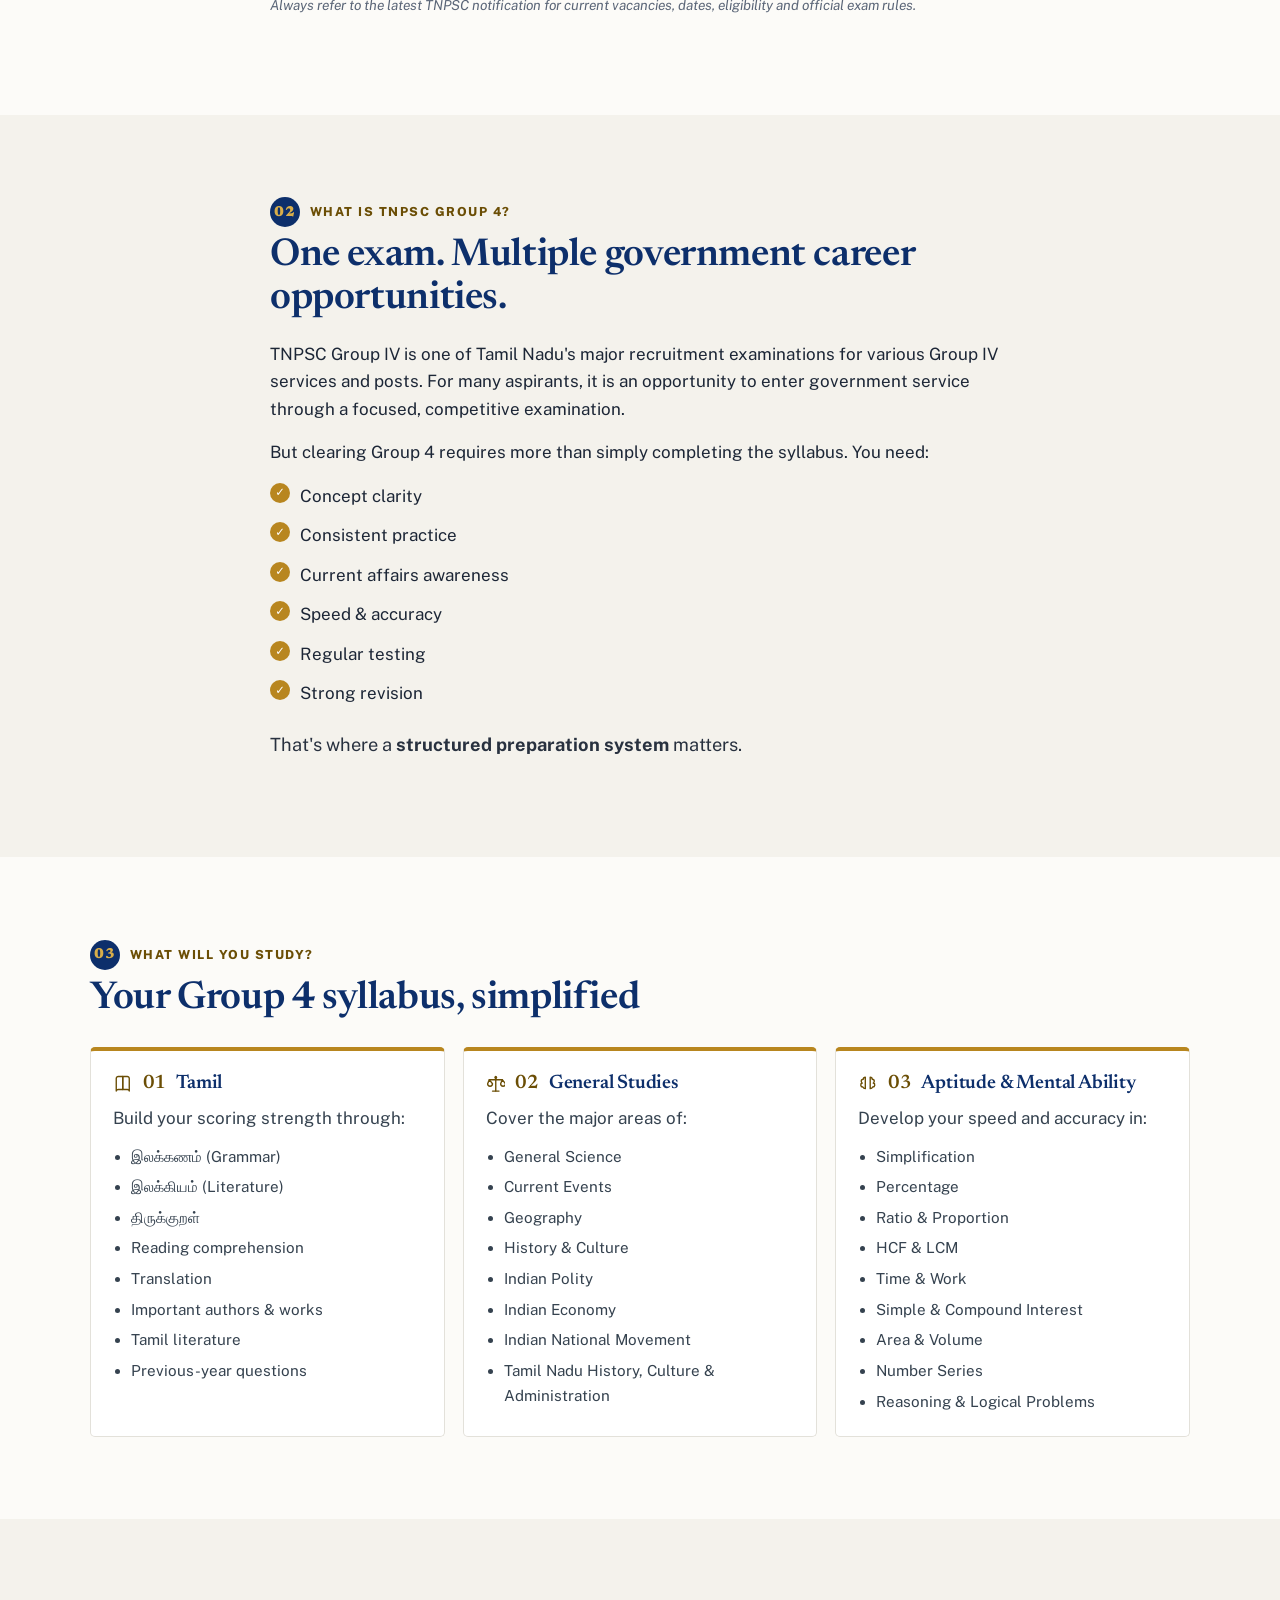
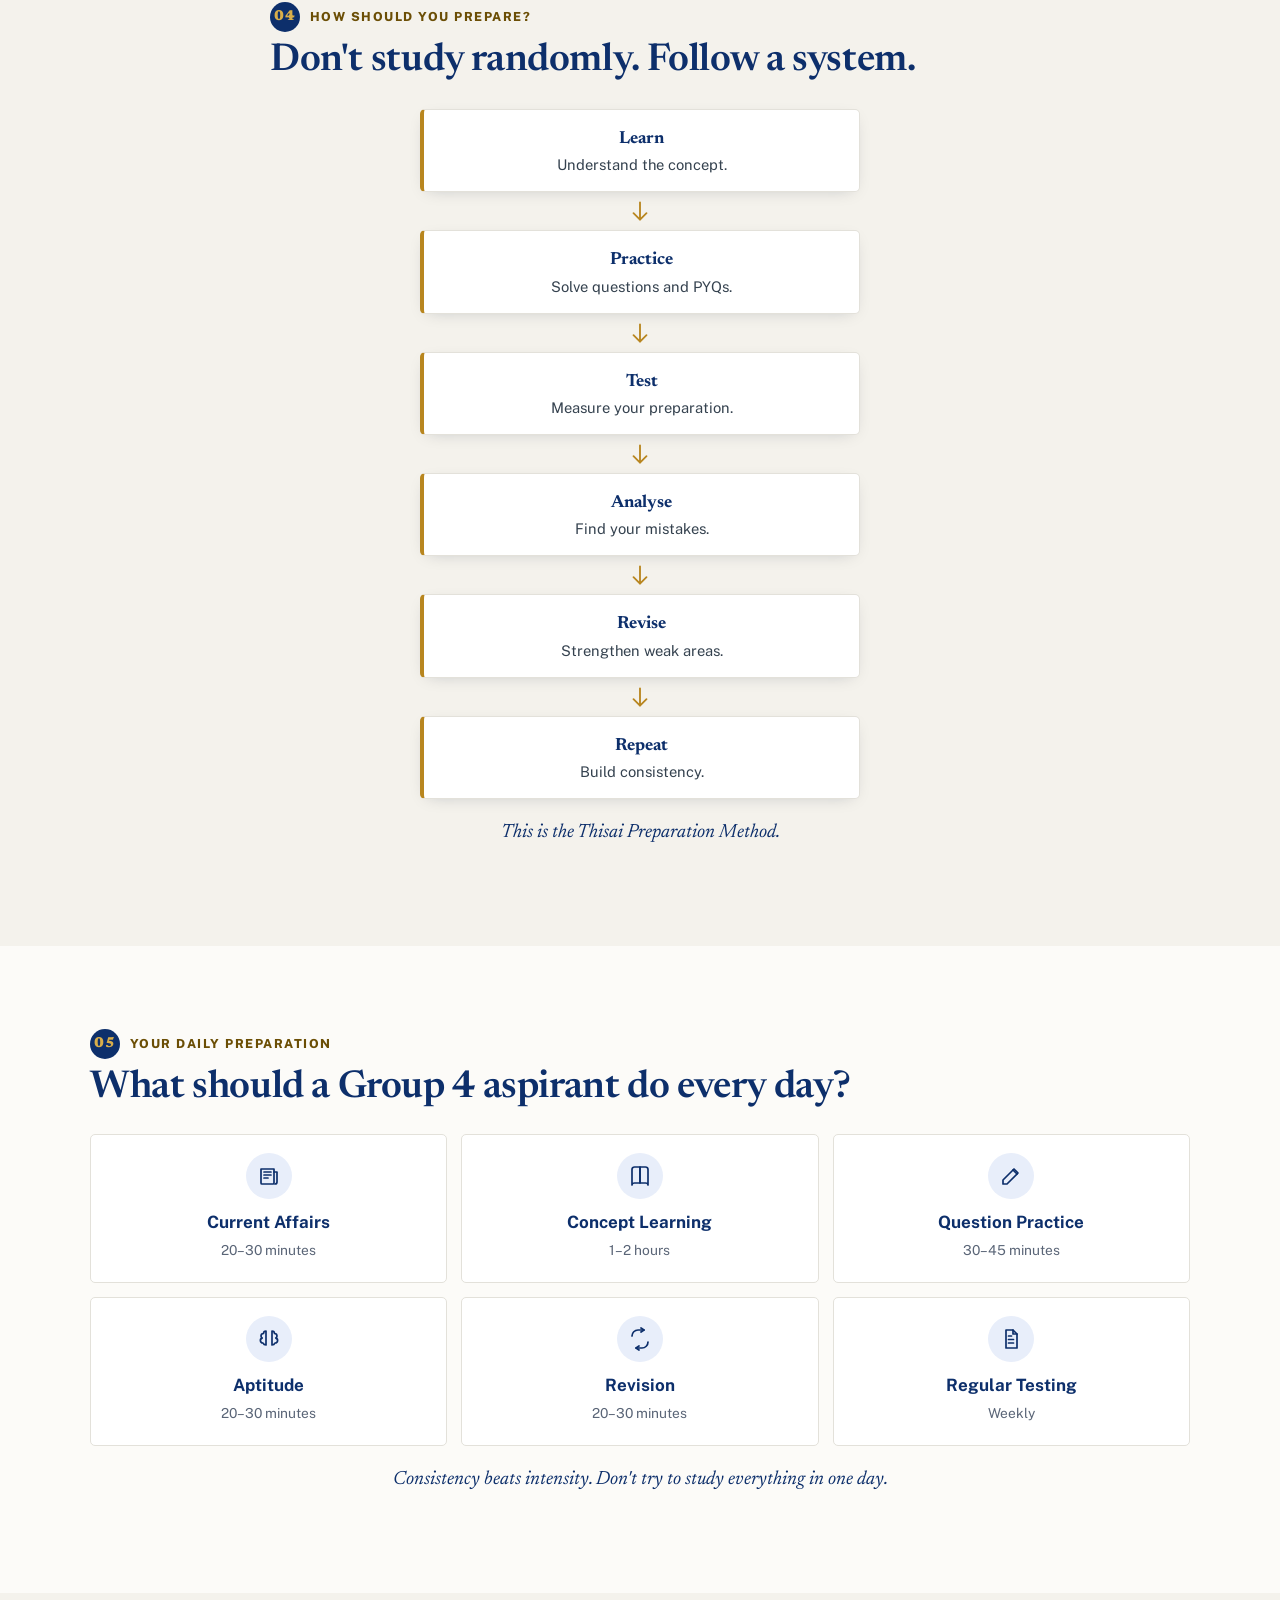
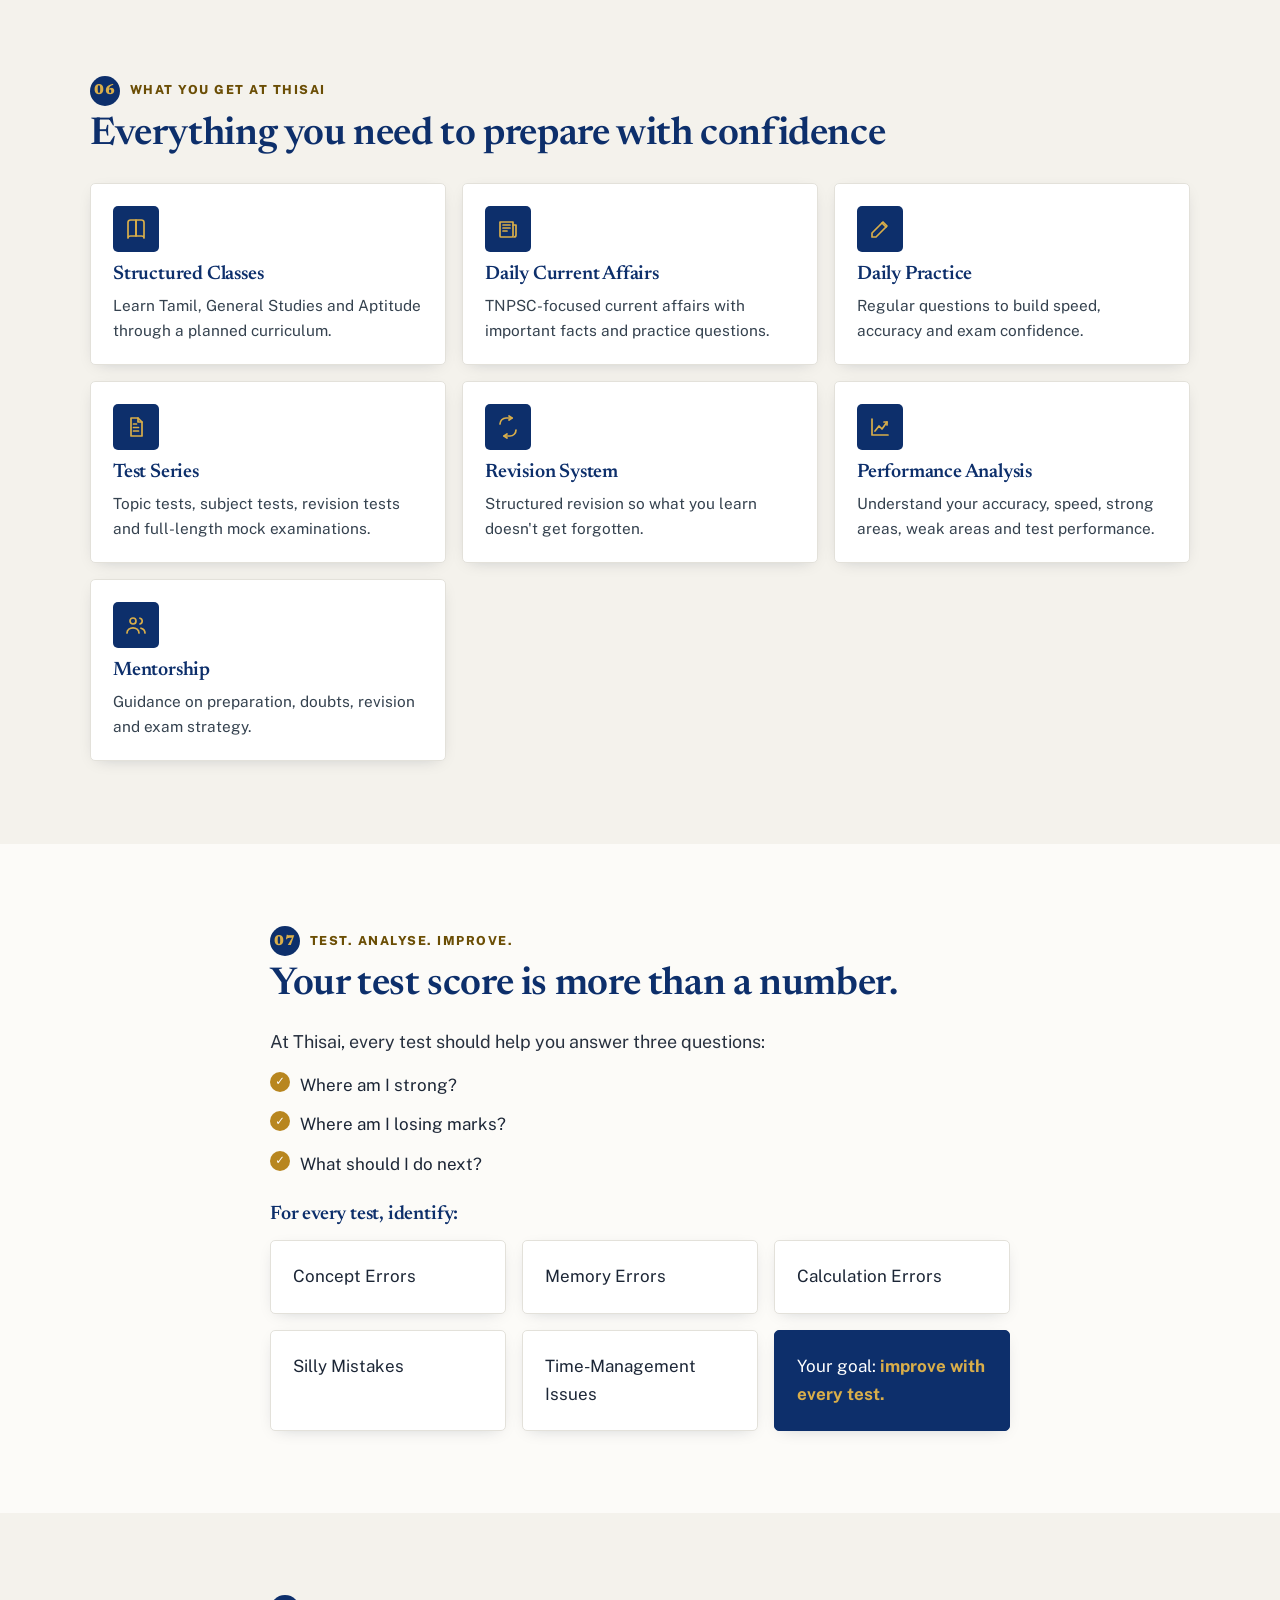
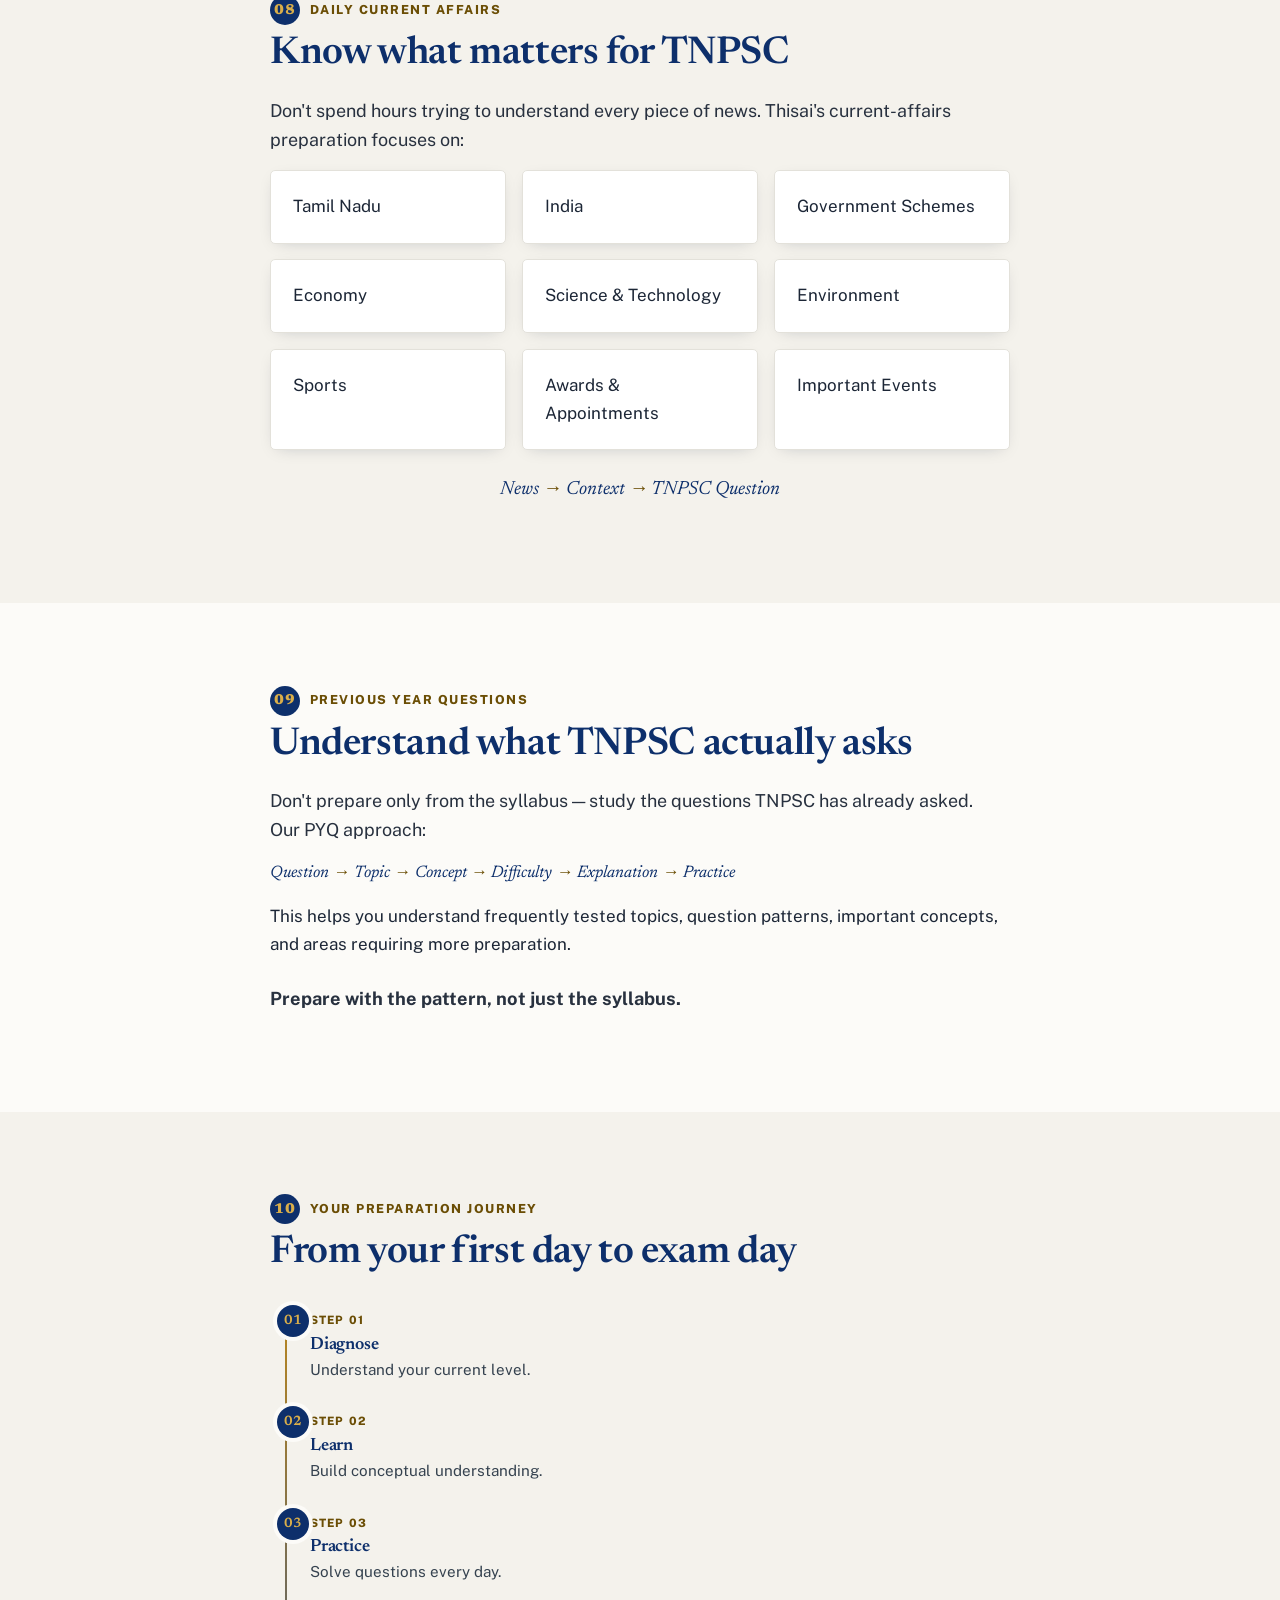
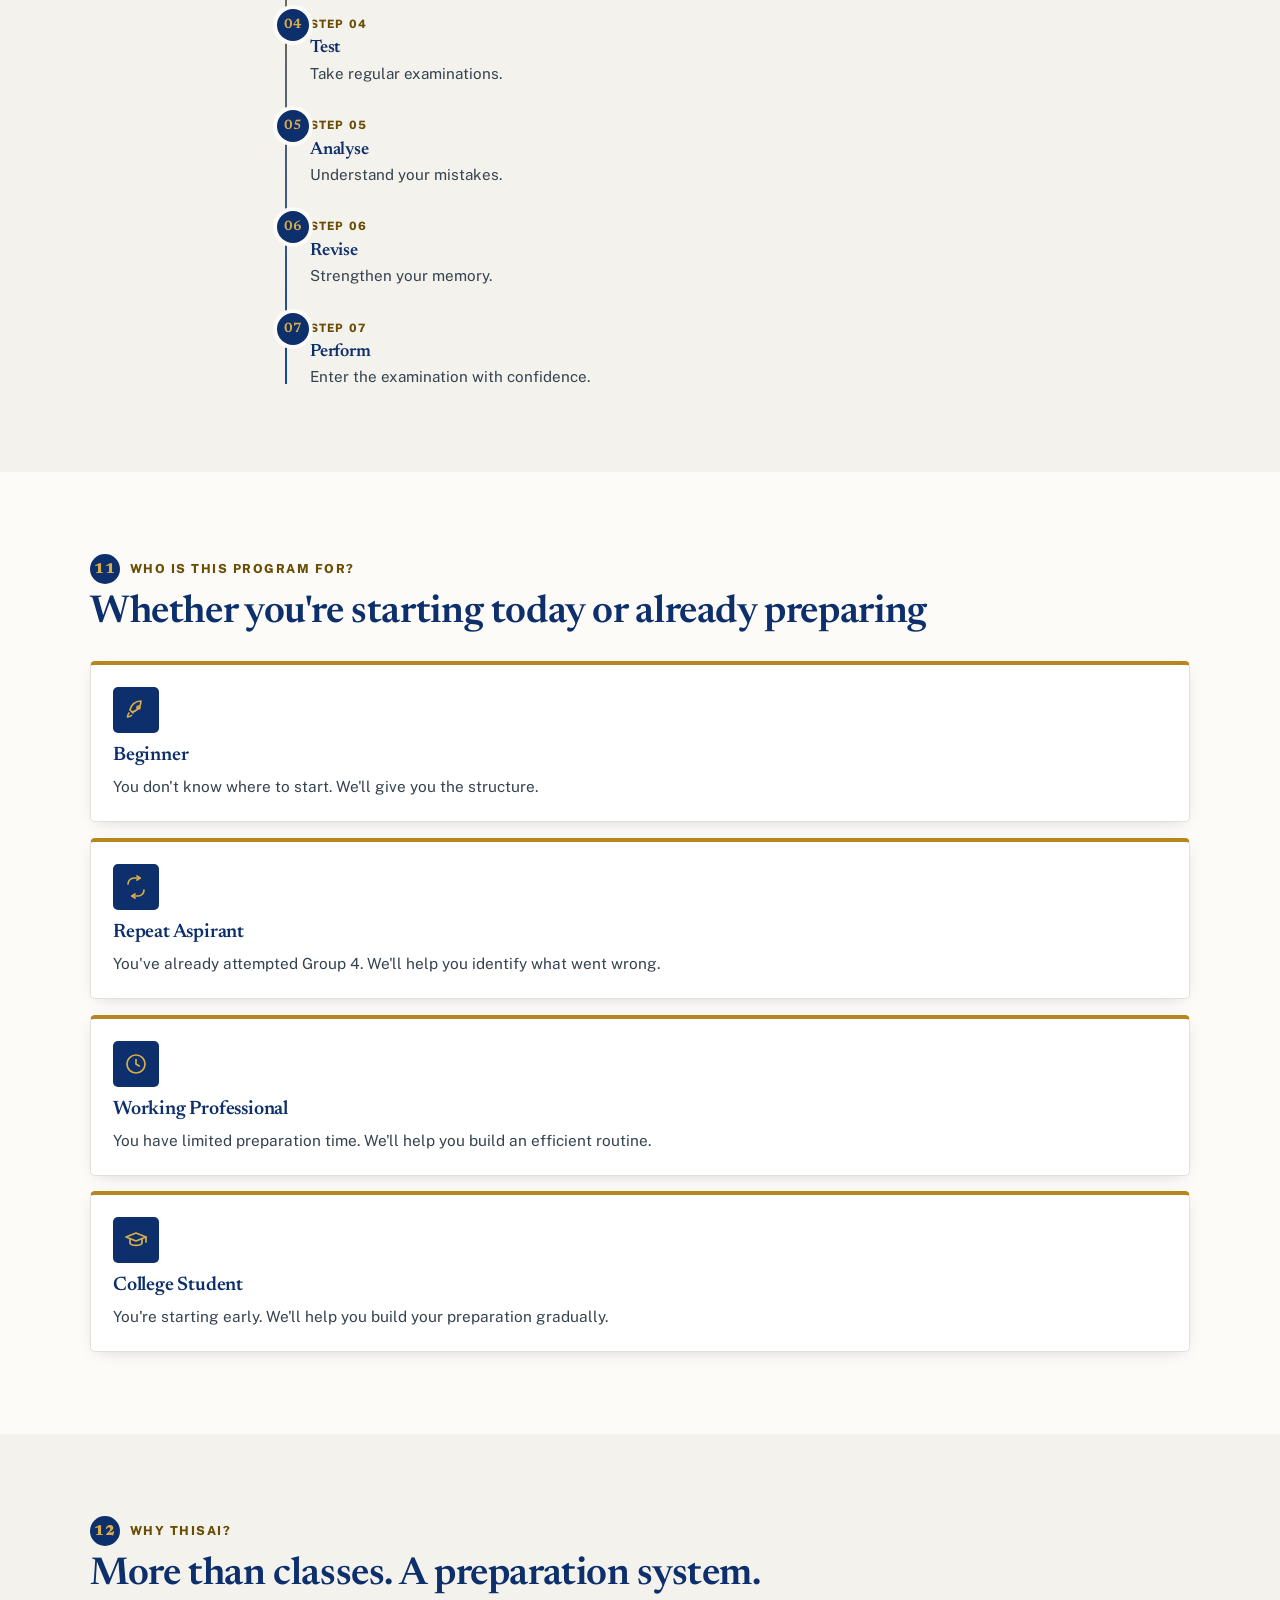
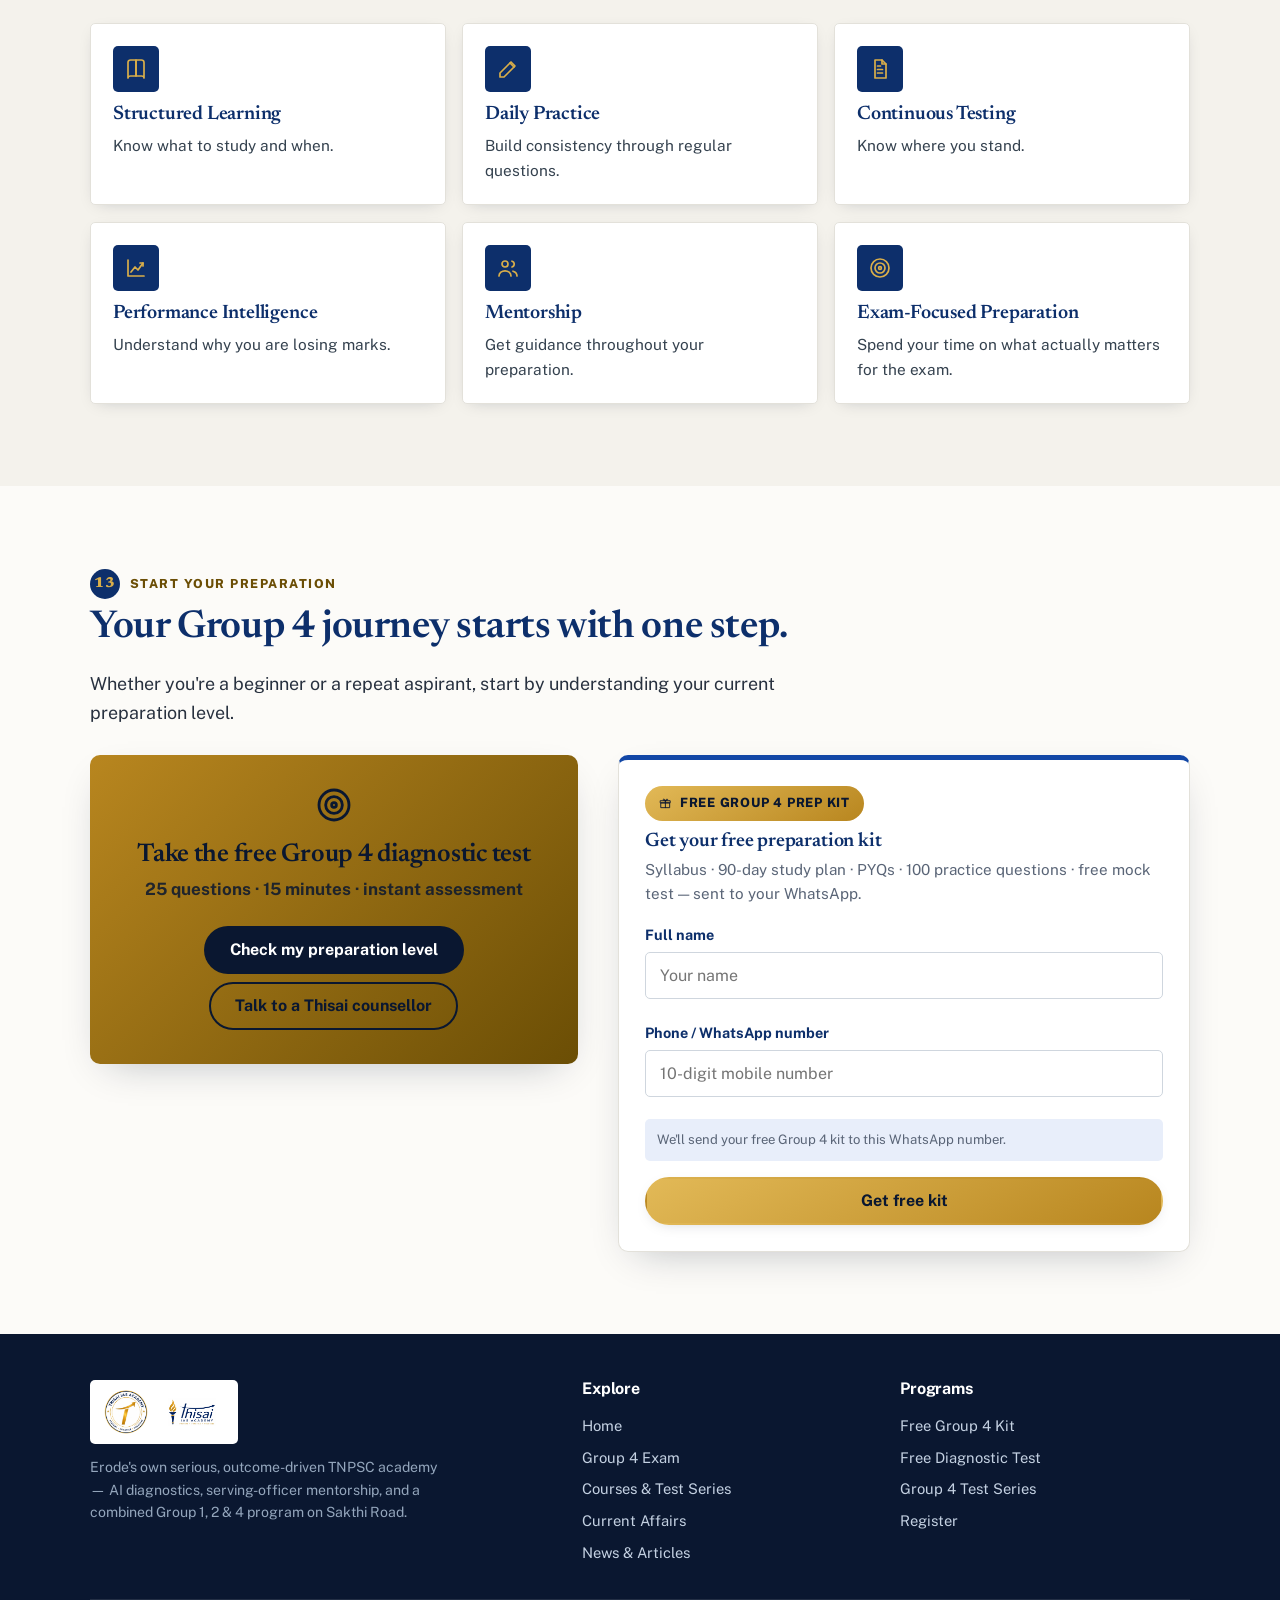
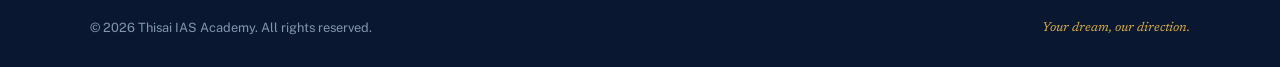
<file: group4.html>
<!DOCTYPE html>
<html lang="en">
<head>
  <meta charset="UTF-8" />
  <meta name="viewport" content="width=device-width, initial-scale=1.0" />
  <title>TNPSC Group 4 2027 — Complete Preparation | Thisai IAS Academy, Erode</title>
  <meta name="description" content="Your complete TNPSC Group 4 2027 preparation system — classes, daily current affairs, daily practice, test series, revision and mentorship. Exam: 10 Jan 2027. Take the free Group 4 diagnostic test." />
  <meta name="robots" content="index, follow" />
  <link rel="canonical" href="https://thisai.pro/group4.html" />
  <meta name="theme-color" content="#0a1730" />
  <meta property="og:type" content="website" />
  <meta property="og:title" content="TNPSC Group 4 2027 — Complete Preparation | Thisai IAS Academy" />
  <meta property="og:description" content="Classes + Daily Current Affairs + Test Series + Study Plan + Mentorship. Exam 10 Jan 2027. Free Group 4 diagnostic test & preparation kit." />
  <meta property="og:image" content="https://thisai.pro/assets/og-image.png" />
  <meta property="og:url" content="https://thisai.pro/group4.html" />

  <link rel="preconnect" href="https://fonts.googleapis.com" />
  <link rel="preconnect" href="https://fonts.gstatic.com" crossorigin />
  <link href="https://fonts.googleapis.com/css2?family=Newsreader:opsz,wght@6..72,400;6..72,600&family=Noto+Sans+Tamil:wght@400;500;700&family=Public+Sans:wght@400;500;600;700&display=swap" rel="stylesheet" />
  <link rel="icon" href="assets/favicon-32.png" sizes="32x32" />
  <link rel="icon" href="assets/favicon-180.png" sizes="180x180" />
  <link rel="apple-touch-icon" href="assets/favicon-180.png" />
  <link rel="stylesheet" href="css/styles.css" />
</head>
<body>
  <!-- ANNOUNCEMENT BAR -->
  <div class="annc" role="region" aria-label="Announcements">
    <div class="annc-inner">
      <span class="annc-tag" data-i18n="annc.tag">Latest</span>
      <div class="annc-track">
        <p class="annc-item" data-i18n-html="annc.1"><b>Batch 1</b> — TNPSC Group 1, 2 &amp; 4 combined course starts <b>Nov 2, 2026</b></p>
        <p class="annc-item" data-i18n-html="annc.2">New <b>Group 4 Test Series</b> begins <b>Oct 20, 2026</b> — register now</p>
        <p class="annc-item" data-i18n-html="annc.3"><b>Free UPSC mentorship</b> for Erode's talented aspirants — guided by UPSC interview-stage candidates</p>
      </div>
    </div>
  </div>

  <!-- HEADER -->
  <header class="site-header">
    <div class="wrap header-inner">
      <a class="brand" href="index.html" aria-label="Thisai IAS Academy home">
        <img class="brand-seal" src="assets/logo-badge.webp" alt="Thisai IAS Academy" width="48" height="48" />
        <span class="brand-wm"><strong>Thisai</strong><em>IAS Academy</em></span>
      </a>
      <nav class="nav" aria-label="Primary">
        <a href="index.html" data-i18n="nav.home">Home</a>
        <a href="group4.html" class="active" data-i18n="nav.group4">Group 4 Exam</a>
        <a href="courses.html" data-i18n="nav.courses">Courses &amp; Test Series</a>
        <a href="current-affairs.html" data-i18n="nav.ca">Current Affairs</a>
        <a href="blog.html" data-i18n="nav.blog">Blog &amp; Current Affairs</a>
        <a href="why.html" data-i18n="nav.why">Why Thisai</a>
        <a href="contact.html" data-i18n="nav.contact">Contact</a>
      </nav>
      <div class="header-actions">
        <div class="lang-toggle" role="group" aria-label="Language">
          <button type="button" class="lang-btn is-active" data-lang="en" aria-pressed="true">EN</button>
          <button type="button" class="lang-btn" data-lang="ta" aria-pressed="false">தமிழ்</button>
        </div>
        <span data-auth-slot></span>
        <a href="#start" class="btn btn-gold btn-sm hide-mobile" data-i18n="btn.register">Register</a>
        <button class="hamb" data-menu-open aria-label="Open menu" data-i18n-aria="btn.menu"><span></span></button>
      </div>
    </div>
  </header>

  <!-- MOBILE MENU -->
  <div class="scrim" data-scrim></div>
  <nav id="mobile-menu" class="mobile-menu" aria-label="Mobile">
    <div class="mm-head"><strong style="color:var(--navy);font-family:var(--font-head)">Thisai IAS Academy</strong><button class="mm-close" data-menu-close aria-label="Close menu">&times;</button></div>
    <a href="index.html" data-i18n="nav.home">Home</a>
    <a href="group4.html" data-i18n="nav.group4">Group 4 Exam</a>
    <a href="courses.html" data-i18n="nav.courses">Courses &amp; Test Series</a>
    <a href="current-affairs.html" data-i18n="nav.ca">Current Affairs</a>
    <a href="blog.html" data-i18n="nav.blog">Blog &amp; Current Affairs</a>
    <a href="why.html" data-i18n="nav.why">Why Thisai</a>
        <a href="contact.html" data-i18n="nav.contact">Contact</a>
    <a href="#start" class="btn btn-gold" style="margin-top:14px">Start preparation</a>
    <button type="button" class="btn btn-ghost" style="margin-top:8px" data-open-auth="signin" data-i18n="btn.signin">Sign in</button>
  </nav>

  <main>
    <!-- ============ HERO ============ -->
    <section class="g4-hero" aria-labelledby="g4-title">
      <div class="wrap">
        <div class="hero-grid" style="grid-template-columns:minmax(0,1fr)">
          <div class="hero-copy">
            <p class="eyebrow" style="color:var(--gold-br)">TNPSC Group 4 · 2027</p>
            <h1 id="g4-title">Your complete preparation journey for TNPSC Group 4</h1>
            <p class="lead">Prepare with a structured system covering Classes, Current Affairs, Daily Practice, Test Series, Revision and Mentorship. <strong style="color:#fff">Learn. Practice. Test. Improve.</strong></p>
            <div class="g4-facts">
              <span class="g4-fact"><svg class="ico"><use href="#ic-users"></use></svg> <b>6,574</b>&nbsp;vacancies</span>
              <span class="g4-fact"><svg class="ico"><use href="#ic-calendar"></use></svg> Exam:&nbsp;<b>10 Jan 2027</b></span>
              <span class="g4-fact"><svg class="ico"><use href="#ic-pin"></use></svg> Erode campus</span>
            </div>

            <div class="hero-cta-row">
              <a href="#start" class="btn btn-gold">Start your Group 4 preparation</a>
              <button type="button" class="btn btn-ghost-light" data-open-quiz>Check my preparation level →</button>
            </div>

            <div class="countdown" id="countdown" aria-live="polite"
                 data-target="2027-01-10T10:00:00+05:30" data-note="Counting down to the TNPSC Group 4 exam">
              <p class="countdown-label">TNPSC Group 4 Exam — January 10, 2027</p>
              <div class="countdown-units">
                <div class="cd-unit"><span class="cd-num" data-cd="days">--</span><span class="cd-lbl" data-i18n="cd.days">Days</span></div>
                <div class="cd-unit"><span class="cd-num" data-cd="hours">--</span><span class="cd-lbl" data-i18n="cd.hours">Hrs</span></div>
                <div class="cd-unit"><span class="cd-num" data-cd="mins">--</span><span class="cd-lbl" data-i18n="cd.mins">Min</span></div>
                <div class="cd-unit"><span class="cd-num" data-cd="secs">--</span><span class="cd-lbl" data-i18n="cd.secs">Sec</span></div>
              </div>
              <p class="countdown-src" data-cd-src>Counting down to the TNPSC Group 4 exam</p>
            </div>
            <p style="font-size:.8rem;color:#9db0c9;margin-top:10px">Vacancies &amp; exam date as announced — always confirm with the latest official TNPSC notification.</p>
          </div>
        </div>
      </div>
    </section>

    <!-- ============ 01 AT A GLANCE ============ -->
    <section class="section">
      <div class="wrap narrow">
        <p class="secnum"><span class="n">01</span> TNPSC Group 4 at a glance</p>
        <h2>Everything you need to know before you start</h2>
        <table class="spec-table">
          <tbody>
            <tr><th>Exam</th><td>TNPSC Group IV</td></tr>
            <tr><th>Total questions</th><td>200</td></tr>
            <tr><th>Maximum marks</th><td>300</td></tr>
            <tr><th>Duration</th><td>3 hours</td></tr>
            <tr><th>Major sections</th><td>Tamil · General Studies · Aptitude &amp; Mental Ability</td></tr>
            <tr><th>Preparation mode</th><td>Classes + Practice + Tests + Revision</td></tr>
          </tbody>
        </table>
        <p class="spec-note">Always refer to the latest TNPSC notification for current vacancies, dates, eligibility and official exam rules.</p>
      </div>
    </section>

    <!-- ============ 02 WHAT IS GROUP 4 ============ -->
    <section class="section section-alt">
      <div class="wrap narrow">
        <p class="secnum"><span class="n">02</span> What is TNPSC Group 4?</p>
        <h2>One exam. Multiple government career opportunities.</h2>
        <div class="prose">
          <p>TNPSC Group IV is one of Tamil Nadu's major recruitment examinations for various Group IV services and posts. For many aspirants, it is an opportunity to enter government service through a focused, competitive examination.</p>
          <p>But clearing Group 4 requires more than simply completing the syllabus. You need:</p>
        </div>
        <ul class="ticks">
          <li>Concept clarity</li>
          <li>Consistent practice</li>
          <li>Current affairs awareness</li>
          <li>Speed &amp; accuracy</li>
          <li>Regular testing</li>
          <li>Strong revision</li>
        </ul>
        <p class="why-body" style="margin-top:22px">That's where a <strong>structured preparation system</strong> matters.</p>
      </div>
    </section>

    <!-- ============ 03 SYLLABUS ============ -->
    <section class="section">
      <div class="wrap">
        <p class="secnum"><span class="n">03</span> What will you study?</p>
        <h2>Your Group 4 syllabus, simplified</h2>
        <div class="syllabus">
          <div class="syl-card">
            <h3><svg class="ico" style="color:var(--gold-dk)"><use href="#ic-book"></use></svg> <span class="num">01</span> Tamil</h3>
            <p style="color:#35424f;margin:10px 0 0">Build your scoring strength through:</p>
            <ul>
              <li>இலக்கணம் (Grammar)</li>
              <li>இலக்கியம் (Literature)</li>
              <li>திருக்குறள்</li>
              <li>Reading comprehension</li>
              <li>Translation</li>
              <li>Important authors &amp; works</li>
              <li>Tamil literature</li>
              <li>Previous-year questions</li>
            </ul>
          </div>
          <div class="syl-card">
            <h3><svg class="ico" style="color:var(--gold-dk)"><use href="#ic-scales"></use></svg> <span class="num">02</span> General Studies</h3>
            <p style="color:#35424f;margin:10px 0 0">Cover the major areas of:</p>
            <ul>
              <li>General Science</li>
              <li>Current Events</li>
              <li>Geography</li>
              <li>History &amp; Culture</li>
              <li>Indian Polity</li>
              <li>Indian Economy</li>
              <li>Indian National Movement</li>
              <li>Tamil Nadu History, Culture &amp; Administration</li>
            </ul>
          </div>
          <div class="syl-card">
            <h3><svg class="ico" style="color:var(--gold-dk)"><use href="#ic-brain"></use></svg> <span class="num">03</span> Aptitude &amp; Mental Ability</h3>
            <p style="color:#35424f;margin:10px 0 0">Develop your speed and accuracy in:</p>
            <ul>
              <li>Simplification</li>
              <li>Percentage</li>
              <li>Ratio &amp; Proportion</li>
              <li>HCF &amp; LCM</li>
              <li>Time &amp; Work</li>
              <li>Simple &amp; Compound Interest</li>
              <li>Area &amp; Volume</li>
              <li>Number Series</li>
              <li>Reasoning &amp; Logical Problems</li>
            </ul>
          </div>
        </div>
      </div>
    </section>

    <!-- ============ 04 HOW TO PREPARE (FLOW) ============ -->
    <section class="section section-alt">
      <div class="wrap narrow">
        <p class="secnum"><span class="n">04</span> How should you prepare?</p>
        <h2>Don't study randomly. Follow a system.</h2>
        <div class="flow">
          <div class="flow-step"><b>Learn</b><span>Understand the concept.</span></div>
          <svg class="ico flow-arrow"><use href="#ic-arrow-down"></use></svg>
          <div class="flow-step"><b>Practice</b><span>Solve questions and PYQs.</span></div>
          <svg class="ico flow-arrow"><use href="#ic-arrow-down"></use></svg>
          <div class="flow-step"><b>Test</b><span>Measure your preparation.</span></div>
          <svg class="ico flow-arrow"><use href="#ic-arrow-down"></use></svg>
          <div class="flow-step"><b>Analyse</b><span>Find your mistakes.</span></div>
          <svg class="ico flow-arrow"><use href="#ic-arrow-down"></use></svg>
          <div class="flow-step"><b>Revise</b><span>Strengthen weak areas.</span></div>
          <svg class="ico flow-arrow"><use href="#ic-arrow-down"></use></svg>
          <div class="flow-step"><b>Repeat</b><span>Build consistency.</span></div>
        </div>
        <p class="flow-note">This is the Thisai Preparation Method.</p>
      </div>
    </section>

    <!-- ============ 05 DAILY ROUTINE ============ -->
    <section class="section">
      <div class="wrap">
        <p class="secnum"><span class="n">05</span> Your daily preparation</p>
        <h2>What should a Group 4 aspirant do every day?</h2>
        <div class="routine">
          <div class="item"><div class="r-ico"><svg class="ico"><use href="#ic-news"></use></svg></div><b>Current Affairs</b><span>20–30 minutes</span></div>
          <div class="item"><div class="r-ico"><svg class="ico"><use href="#ic-book"></use></svg></div><b>Concept Learning</b><span>1–2 hours</span></div>
          <div class="item"><div class="r-ico"><svg class="ico"><use href="#ic-pencil"></use></svg></div><b>Question Practice</b><span>30–45 minutes</span></div>
          <div class="item"><div class="r-ico"><svg class="ico"><use href="#ic-brain"></use></svg></div><b>Aptitude</b><span>20–30 minutes</span></div>
          <div class="item"><div class="r-ico"><svg class="ico"><use href="#ic-repeat"></use></svg></div><b>Revision</b><span>20–30 minutes</span></div>
          <div class="item"><div class="r-ico"><svg class="ico"><use href="#ic-doc"></use></svg></div><b>Regular Testing</b><span>Weekly</span></div>
        </div>
        <p class="flow-note">Consistency beats intensity. Don't try to study everything in one day.</p>
      </div>
    </section>

    <!-- ============ 06 WHAT YOU GET ============ -->
    <section class="section section-alt">
      <div class="wrap">
        <p class="secnum"><span class="n">06</span> What you get at Thisai</p>
        <h2>Everything you need to prepare with confidence</h2>
        <div class="card-grid three">
          <article class="card"><div class="card-ico"><svg class="ico"><use href="#ic-book"></use></svg></div><h3>Structured Classes</h3><p>Learn Tamil, General Studies and Aptitude through a planned curriculum.</p></article>
          <article class="card"><div class="card-ico"><svg class="ico"><use href="#ic-news"></use></svg></div><h3>Daily Current Affairs</h3><p>TNPSC-focused current affairs with important facts and practice questions.</p></article>
          <article class="card"><div class="card-ico"><svg class="ico"><use href="#ic-pencil"></use></svg></div><h3>Daily Practice</h3><p>Regular questions to build speed, accuracy and exam confidence.</p></article>
          <article class="card"><div class="card-ico"><svg class="ico"><use href="#ic-doc"></use></svg></div><h3>Test Series</h3><p>Topic tests, subject tests, revision tests and full-length mock examinations.</p></article>
          <article class="card"><div class="card-ico"><svg class="ico"><use href="#ic-repeat"></use></svg></div><h3>Revision System</h3><p>Structured revision so what you learn doesn't get forgotten.</p></article>
          <article class="card"><div class="card-ico"><svg class="ico"><use href="#ic-chart"></use></svg></div><h3>Performance Analysis</h3><p>Understand your accuracy, speed, strong areas, weak areas and test performance.</p></article>
          <article class="card"><div class="card-ico"><svg class="ico"><use href="#ic-users"></use></svg></div><h3>Mentorship</h3><p>Guidance on preparation, doubts, revision and exam strategy.</p></article>
        </div>
      </div>
    </section>

    <!-- ============ 07 TEST ANALYSE IMPROVE ============ -->
    <section class="section">
      <div class="wrap narrow">
        <p class="secnum"><span class="n">07</span> Test. Analyse. Improve.</p>
        <h2>Your test score is more than a number.</h2>
        <p class="lead">At Thisai, every test should help you answer three questions:</p>
        <ul class="ticks">
          <li>Where am I strong?</li>
          <li>Where am I losing marks?</li>
          <li>What should I do next?</li>
        </ul>
        <h3 class="mt">For every test, identify:</h3>
        <div class="card-grid three" style="margin-top:14px">
          <div class="card">Concept Errors</div>
          <div class="card">Memory Errors</div>
          <div class="card">Calculation Errors</div>
          <div class="card">Silly Mistakes</div>
          <div class="card">Time-Management Issues</div>
          <div class="card" style="background:var(--navy);color:#fff;border-color:var(--navy)">Your goal: <strong style="color:var(--gold-br)">improve with every test.</strong></div>
        </div>
      </div>
    </section>

    <!-- ============ 08 CURRENT AFFAIRS ============ -->
    <section class="section section-alt">
      <div class="wrap narrow">
        <p class="secnum"><span class="n">08</span> Daily current affairs</p>
        <h2>Know what matters for TNPSC</h2>
        <p class="lead">Don't spend hours trying to understand every piece of news. Thisai's current-affairs preparation focuses on:</p>
        <div class="card-grid three" style="margin-top:16px">
          <div class="card">Tamil Nadu</div>
          <div class="card">India</div>
          <div class="card">Government Schemes</div>
          <div class="card">Economy</div>
          <div class="card">Science &amp; Technology</div>
          <div class="card">Environment</div>
          <div class="card">Sports</div>
          <div class="card">Awards &amp; Appointments</div>
          <div class="card">Important Events</div>
        </div>
        <p class="flow-note" style="margin-top:24px">News <span style="color:var(--gold-dk)">→</span> Context <span style="color:var(--gold-dk)">→</span> TNPSC Question</p>
      </div>
    </section>

    <!-- ============ 09 PYQ ============ -->
    <section class="section">
      <div class="wrap narrow">
        <p class="secnum"><span class="n">09</span> Previous year questions</p>
        <h2>Understand what TNPSC actually asks</h2>
        <p class="lead">Don't prepare only from the syllabus — study the questions TNPSC has already asked. Our PYQ approach:</p>
        <p class="flow-note" style="font-size:1.05rem;text-align:left;margin:16px 0">
          Question <span style="color:var(--gold-dk)">→</span> Topic <span style="color:var(--gold-dk)">→</span> Concept <span style="color:var(--gold-dk)">→</span> Difficulty <span style="color:var(--gold-dk)">→</span> Explanation <span style="color:var(--gold-dk)">→</span> Practice
        </p>
        <p>This helps you understand frequently tested topics, question patterns, important concepts, and areas requiring more preparation.</p>
        <p class="why-body"><strong>Prepare with the pattern, not just the syllabus.</strong></p>
      </div>
    </section>

    <!-- ============ 10 JOURNEY TIMELINE ============ -->
    <section class="section section-alt">
      <div class="wrap narrow">
        <p class="secnum"><span class="n">10</span> Your preparation journey</p>
        <h2>From your first day to exam day</h2>
        <div class="timeline">
          <div class="tl-item"><span class="tl-dot">01</span><span class="tl-step">Step 01</span><h3>Diagnose</h3><p>Understand your current level.</p></div>
          <div class="tl-item"><span class="tl-dot">02</span><span class="tl-step">Step 02</span><h3>Learn</h3><p>Build conceptual understanding.</p></div>
          <div class="tl-item"><span class="tl-dot">03</span><span class="tl-step">Step 03</span><h3>Practice</h3><p>Solve questions every day.</p></div>
          <div class="tl-item"><span class="tl-dot">04</span><span class="tl-step">Step 04</span><h3>Test</h3><p>Take regular examinations.</p></div>
          <div class="tl-item"><span class="tl-dot">05</span><span class="tl-step">Step 05</span><h3>Analyse</h3><p>Understand your mistakes.</p></div>
          <div class="tl-item"><span class="tl-dot">06</span><span class="tl-step">Step 06</span><h3>Revise</h3><p>Strengthen your memory.</p></div>
          <div class="tl-item"><span class="tl-dot">07</span><span class="tl-step">Step 07</span><h3>Perform</h3><p>Enter the examination with confidence.</p></div>
        </div>
      </div>
    </section>

    <!-- ============ 11 WHO IS THIS FOR ============ -->
    <section class="section">
      <div class="wrap">
        <p class="secnum"><span class="n">11</span> Who is this program for?</p>
        <h2>Whether you're starting today or already preparing</h2>
        <div class="card-grid">
          <article class="card card-top"><div class="card-ico"><svg class="ico"><use href="#ic-rocket"></use></svg></div><h3>Beginner</h3><p>You don't know where to start. We'll give you the structure.</p></article>
          <article class="card card-top"><div class="card-ico"><svg class="ico"><use href="#ic-repeat"></use></svg></div><h3>Repeat Aspirant</h3><p>You've already attempted Group 4. We'll help you identify what went wrong.</p></article>
          <article class="card card-top"><div class="card-ico"><svg class="ico"><use href="#ic-clock"></use></svg></div><h3>Working Professional</h3><p>You have limited preparation time. We'll help you build an efficient routine.</p></article>
          <article class="card card-top"><div class="card-ico"><svg class="ico"><use href="#ic-cap"></use></svg></div><h3>College Student</h3><p>You're starting early. We'll help you build your preparation gradually.</p></article>
        </div>
      </div>
    </section>

    <!-- ============ 12 WHY THISAI ============ -->
    <section class="section section-alt">
      <div class="wrap">
        <p class="secnum"><span class="n">12</span> Why Thisai?</p>
        <h2>More than classes. A preparation system.</h2>
        <div class="card-grid three">
          <article class="card"><div class="card-ico"><svg class="ico"><use href="#ic-book"></use></svg></div><h3>Structured Learning</h3><p>Know what to study and when.</p></article>
          <article class="card"><div class="card-ico"><svg class="ico"><use href="#ic-pencil"></use></svg></div><h3>Daily Practice</h3><p>Build consistency through regular questions.</p></article>
          <article class="card"><div class="card-ico"><svg class="ico"><use href="#ic-doc"></use></svg></div><h3>Continuous Testing</h3><p>Know where you stand.</p></article>
          <article class="card"><div class="card-ico"><svg class="ico"><use href="#ic-chart"></use></svg></div><h3>Performance Intelligence</h3><p>Understand why you are losing marks.</p></article>
          <article class="card"><div class="card-ico"><svg class="ico"><use href="#ic-users"></use></svg></div><h3>Mentorship</h3><p>Get guidance throughout your preparation.</p></article>
          <article class="card"><div class="card-ico"><svg class="ico"><use href="#ic-target"></use></svg></div><h3>Exam-Focused Preparation</h3><p>Spend your time on what actually matters for the exam.</p></article>
        </div>
      </div>
    </section>

    <!-- ============ 13 START / DIAGNOSTIC + FREE KIT ============ -->
    <section class="section" id="start">
      <div class="wrap">
        <p class="secnum"><span class="n">13</span> Start your preparation</p>
        <h2>Your Group 4 journey starts with one step.</h2>
        <p class="lead">Whether you're a beginner or a repeat aspirant, start by understanding your current preparation level.</p>

        <div class="register-grid" style="margin-top:28px">
          <!-- diagnostic -->
          <div class="diag-cta" id="diagnostic">
            <svg class="ico" style="width:40px;height:40px"><use href="#ic-target"></use></svg>
            <h2 style="font-size:1.6rem;margin:10px 0 6px">Take the free Group 4 diagnostic test</h2>
            <p class="sub">25 questions · 15 minutes · instant assessment</p>
            <button type="button" class="btn btn-dark" data-open-quiz>Check my preparation level</button>
            <a class="btn btn-ghost" data-wa="counsellor" href="#" target="_blank" rel="noopener" style="border-color:var(--ink);color:var(--ink)">Talk to a Thisai counsellor</a>
          </div>

          <!-- free kit form -->
          <div class="form-card form-card-blue" id="kit">
            <span class="free-tag" style="margin-bottom:10px"><svg class="ico"><use href="#ic-gift"></use></svg> Free Group 4 Prep Kit</span>
            <h3>Get your free preparation kit</h3>
            <p class="form-intro">Syllabus · 90-day study plan · PYQs · 100 practice questions · free mock test — sent to your WhatsApp.</p>
            <form id="form-g4kit" class="lead-form" novalidate>
              <input type="hidden" name="_form" value="Group 4 Free Prep Kit" />
              <div class="field"><label for="k-name" data-i18n="f.name">Full name</label><input id="k-name" name="name" type="text" autocomplete="name" required minlength="2" data-i18n-ph="f.name.ph" placeholder="Your name" /><span class="field-error" data-error></span></div>
              <div class="field"><label for="k-phone" data-i18n="f.phone">WhatsApp number</label><input id="k-phone" name="phone" type="tel" inputmode="numeric" autocomplete="tel" required data-i18n-ph="f.phone.ph" placeholder="10-digit mobile number" /><span class="field-error" data-error></span></div>
              <p class="form-micro">We'll send your free Group 4 kit to this WhatsApp number.</p>
              <button type="submit" class="btn btn-gold btn-block">Get free kit</button>
              <div class="form-success" data-success hidden role="status">
                <div class="success-tick" aria-hidden="true">✓</div>
                <h4>Your free kit is on the way.</h4>
                <p>Check your WhatsApp for the syllabus, study plan, PYQs and mock test. Didn't get it? Tap the WhatsApp button.</p>
                <a class="btn btn-ghost btn-sm" data-wa="g4kit" href="#" target="_blank" rel="noopener">Message us on WhatsApp</a>
              </div>
            </form>
          </div>
        </div>
      </div>
    </section>
  </main>

  <!-- FOOTER -->
  <footer class="site-footer">
    <div class="wrap">
      <div class="footer-grid">
        <div>
          <span class="footer-logo"><img class="fl-mark" src="assets/logo-badge.webp" alt="" aria-hidden="true" width="44" height="44" /><img class="fl-word" src="assets/logo-horizontal.png" alt="Thisai IAS Academy" width="2000" height="1000" /></span>
          <p class="footer-note" data-i18n="foot.note">Erode's own serious, outcome-driven TNPSC academy — AI diagnostics, serving-officer mentorship, and a combined Group 1, 2 & 4 program on Sakthi Road.</p>
        </div>
        <div class="footer-col"><h4 data-i18n="foot.explore">Explore</h4>
          <a href="index.html" data-i18n="nav.home">Home</a>
          <a href="group4.html" data-i18n="nav.group4">Group 4 Exam</a>
          <a href="courses.html" data-i18n="nav.courses">Courses &amp; Test Series</a>
          <a href="current-affairs.html" data-i18n="nav.ca">Current Affairs</a>
          <a href="blog.html" data-i18n="nav.blog">Blog &amp; Current Affairs</a>
        </div>
        <div class="footer-col"><h4 data-i18n="foot.programs">Programs</h4>
          <a href="group4.html#start">Free Group 4 Kit</a>
          <a href="group4.html#diagnostic">Free Diagnostic Test</a>
          <a href="courses.html#testseries" data-i18n="prog.2.title">Group 4 Test Series</a>
          <a href="index.html#register" data-i18n="btn.register">Register</a>
        </div>
      </div>
      <div class="footer-bottom">
        <span data-i18n="foot.rights">© <span data-year>2026</span> Thisai IAS Academy. All rights reserved.</span>
        <span data-i18n="slogan" style="color:var(--gold-br);font-family:var(--font-head);font-style:italic">Your dream, our direction.</span>
      </div>
    </div>
  </footer>

  <a class="wa-float" data-wa="floating" href="#" target="_blank" rel="noopener" aria-label="Chat with us on WhatsApp">
    <svg viewBox="0 0 32 32" width="26" height="26" aria-hidden="true"><path fill="currentColor" d="M16 3C9.4 3 4 8.3 4 14.9c0 2.4.7 4.6 1.9 6.5L4 29l7-1.8c1.8 1 3.8 1.5 6 1.5 6.6 0 12-5.3 12-11.9C29 8.3 22.6 3 16 3zm0 21.7c-1.9 0-3.7-.5-5.2-1.4l-.4-.2-4.1 1.1 1.1-4-.2-.4c-1-1.6-1.5-3.4-1.5-5.4C5.7 9.3 10.3 4.8 16 4.8s10.3 4.5 10.3 10.1S21.7 24.7 16 24.7zm5.7-7.6c-.3-.2-1.8-.9-2.1-1s-.5-.2-.7.2-.8 1-.9 1.2-.3.2-.6.1c-.3-.2-1.3-.5-2.5-1.5-.9-.8-1.5-1.8-1.7-2.1s0-.5.1-.6l.5-.5c.2-.2.2-.3.3-.5s.1-.4 0-.5-.7-1.7-1-2.3c-.3-.6-.5-.5-.7-.5h-.6c-.2 0-.5.1-.8.4s-1.1 1-1.1 2.6 1.1 3 1.3 3.2c.2.2 2.2 3.4 5.4 4.8.8.3 1.3.5 1.8.6.8.2 1.4.2 2 .1.6-.1 1.8-.7 2.1-1.5.3-.7.3-1.4.2-1.5-.1-.1-.3-.2-.6-.3z"/></svg>
    <span class="wa-label">WhatsApp</span>
  </a>

  <!-- AUTH MODAL -->
  <div class="modal" id="auth-modal" role="dialog" aria-modal="true" aria-label="Sign in or sign up">
    <div class="modal-scrim"></div>
    <div class="modal-card">
      <button class="modal-close" aria-label="Close">&times;</button>
      <img class="modal-logo" src="assets/logo-horizontal.png" alt="Thisai IAS Academy" width="2000" height="1000" />
      <div class="auth-tabs">
        <button type="button" class="auth-tab active" data-authtab="signin" data-i18n="auth.signin">Sign in</button>
        <button type="button" class="auth-tab" data-authtab="signup" data-i18n="auth.signup">Sign up</button>
      </div>
      <div class="auth-pane active" data-authpane="signin">
        <form id="form-signin" class="lead-form" novalidate>
          <div class="field"><label for="si-id" data-i18n="auth.email">Email or phone</label><input id="si-id" name="identifier" type="text" autocomplete="username" required data-i18n-ph="auth.email.ph" placeholder="you@example.com or mobile" /><span class="field-error" data-error></span></div>
          <div class="field"><label for="si-pass" data-i18n="auth.pass">Password</label><input id="si-pass" name="password" type="password" autocomplete="current-password" required data-i18n-ph="auth.pass.ph" placeholder="Your password" /><span class="field-error" data-error></span></div>
          <button type="submit" class="btn btn-gold btn-block" data-i18n="auth.signin.btn">Sign in</button>
        </form>
        <p class="auth-alt"><button type="button" data-switch-tab="signup" data-i18n="auth.toSignup">New to Thisai? Create an account</button></p>
      </div>
      <div class="auth-pane" data-authpane="signup">
        <form id="form-signup" class="lead-form" novalidate>
          <div class="field"><label for="su-name" data-i18n="auth.name">Full name</label><input id="su-name" name="name" type="text" autocomplete="name" required data-i18n-ph="auth.name.ph" placeholder="Your name" /><span class="field-error" data-error></span></div>
          <div class="field"><label for="su-phone" data-i18n="auth.phone">WhatsApp number</label><input id="su-phone" name="phone" type="tel" inputmode="numeric" autocomplete="tel" required data-i18n-ph="auth.phone.ph" placeholder="10-digit mobile number" /><span class="field-error" data-error></span></div>
          <div class="field"><label for="su-email" data-i18n="auth.emailf">Email</label><input id="su-email" name="email" type="email" autocomplete="email" required data-i18n-ph="auth.emailf.ph" placeholder="you@example.com" /><span class="field-error" data-error></span></div>
          <div class="field row2">
            <div class="field" style="gap:6px"><label for="su-pass" data-i18n="auth.pass">Password</label><input id="su-pass" name="password" type="password" autocomplete="new-password" required data-i18n-ph="auth.pass.ph" placeholder="Password" /><span class="field-error" data-error></span></div>
            <div class="field" style="gap:6px"><label for="su-pass2" data-i18n="auth.pass2">Confirm</label><input id="su-pass2" name="password2" type="password" autocomplete="new-password" required data-i18n-ph="auth.pass2.ph" placeholder="Confirm" /><span class="field-error" data-error></span></div>
          </div>
          <button type="submit" class="btn btn-gold btn-block" data-i18n="auth.signup.btn">Create account</button>
        </form>
        <p class="auth-alt"><button type="button" data-switch-tab="signin" data-i18n="auth.toSignin">Already have an account? Sign in</button></p>
      </div>
      <p class="auth-note" data-i18n="auth.note">Demo accounts are stored only in this browser. Connect a real auth backend (Firebase / Supabase) before launch — see js/auth.js.</p>
    </div>
  </div>

  <div class="toast" data-toast hidden role="status" aria-live="polite"></div>

  <!-- ============ DIAGNOSTIC QUIZ OVERLAY ============ -->
  <div class="quiz-overlay" id="quiz" aria-hidden="true">
    <div class="quiz-bar">
      <span class="q-title">Group 4 Diagnostic Test</span>
      <span class="quiz-timer" data-quiz-timer>15:00</span>
      <button type="button" class="quiz-close" data-quiz-close aria-label="Close test">&times;</button>
    </div>
    <div class="quiz-prog"><span data-quiz-prog style="width:0"></span></div>
    <div class="quiz-body"><div class="quiz-inner" data-quiz-content></div></div>
  </div>

  <script src="config.js"></script>
  <script src="js/icons.js" defer></script>
  <script src="js/i18n.js" defer></script>
  <script src="js/auth.js" defer></script>
  <script src="js/main.js" defer></script>
  <script src="js/group4-quiz.js" defer></script>
</body>
</html>
</file>
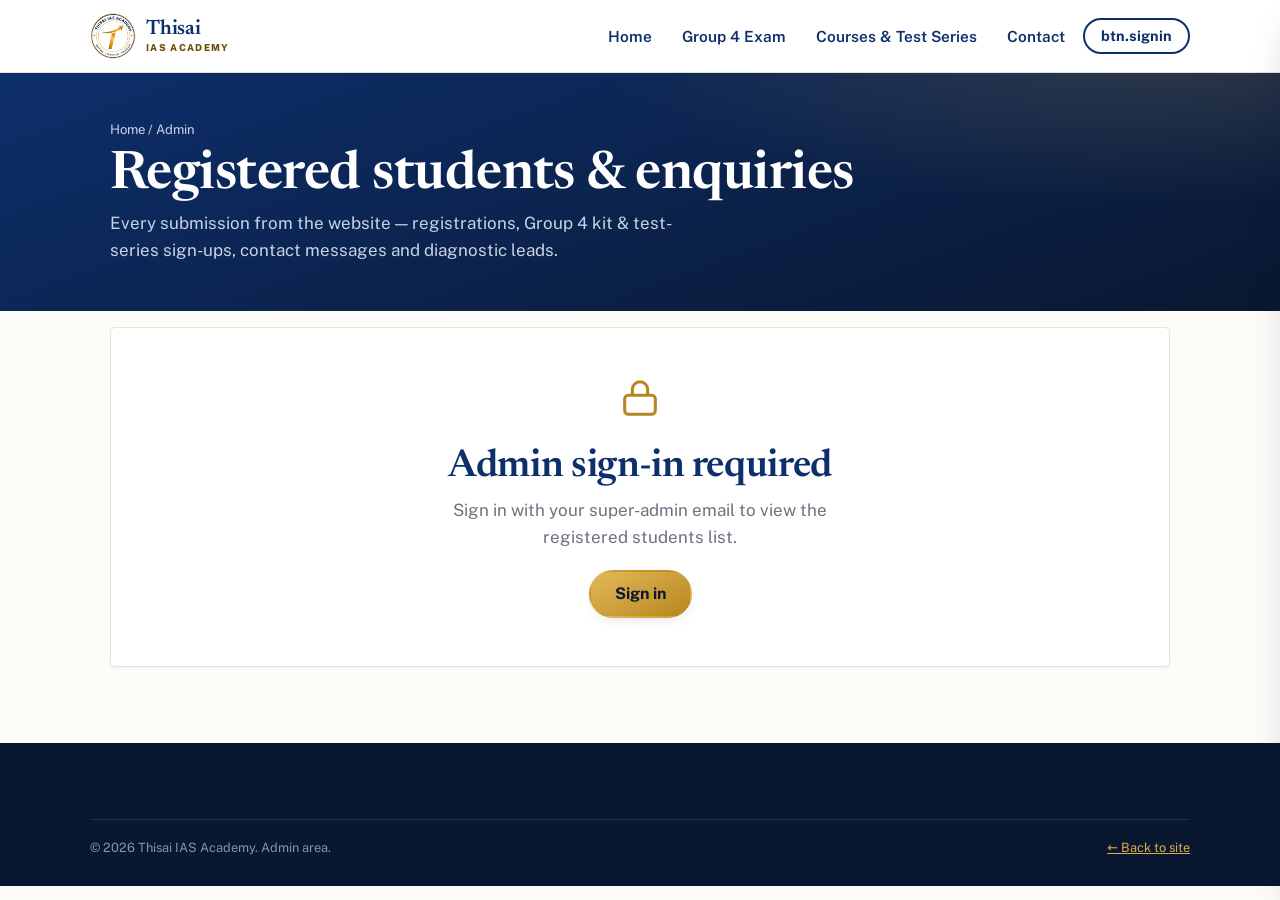
<file: students.html>
<!DOCTYPE html>
<html lang="en">
<head>
  <meta charset="UTF-8" />
  <meta name="viewport" content="width=device-width, initial-scale=1.0" />
  <title>Registered Students | Thisai IAS Academy (Admin)</title>
  <meta name="description" content="Admin-only list of registrations and enquiries for Thisai IAS Academy." />
  <meta name="robots" content="noindex, nofollow" />
  <meta name="theme-color" content="#0a1730" />

  <link rel="preconnect" href="https://fonts.googleapis.com" />
  <link rel="preconnect" href="https://fonts.gstatic.com" crossorigin />
  <link href="https://fonts.googleapis.com/css2?family=Newsreader:opsz,wght@6..72,400;6..72,600&family=Noto+Sans+Tamil:wght@400;500;700&family=Public+Sans:wght@400;500;600;700&display=swap" rel="stylesheet" />
  <link rel="icon" href="assets/favicon-32.png" sizes="32x32" />
  <link rel="icon" href="assets/favicon-180.png" sizes="180x180" />
  <link rel="apple-touch-icon" href="assets/favicon-180.png" />
  <link rel="stylesheet" href="css/styles.css" />
  <style>
    .adm-wrap{max-width:1100px}
    .adm-panel{background:#fff;border:1px solid #e7e2d4;border-radius:var(--rad);padding:20px;margin:16px 0;box-shadow:0 1px 2px rgba(10,23,48,.04)}
    .adm-lock{text-align:center;padding:48px 20px}
    .adm-lock svg{width:46px;height:46px;color:var(--gold)}
    .adm-warn{background:#fff7e6;border:1px solid #f0d99a;border-radius:var(--rad);padding:12px 14px;font-size:14px;color:#6b4e12;margin:0 0 14px}
    .adm-warn b{color:#8a5a00}
    .adm-bar{display:flex;flex-wrap:wrap;gap:10px;align-items:center;margin:0 0 14px}
    .adm-bar input[type=search]{flex:1;min-width:180px;padding:10px 12px;border:1px solid #d9d3c4;border-radius:var(--rad);font:inherit}
    .adm-stat{display:flex;gap:18px;flex-wrap:wrap;margin:0 0 14px}
    .adm-stat .n{font-family:var(--font-head);font-size:26px;color:var(--navy);line-height:1}
    .adm-stat .k{font-size:12px;text-transform:uppercase;letter-spacing:.04em;color:#6b7280}
    .adm-tablewrap{overflow-x:auto;border:1px solid #e7e2d4;border-radius:var(--rad)}
    table.adm{border-collapse:collapse;width:100%;font-size:14px;min-width:760px}
    table.adm th,table.adm td{text-align:left;padding:9px 11px;border-bottom:1px solid #eee;white-space:nowrap;vertical-align:top}
    table.adm th{background:var(--ink);color:#fff;font-weight:600;position:sticky;top:0}
    table.adm tr:nth-child(even) td{background:#faf9f5}
    table.adm td.msg{white-space:normal;min-width:200px;max-width:320px}
    .pill-tag{display:inline-block;padding:2px 8px;border-radius:999px;background:#eef2fb;color:var(--blue);font-size:12px}
    .adm-key{display:flex;gap:10px;flex-wrap:wrap;align-items:flex-end}
    .adm-key .field{flex:1;min-width:240px;gap:6px}
    .adm-key input{width:100%;padding:10px 12px;border:1px solid #d9d3c4;border-radius:var(--rad);font:inherit}
    .adm-empty{padding:30px;text-align:center;color:#6b7280}
    .adm-msg{margin:12px 0 0;font-size:14px}
    .adm-msg.err{color:#b42318}
    .mono{font-family:ui-monospace,Menlo,Consolas,monospace;font-size:12.5px}
  </style>
</head>
<body>
  <header class="site-header">
    <div class="wrap header-inner">
      <a class="brand" href="index.html" aria-label="Thisai IAS Academy home">
        <img class="brand-seal" src="assets/logo-badge.webp" alt="Thisai IAS Academy" width="48" height="48" />
        <span class="brand-wm"><strong>Thisai</strong><em>IAS Academy</em></span>
      </a>
      <nav class="nav" aria-label="Primary">
        <a href="index.html">Home</a>
        <a href="group4.html">Group 4 Exam</a>
        <a href="courses.html">Courses &amp; Test Series</a>
        <a href="contact.html">Contact</a>
      </nav>
      <div class="header-actions">
        <span data-auth-slot></span>
        <button class="hamb" data-menu-open aria-label="Open menu"><span></span></button>
      </div>
    </div>
  </header>

  <div class="scrim" data-scrim></div>
  <nav id="mobile-menu" class="mobile-menu" aria-label="Mobile">
    <div class="mm-head"><strong style="color:var(--navy);font-family:var(--font-head)">Thisai IAS Academy</strong><button class="mm-close" data-menu-close aria-label="Close menu">&times;</button></div>
    <a href="index.html">Home</a>
    <a href="group4.html">Group 4 Exam</a>
    <a href="courses.html">Courses &amp; Test Series</a>
    <a href="contact.html">Contact</a>
  </nav>

  <main>
    <section class="page-hero">
      <div class="wrap adm-wrap">
        <p class="breadcrumb"><a href="index.html">Home</a> / <span>Admin</span></p>
        <h1 style="margin:.1em 0">Registered students &amp; enquiries</h1>
        <p class="lede">Every submission from the website — registrations, Group 4 kit &amp; test-series sign-ups, contact messages and diagnostic leads.</p>
      </div>
    </section>

    <section class="wrap adm-wrap" style="padding-bottom:60px">

      <!-- Locked: not an admin -->
      <div class="adm-panel adm-lock" data-view="locked" hidden>
        <svg viewBox="0 0 24 24" fill="none" stroke="currentColor" stroke-width="1.6" aria-hidden="true"><rect x="4" y="10" width="16" height="10" rx="2"/><path d="M8 10V7a4 4 0 0 1 8 0v3"/></svg>
        <h2 style="margin:.4em 0 .2em">Admin sign-in required</h2>
        <p style="color:#6b7280;max-width:460px;margin:0 auto 18px">Sign in with your super-admin email to view the registered students list.</p>
        <button type="button" class="btn btn-gold" data-open-auth="signin">Sign in</button>
      </div>

      <!-- Signed in but not a super admin -->
      <div class="adm-panel adm-lock" data-view="notadmin" hidden>
        <h2 style="margin:.2em 0">This account isn't an admin</h2>
        <p style="color:#6b7280;max-width:480px;margin:0 auto">You're signed in, but this email isn't in the super-admin list. Sign in with the official admin email to continue.</p>
      </div>

      <!-- Supabase not configured yet -->
      <div class="adm-panel" data-view="unconfigured" hidden>
        <h2 style="margin:.2em 0 .4em">Database not connected yet</h2>
        <p style="color:#4b5563">Add your Supabase <code class="mono">SUPABASE_URL</code> and <code class="mono">SUPABASE_ANON_KEY</code> in <code class="mono">config.js</code>, and run <code class="mono">supabase-setup.sql</code> in your Supabase SQL editor. Full steps are in the README under “Supabase”. Once connected, form submissions will appear here.</p>
        <p style="color:#4b5563;margin-top:10px">In the meantime you can always view submissions in the <b>Supabase dashboard → Table Editor → <code class="mono">registrations</code></b>.</p>
      </div>

      <!-- Admin + configured: load + view -->
      <div data-view="ready" hidden>
        <div class="adm-panel">
          <p class="adm-warn">🔒 <b>Secret key stays on this device.</b> Reading the list needs your Supabase <b>secret key</b> (<code class="mono">sb_secret_…</code>, or the legacy <b>service_role</b> key). It is held only in this browser tab (cleared when you close it), never saved to the site or sent anywhere except Supabase. Only paste it on your own trusted device. The safest place to view data is always the Supabase dashboard.</p>
          <form class="adm-key" data-key-form autocomplete="off">
            <div class="field">
              <label for="svc">Supabase secret / service_role key</label>
              <input id="svc" name="svc" type="password" placeholder="sb_secret_… or service_role key (Project Settings → API)" autocomplete="off" />
            </div>
            <button type="submit" class="btn btn-gold">Load registrations</button>
          </form>
          <p class="adm-msg" data-key-msg hidden></p>
        </div>

        <div class="adm-panel" data-results hidden>
          <div class="adm-stat" data-stats></div>
          <div class="adm-bar">
            <input type="search" placeholder="Search name, phone, email, form…" data-search />
            <button type="button" class="btn btn-ghost btn-sm" data-refresh>Refresh</button>
            <button type="button" class="btn btn-ghost btn-sm" data-export>Export CSV</button>
          </div>
          <div class="adm-tablewrap">
            <table class="adm">
              <thead><tr>
                <th>#</th><th>When</th><th>Form</th><th>Name</th><th>Phone</th><th>Email</th><th>Program</th><th>Status</th><th>Score</th><th>Message</th>
              </tr></thead>
              <tbody data-rows></tbody>
            </table>
          </div>
          <div class="adm-empty" data-empty hidden>No submissions yet.</div>
        </div>
      </div>

    </section>
  </main>

  <footer class="site-footer">
    <div class="wrap">
      <div class="footer-bottom">
        <span>© <span data-year>2026</span> Thisai IAS Academy. Admin area.</span>
        <a href="index.html" style="color:var(--gold-br)">← Back to site</a>
      </div>
    </div>
  </footer>

  <!-- Auth modal (so admins can sign in from this page) -->
  <div class="modal" id="auth-modal" role="dialog" aria-modal="true" aria-label="Sign in or sign up">
    <div class="modal-scrim"></div>
    <div class="modal-card">
      <button class="modal-close" aria-label="Close">&times;</button>
      <img class="modal-logo" src="assets/logo-horizontal.png" alt="Thisai IAS Academy" width="2000" height="1000" />
      <div class="auth-tabs">
        <button type="button" class="auth-tab active" data-authtab="signin">Sign in</button>
        <button type="button" class="auth-tab" data-authtab="signup">Sign up</button>
      </div>
      <div class="auth-pane active" data-authpane="signin">
        <form id="form-signin" class="lead-form" novalidate>
          <div class="field"><label for="si-id">Email or phone</label><input id="si-id" name="identifier" type="text" autocomplete="username" required placeholder="you@example.com or mobile" /><span class="field-error" data-error></span></div>
          <div class="field"><label for="si-pass">Password</label><input id="si-pass" name="password" type="password" autocomplete="current-password" required placeholder="Your password" /><span class="field-error" data-error></span></div>
          <button type="submit" class="btn btn-gold btn-block">Sign in</button>
        </form>
        <p class="auth-alt"><button type="button" data-switch-tab="signup">New to Thisai? Create an account</button></p>
      </div>
      <div class="auth-pane" data-authpane="signup">
        <form id="form-signup" class="lead-form" novalidate>
          <div class="field"><label for="su-name">Full name</label><input id="su-name" name="name" type="text" autocomplete="name" required placeholder="Your name" /><span class="field-error" data-error></span></div>
          <div class="field"><label for="su-phone">WhatsApp number</label><input id="su-phone" name="phone" type="tel" inputmode="numeric" autocomplete="tel" required placeholder="10-digit mobile number" /><span class="field-error" data-error></span></div>
          <div class="field"><label for="su-email">Email</label><input id="su-email" name="email" type="email" autocomplete="email" required placeholder="you@example.com" /><span class="field-error" data-error></span></div>
          <div class="field row2">
            <div class="field" style="gap:6px"><label for="su-pass">Password</label><input id="su-pass" name="password" type="password" autocomplete="new-password" required placeholder="Password" /><span class="field-error" data-error></span></div>
            <div class="field" style="gap:6px"><label for="su-pass2">Confirm</label><input id="su-pass2" name="password2" type="password" autocomplete="new-password" required placeholder="Confirm" /><span class="field-error" data-error></span></div>
          </div>
          <button type="submit" class="btn btn-gold btn-block">Create account</button>
        </form>
        <p class="auth-alt"><button type="button" data-switch-tab="signin">Already have an account? Sign in</button></p>
      </div>
      <p class="auth-note">Demo accounts are stored only in this browser. This page only gates the admin UI; data access is controlled by your Supabase keys.</p>
    </div>
  </div>

  <div class="toast" data-toast hidden role="status" aria-live="polite"></div>

  <script src="config.js"></script>
  <script src="js/icons.js" defer></script>
  <script src="js/auth.js" defer></script>
  <script src="js/main.js" defer></script>
  <script src="js/students-admin.js" defer></script>
</body>
</html>
</file>
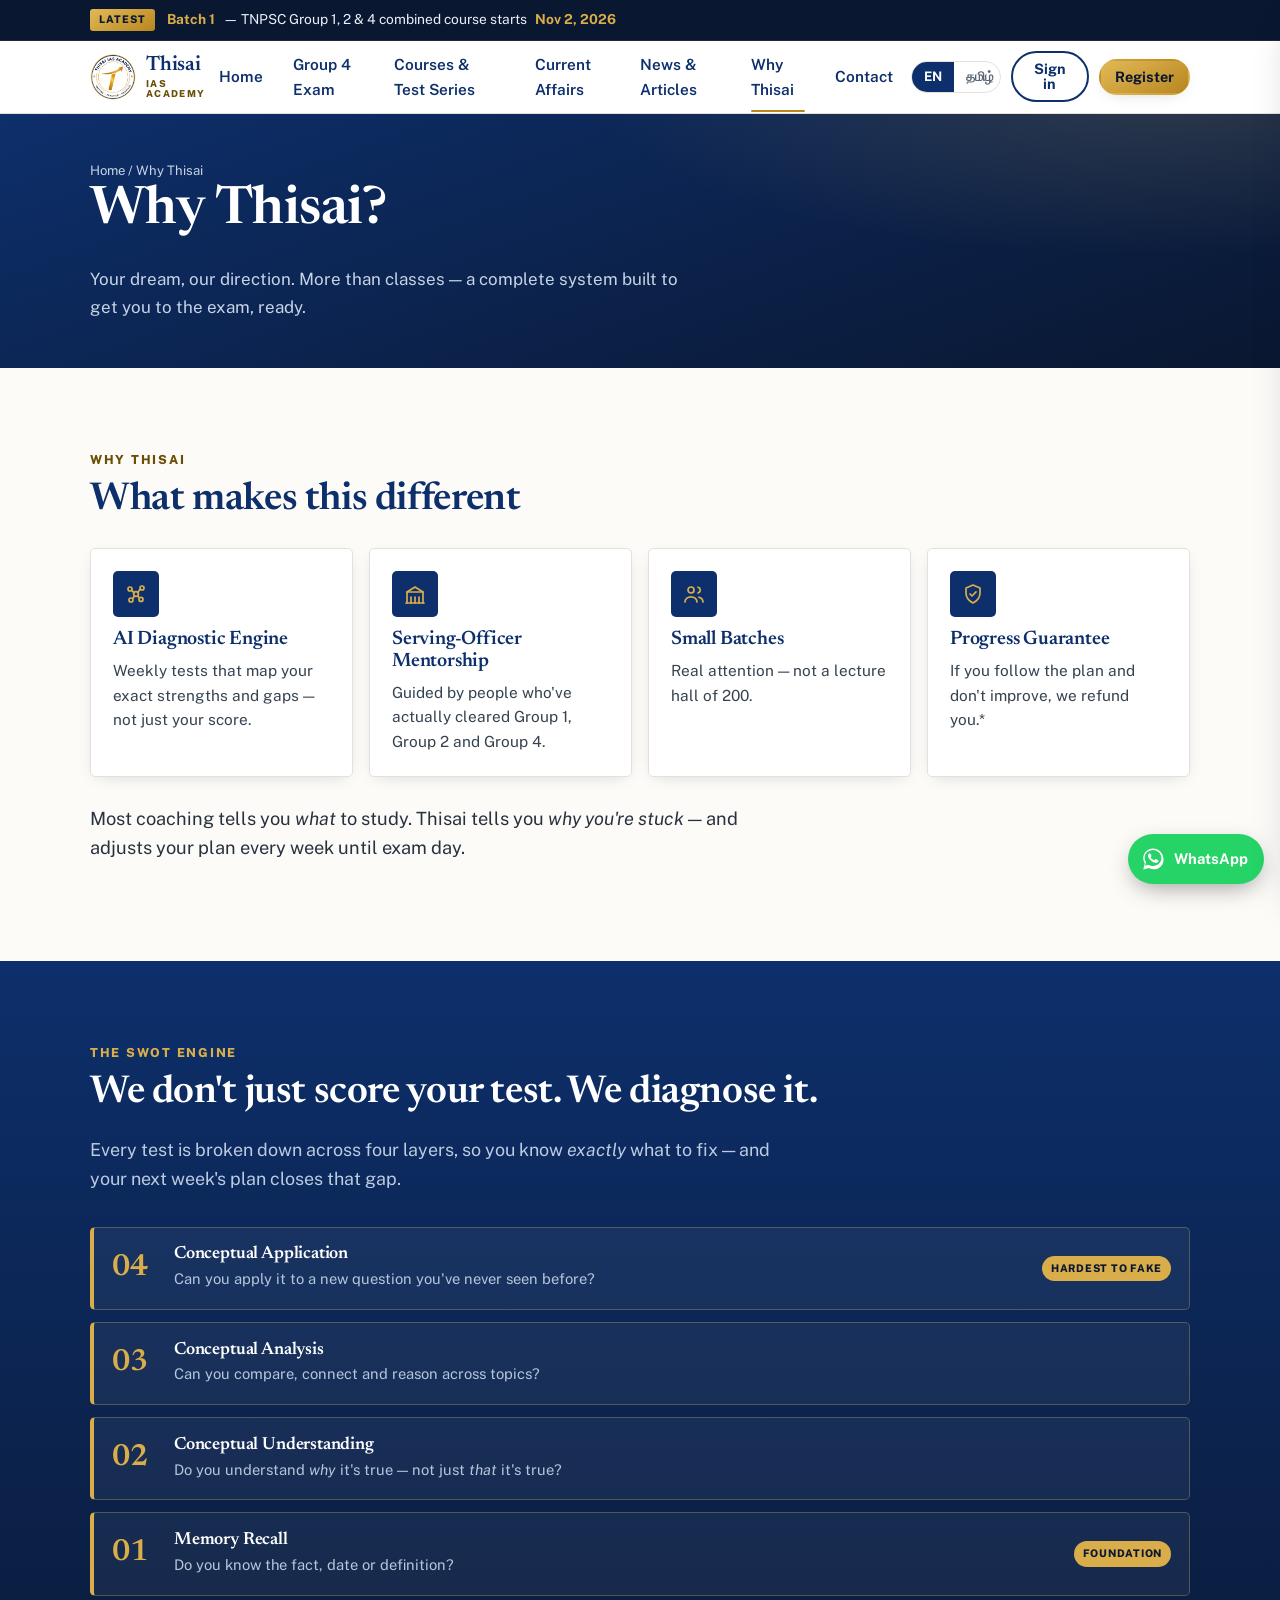
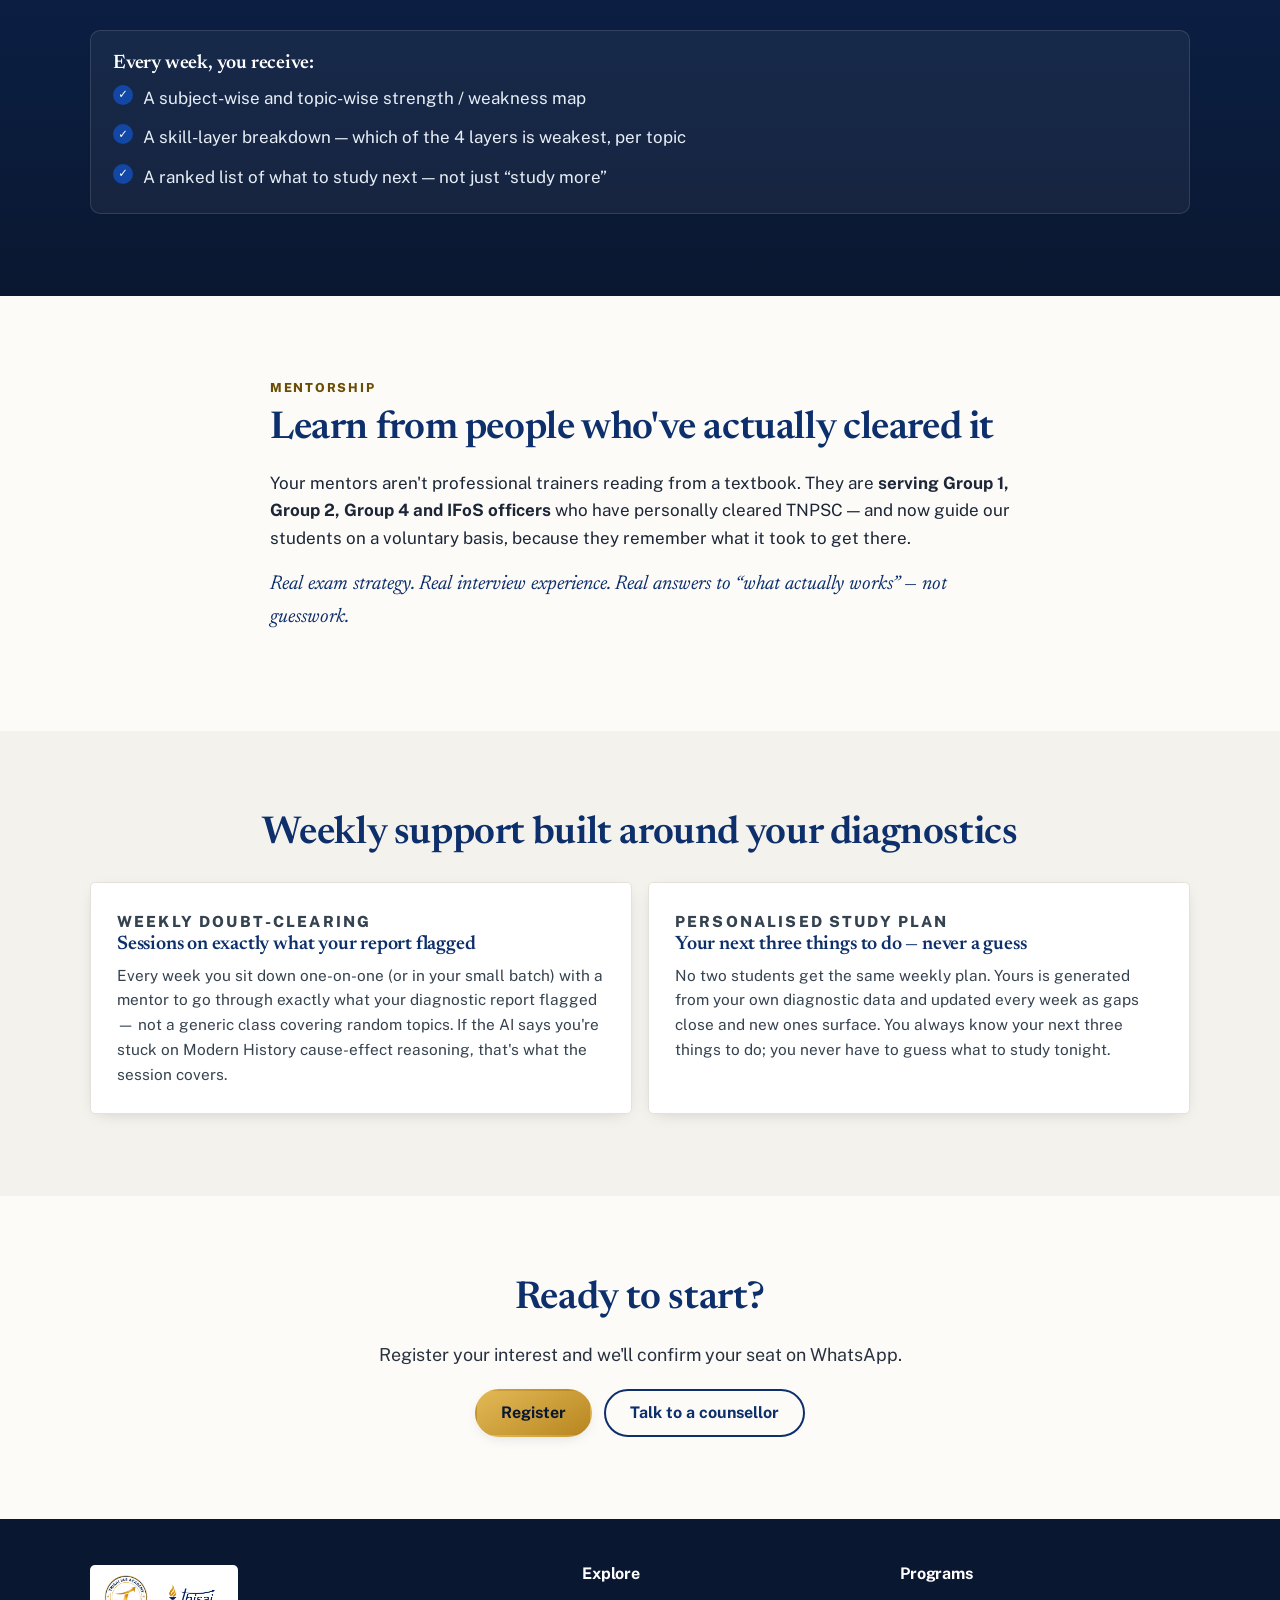
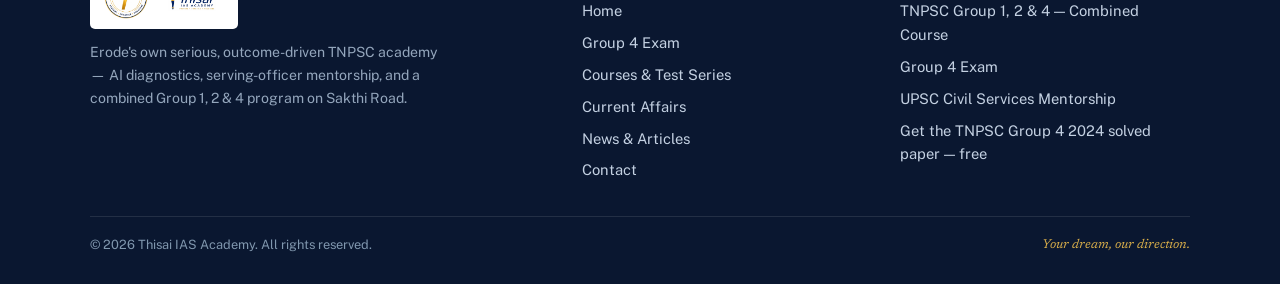
<file: why.html>
<!DOCTYPE html>
<html lang="en">
<head>
  <meta charset="UTF-8" />
  <meta name="viewport" content="width=device-width, initial-scale=1.0" />
  <title>Why Thisai | TNPSC Coaching in Erode — Thisai IAS Academy</title>
  <meta name="description" content="Why Thisai IAS Academy: AI diagnostic (SWOT) engine, serving-officer mentorship, small batches, weekly personalised support and a progress guarantee. Your dream, our direction." />
  <meta name="robots" content="index, follow" />
  <link rel="canonical" href="https://thisai.pro/why.html" />
  <meta name="theme-color" content="#0a1730" />
  <meta property="og:type" content="website" />
  <meta property="og:title" content="Why Thisai IAS Academy — Your dream, our direction" />
  <meta property="og:description" content="AI diagnostics, serving-officer mentorship, small batches, weekly personalised support and a progress guarantee." />
  <meta property="og:image" content="https://thisai.pro/assets/og-image.png" />
  <meta property="og:url" content="https://thisai.pro/why.html" />

  <link rel="preconnect" href="https://fonts.googleapis.com" />
  <link rel="preconnect" href="https://fonts.gstatic.com" crossorigin />
  <link href="https://fonts.googleapis.com/css2?family=Newsreader:opsz,wght@6..72,400;6..72,600&family=Noto+Sans+Tamil:wght@400;500;700&family=Public+Sans:wght@400;500;600;700&display=swap" rel="stylesheet" />
  <link rel="icon" href="assets/favicon-32.png" sizes="32x32" />
  <link rel="icon" href="assets/favicon-180.png" sizes="180x180" />
  <link rel="apple-touch-icon" href="assets/favicon-180.png" />
  <link rel="stylesheet" href="css/styles.css" />
</head>
<body>
  <div class="annc" role="region" aria-label="Announcements">
    <div class="annc-inner">
      <span class="annc-tag" data-i18n="annc.tag">Latest</span>
      <div class="annc-track">
        <p class="annc-item" data-i18n-html="annc.1"><b>Batch 1</b> — TNPSC Group 1, 2 &amp; 4 combined course starts <b>Nov 2, 2026</b></p>
        <p class="annc-item" data-i18n-html="annc.2">New <b>Group 4 Test Series</b> begins <b>Oct 20, 2026</b> — register now</p>
        <p class="annc-item" data-i18n-html="annc.3"><b>Free UPSC mentorship</b> for Erode's talented aspirants — guided by UPSC interview-stage candidates</p>
      </div>
    </div>
  </div>

  <header class="site-header">
    <div class="wrap header-inner">
      <a class="brand" href="index.html" aria-label="Thisai IAS Academy home">
        <img class="brand-seal" src="assets/logo-badge.webp" alt="Thisai IAS Academy" width="48" height="48" />
        <span class="brand-wm"><strong>Thisai</strong><em>IAS Academy</em></span>
      </a>
      <nav class="nav" aria-label="Primary">
        <a href="index.html" data-i18n="nav.home">Home</a>
        <a href="group4.html" data-i18n="nav.group4">Group 4 Exam</a>
        <a href="courses.html" data-i18n="nav.courses">Courses &amp; Test Series</a>
        <a href="current-affairs.html" data-i18n="nav.ca">Current Affairs</a>
        <a href="blog.html" data-i18n="nav.blog">News &amp; Articles</a>
        <a href="why.html" class="active" data-i18n="nav.why">Why Thisai</a>
        <a href="contact.html" data-i18n="nav.contact">Contact</a>
      </nav>
      <div class="header-actions">
        <div class="lang-toggle" role="group" aria-label="Language">
          <button type="button" class="lang-btn is-active" data-lang="en" aria-pressed="true">EN</button>
          <button type="button" class="lang-btn" data-lang="ta" aria-pressed="false">தமிழ்</button>
        </div>
        <span data-auth-slot></span>
        <a href="index.html#register" class="btn btn-gold btn-sm hide-mobile" data-i18n="btn.register">Register</a>
        <button class="hamb" data-menu-open aria-label="Open menu" data-i18n-aria="btn.menu"><span></span></button>
      </div>
    </div>
  </header>

  <div class="scrim" data-scrim></div>
  <nav id="mobile-menu" class="mobile-menu" aria-label="Mobile">
    <div class="mm-head"><strong style="color:var(--navy);font-family:var(--font-head)">Thisai IAS Academy</strong><button class="mm-close" data-menu-close aria-label="Close menu">&times;</button></div>
    <a href="index.html" data-i18n="nav.home">Home</a>
    <a href="group4.html" data-i18n="nav.group4">Group 4 Exam</a>
    <a href="courses.html" data-i18n="nav.courses">Courses &amp; Test Series</a>
    <a href="current-affairs.html" data-i18n="nav.ca">Current Affairs</a>
    <a href="blog.html" data-i18n="nav.blog">News &amp; Articles</a>
    <a href="why.html" data-i18n="nav.why">Why Thisai</a>
    <a href="contact.html" data-i18n="nav.contact">Contact</a>
    <a href="index.html#register" class="btn btn-gold" style="margin-top:14px" data-i18n="btn.register">Register</a>
    <button type="button" class="btn btn-ghost" style="margin-top:8px" data-open-auth="signin" data-i18n="btn.signin">Sign in</button>
  </nav>

  <main>
    <!-- PAGE HERO -->
    <section class="page-hero">
      <div class="wrap">
        <p class="breadcrumb"><a href="index.html" data-i18n="nav.home">Home</a> / <span data-i18n="wp.bc">Why Thisai</span></p>
        <h1 data-i18n="wp.title">Why Thisai?</h1>
        <p data-i18n="wp.sub">Your dream, our direction. More than classes — a complete system built to get you to the exam, ready.</p>
      </div>
    </section>

    <!-- WHY CARDS -->
    <section class="section">
      <div class="wrap">
        <p class="eyebrow" data-i18n="why.eyebrow">Why Thisai</p>
        <h2 data-i18n="why.title">What makes this different</h2>
        <div class="card-grid why-grid">
          <article class="card"><div class="card-ico" aria-hidden="true"><svg class="ico"><use href="#ic-ai"></use></svg></div><h3 data-i18n="why.1.t">AI Diagnostic Engine</h3><p data-i18n="why.1.d">Weekly tests that map your exact strengths and gaps — not just your score.</p></article>
          <article class="card"><div class="card-ico" aria-hidden="true"><svg class="ico"><use href="#ic-building"></use></svg></div><h3 data-i18n="why.2.t">Serving-Officer Mentorship</h3><p data-i18n="why.2.d">Guided by people who've actually cleared Group 1, Group 2 and Group 4.</p></article>
          <article class="card"><div class="card-ico" aria-hidden="true"><svg class="ico"><use href="#ic-users"></use></svg></div><h3 data-i18n="why.3.t">Small Batches</h3><p data-i18n="why.3.d">Real attention — not a lecture hall of 200.</p></article>
          <article class="card"><div class="card-ico" aria-hidden="true"><svg class="ico"><use href="#ic-shield"></use></svg></div><h3 data-i18n="why.4.t">Progress Guarantee</h3><p data-i18n="why.4.d">If you follow the plan and don't improve, we refund you.*</p></article>
        </div>
        <p class="why-body" data-i18n-html="why.body">Most coaching tells you <em>what</em> to study. Thisai tells you <em>why you're stuck</em> — and adjusts your plan every week until exam day.</p>
      </div>
    </section>

    <!-- SWOT ENGINE (moved from home) -->
    <section class="section section-diag" id="diagnostic" aria-labelledby="diag-title">
      <div class="wrap">
        <p class="eyebrow eyebrow-light" data-i18n="diag.eyebrow">The SWOT Engine</p>
        <h2 id="diag-title" data-i18n="diag.title">We don't just score your test. We diagnose it.</h2>
        <p class="lead lead-light" data-i18n-html="diag.lead">Every test is broken down across four layers, so you know <em>exactly</em> what to fix — and your next week's plan closes that gap.</p>
        <div class="diag-stack" role="list">
          <div class="diag-layer" role="listitem" data-layer="4" style="--i:3"><span class="diag-n">04</span><div class="diag-body"><h3 data-i18n="diag.4.t">Conceptual Application</h3><p data-i18n="diag.4.d">Can you apply it to a new question you've never seen before?</p></div><span class="diag-tag" data-i18n="diag.4.tag">Hardest to fake</span></div>
          <div class="diag-layer" role="listitem" data-layer="3" style="--i:2"><span class="diag-n">03</span><div class="diag-body"><h3 data-i18n="diag.3.t">Conceptual Analysis</h3><p data-i18n="diag.3.d">Can you compare, connect and reason across topics?</p></div></div>
          <div class="diag-layer" role="listitem" data-layer="2" style="--i:1"><span class="diag-n">02</span><div class="diag-body"><h3 data-i18n="diag.2.t">Conceptual Understanding</h3><p data-i18n-html="diag.2.d">Do you understand <em>why</em> it's true — not just <em>that</em> it's true?</p></div></div>
          <div class="diag-layer" role="listitem" data-layer="1" style="--i:0"><span class="diag-n">01</span><div class="diag-body"><h3 data-i18n="diag.1.t">Memory Recall</h3><p data-i18n="diag.1.d">Do you know the fact, date or definition?</p></div><span class="diag-tag" data-i18n="diag.1.tag">Foundation</span></div>
        </div>
        <div class="diag-output">
          <h3 data-i18n="diag.out.t">Every week, you receive:</h3>
          <ul class="ticks ticks-blue">
            <li data-i18n="diag.out.1">A subject-wise and topic-wise strength / weakness map</li>
            <li data-i18n="diag.out.2">A skill-layer breakdown — which of the 4 layers is weakest, per topic</li>
            <li data-i18n="diag.out.3">A ranked list of what to study next — not just "study more"</li>
          </ul>
        </div>
      </div>
    </section>

    <!-- MENTORSHIP -->
    <section class="section" id="mentorship" aria-labelledby="mentor-title">
      <div class="wrap narrow">
        <p class="eyebrow" data-i18n="mentor.eyebrow">Mentorship</p>
        <h2 id="mentor-title" data-i18n="mentor.title">Learn from people who've actually cleared it</h2>
        <div class="prose">
          <p data-i18n-html="mentor.p1">Your mentors aren't professional trainers reading from a textbook. They are <b>serving Group 1, Group 2, Group 4 and IFoS officers</b> who have personally cleared TNPSC — and now guide our students on a voluntary basis, because they remember what it took to get there.</p>
          <p style="font-family:var(--font-head);font-size:1.25rem;color:var(--navy);font-style:italic" data-i18n="mentor.pull">Real exam strategy. Real interview experience. Real answers to "what actually works" — not guesswork.</p>
        </div>
      </div>
    </section>

    <!-- SUPPORT -->
    <section class="section section-alt" aria-labelledby="support-title">
      <div class="wrap">
        <h2 id="support-title" style="text-align:center" data-i18n="support.title">Weekly support built around your diagnostics</h2>
        <div class="card-grid two">
          <article class="card card-lg" style="padding:26px"><p class="eyebrow" data-i18n="support.1.eyebrow">Weekly Doubt-Clearing</p><h3 data-i18n="support.1.t">Sessions on exactly what your report flagged</h3><p data-i18n="support.1.d">Every week you sit down one-on-one (or in your small batch) with a mentor to go through exactly what your diagnostic report flagged — not a generic class covering random topics. If the AI says you're stuck on Modern History cause-effect reasoning, that's what the session covers.</p></article>
          <article class="card card-lg" style="padding:26px"><p class="eyebrow" data-i18n="support.2.eyebrow">Personalised Study Plan</p><h3 data-i18n="support.2.t">Your next three things to do — never a guess</h3><p data-i18n="support.2.d">No two students get the same weekly plan. Yours is generated from your own diagnostic data and updated every week as gaps close and new ones surface. You always know your next three things to do; you never have to guess what to study tonight.</p></article>
        </div>
      </div>
    </section>

    <!-- CTA -->
    <section class="section">
      <div class="wrap narrow" style="text-align:center">
        <h2 data-i18n="wp.cta.t">Ready to start?</h2>
        <p class="lead" style="margin:0 auto 20px" data-i18n="wp.cta.d">Register your interest and we'll confirm your seat on WhatsApp.</p>
        <div class="contact-cta-row" style="justify-content:center">
          <a class="btn btn-gold" href="index.html#register" data-i18n="btn.register">Register</a>
          <a class="btn btn-ghost" data-wa="counsellor" href="#" target="_blank" rel="noopener">Talk to a counsellor</a>
        </div>
      </div>
    </section>
  </main>

  <footer class="site-footer">
    <div class="wrap">
      <div class="footer-grid">
        <div>
          <span class="footer-logo"><img class="fl-mark" src="assets/logo-badge.webp" alt="" aria-hidden="true" width="44" height="44" /><img class="fl-word" src="assets/logo-horizontal.png" alt="Thisai IAS Academy" width="2000" height="1000" /></span>
          <p class="footer-note" data-i18n="foot.note">Erode's own serious, outcome-driven TNPSC academy — AI diagnostics, serving-officer mentorship, and a combined Group 1, 2 & 4 program on Sakthi Road.</p>
        </div>
        <div class="footer-col"><h4 data-i18n="foot.explore">Explore</h4>
          <a href="index.html" data-i18n="nav.home">Home</a>
          <a href="group4.html" data-i18n="nav.group4">Group 4 Exam</a>
          <a href="courses.html" data-i18n="nav.courses">Courses &amp; Test Series</a>
          <a href="current-affairs.html" data-i18n="nav.ca">Current Affairs</a>
          <a href="blog.html" data-i18n="nav.blog">News &amp; Articles</a>
          <a href="contact.html" data-i18n="nav.contact">Contact</a>
        </div>
        <div class="footer-col"><h4 data-i18n="foot.programs">Programs</h4>
          <a href="index.html#register" data-i18n="prog.1.title">TNPSC Group 1, 2 &amp; 4</a>
          <a href="group4.html" data-i18n="nav.group4">Group 4 Exam</a>
          <a href="courses.html#upsc" data-i18n="prog.3.title">UPSC Mentorship</a>
          <a href="index.html#freepaper" data-i18n="lead.title">Free Group 4 2024 paper</a>
        </div>
      </div>
      <div class="footer-bottom">
        <span data-i18n="foot.rights">© <span data-year>2026</span> Thisai IAS Academy. All rights reserved.</span>
        <span data-i18n="slogan" style="color:var(--gold-br);font-family:var(--font-head);font-style:italic">Your dream, our direction.</span>
      </div>
    </div>
  </footer>

  <a class="wa-float" data-wa="floating" href="#" target="_blank" rel="noopener" aria-label="Chat with us on WhatsApp">
    <svg viewBox="0 0 32 32" width="26" height="26" aria-hidden="true"><path fill="currentColor" d="M16 3C9.4 3 4 8.3 4 14.9c0 2.4.7 4.6 1.9 6.5L4 29l7-1.8c1.8 1 3.8 1.5 6 1.5 6.6 0 12-5.3 12-11.9C29 8.3 22.6 3 16 3zm0 21.7c-1.9 0-3.7-.5-5.2-1.4l-.4-.2-4.1 1.1 1.1-4-.2-.4c-1-1.6-1.5-3.4-1.5-5.4C5.7 9.3 10.3 4.8 16 4.8s10.3 4.5 10.3 10.1S21.7 24.7 16 24.7zm5.7-7.6c-.3-.2-1.8-.9-2.1-1s-.5-.2-.7.2-.8 1-.9 1.2-.3.2-.6.1c-.3-.2-1.3-.5-2.5-1.5-.9-.8-1.5-1.8-1.7-2.1s0-.5.1-.6l.5-.5c.2-.2.2-.3.3-.5s.1-.4 0-.5-.7-1.7-1-2.3c-.3-.6-.5-.5-.7-.5h-.6c-.2 0-.5.1-.8.4s-1.1 1-1.1 2.6 1.1 3 1.3 3.2c.2.2 2.2 3.4 5.4 4.8.8.3 1.3.5 1.8.6.8.2 1.4.2 2 .1.6-.1 1.8-.7 2.1-1.5.3-.7.3-1.4.2-1.5-.1-.1-.3-.2-.6-.3z"/></svg>
    <span class="wa-label">WhatsApp</span>
  </a>

  <!-- AUTH MODAL -->
  <div class="modal" id="auth-modal" role="dialog" aria-modal="true" aria-label="Sign in or sign up">
    <div class="modal-scrim"></div>
    <div class="modal-card">
      <button class="modal-close" aria-label="Close">&times;</button>
      <img class="modal-logo" src="assets/logo-horizontal.png" alt="Thisai IAS Academy" width="2000" height="1000" />
      <div class="auth-tabs">
        <button type="button" class="auth-tab active" data-authtab="signin" data-i18n="auth.signin">Sign in</button>
        <button type="button" class="auth-tab" data-authtab="signup" data-i18n="auth.signup">Sign up</button>
      </div>
      <div class="auth-pane active" data-authpane="signin">
        <form id="form-signin" class="lead-form" novalidate>
          <div class="field"><label for="si-id" data-i18n="auth.email">Email or phone</label><input id="si-id" name="identifier" type="text" autocomplete="username" required data-i18n-ph="auth.email.ph" placeholder="you@example.com or mobile" /><span class="field-error" data-error></span></div>
          <div class="field"><label for="si-pass" data-i18n="auth.pass">Password</label><input id="si-pass" name="password" type="password" autocomplete="current-password" required data-i18n-ph="auth.pass.ph" placeholder="Your password" /><span class="field-error" data-error></span></div>
          <button type="submit" class="btn btn-gold btn-block" data-i18n="auth.signin.btn">Sign in</button>
        </form>
        <p class="auth-alt"><button type="button" data-switch-tab="signup" data-i18n="auth.toSignup">New to Thisai? Create an account</button></p>
      </div>
      <div class="auth-pane" data-authpane="signup">
        <form id="form-signup" class="lead-form" novalidate>
          <div class="field"><label for="su-name" data-i18n="auth.name">Full name</label><input id="su-name" name="name" type="text" autocomplete="name" required data-i18n-ph="auth.name.ph" placeholder="Your name" /><span class="field-error" data-error></span></div>
          <div class="field"><label for="su-phone" data-i18n="auth.phone">WhatsApp number</label><input id="su-phone" name="phone" type="tel" inputmode="numeric" autocomplete="tel" required data-i18n-ph="auth.phone.ph" placeholder="10-digit mobile number" /><span class="field-error" data-error></span></div>
          <div class="field"><label for="su-email" data-i18n="auth.emailf">Email</label><input id="su-email" name="email" type="email" autocomplete="email" required data-i18n-ph="auth.emailf.ph" placeholder="you@example.com" /><span class="field-error" data-error></span></div>
          <div class="field row2">
            <div class="field" style="gap:6px"><label for="su-pass" data-i18n="auth.pass">Password</label><input id="su-pass" name="password" type="password" autocomplete="new-password" required data-i18n-ph="auth.pass.ph" placeholder="Password" /><span class="field-error" data-error></span></div>
            <div class="field" style="gap:6px"><label for="su-pass2" data-i18n="auth.pass2">Confirm</label><input id="su-pass2" name="password2" type="password" autocomplete="new-password" required data-i18n-ph="auth.pass2.ph" placeholder="Confirm" /><span class="field-error" data-error></span></div>
          </div>
          <button type="submit" class="btn btn-gold btn-block" data-i18n="auth.signup.btn">Create account</button>
        </form>
        <p class="auth-alt"><button type="button" data-switch-tab="signin" data-i18n="auth.toSignin">Already have an account? Sign in</button></p>
      </div>
      <p class="auth-note" data-i18n="auth.note">Demo accounts are stored only in this browser. Connect a real auth backend (Firebase / Supabase) before launch — see js/auth.js.</p>
    </div>
  </div>

  <div class="toast" data-toast hidden role="status" aria-live="polite"></div>

  <script src="config.js"></script>
  <script src="js/icons.js" defer></script>
  <script src="js/i18n.js" defer></script>
  <script src="js/auth.js" defer></script>
  <script src="js/main.js" defer></script>
</body>
</html>
</file>
<file: css/styles.css>
/* ============================================================================
   Thisai IAS Academy — design system
   Brand tokens taken from the official brand sheet (navy + brass gold).
   Mobile-first, no framework. Shared across index.html, courses.html, blog.html.
   ========================================================================== */

:root {
  /* ---- Brand palette (from official logo / brand sheet) ---- */
  --ink:      #0a1730;   /* darkest navy — deep text / hero base */
  --navy:     #0d2f6b;   /* primary navy */
  --navy-700: #122a57;
  --blue:     #1247a6;   /* bright institutional blue accent */
  --blue-lt:  #e8eefa;
  --gold:     #b8861f;   /* brass gold */
  --gold-br:  #d9ae4a;   /* bright gold (gradient top) */
  --gold-hi:  #e2b957;   /* highlight gold */
  --gold-lt:  #f7edd6;   /* pale gold wash */
  --gold-dk:  #6b4e05;
  --paper:    #fcfbf8;   /* warm white page bg */
  --paper-2:  #f4f2ec;   /* alt section bg */
  --white:    #ffffff;
  --ink-body: #1c2636;   /* body text on light */
  --mute:     #5a6577;   /* secondary text */
  --line:     #e3e1da;   /* hairline */

  --maxw: 1140px;
  --rad: 5px;            /* institutional, slightly sharp */
  --rad-lg: 10px;
  --pill: 100px;
  --shadow: 0 14px 40px -18px rgba(10,23,48,.30);
  --shadow-sm: 0 4px 16px -8px rgba(10,23,48,.25);

  --font-head: "Newsreader", Georgia, "Times New Roman", serif;
  --font-body: "Public Sans", system-ui, -apple-system, "Segoe UI", Roboto, sans-serif;
  --font-ta:   "Noto Sans Tamil", var(--font-body);
}

* { box-sizing: border-box; }
html { scroll-behavior: smooth; -webkit-text-size-adjust: 100%; scroll-padding-top: 118px; }
body {
  margin: 0; font-family: var(--font-body); color: var(--ink-body);
  background: var(--paper); line-height: 1.62; font-size: 17px; overflow-x: hidden;
}
/* Tamil typography when the page is in Tamil */
html[lang="ta"] body { font-family: var(--font-ta); line-height: 1.75; }
html[lang="ta"] h1, html[lang="ta"] h2, html[lang="ta"] h3, html[lang="ta"] h4 { font-family: var(--font-ta); font-weight: 700; letter-spacing: 0; }

img, iframe, svg { max-width: 100%; }
a { color: var(--blue); }

h1,h2,h3,h4 { font-family: var(--font-head); font-weight: 600; line-height: 1.12; color: var(--navy); margin: 0 0 .5em; letter-spacing: -.01em; }
h1 { font-size: clamp(2rem, 6.5vw, 3.3rem); }
h2 { font-size: clamp(1.6rem, 5vw, 2.4rem); margin-bottom: .5em; }
h3 { font-size: 1.22rem; }
p { margin: 0 0 1rem; }

.wrap { width: 100%; max-width: var(--maxw); margin: 0 auto; padding: 0 20px; }
.narrow { max-width: 780px; }

.section { padding: 58px 0; }
.section-alt { background: var(--paper-2); }
@media (min-width: 760px) { .section { padding: 82px 0; } }

.eyebrow { font-size: .78rem; font-weight: 800; letter-spacing: .14em; text-transform: uppercase; color: var(--gold-dk); margin: 0 0 .6rem; }
.eyebrow-blue { color: var(--blue); }
.eyebrow-light { color: var(--gold-br); }
.lead { font-size: 1.12rem; max-width: 64ch; color: #28313f; }
html[lang="ta"] .eyebrow { letter-spacing: .04em; }

/* -------------------------------------------------------------- Buttons */
.btn {
  display: inline-flex; align-items: center; justify-content: center; gap: .45rem;
  font-family: var(--font-body); font-weight: 700; font-size: 1rem; line-height: 1;
  padding: 14px 24px; border-radius: var(--pill); text-decoration: none; cursor: pointer;
  border: 2px solid transparent; transition: transform .12s ease, box-shadow .15s ease, background .15s ease;
  text-align: center; position: relative; overflow: hidden;
}
html[lang="ta"] .btn { font-family: var(--font-ta); }
.btn:active { transform: translateY(1px); }
.btn-gold { background: linear-gradient(150deg, var(--gold-hi), var(--gold)); color: var(--ink); box-shadow: var(--shadow-sm); }
.btn-gold:hover { background: linear-gradient(150deg, #efcf7a, var(--gold-br)); }
/* gold shine sweep */
.btn-gold::after {
  content: ""; position: absolute; inset: 0; transform: translateX(-120%);
  background: linear-gradient(100deg, transparent 30%, rgba(255,255,255,.55) 50%, transparent 70%);
}
.btn-gold:hover::after { transform: translateX(120%); transition: transform .7s ease; }
.btn-navy { background: var(--navy); color: #fff; }
.btn-navy:hover { background: var(--blue); }
.btn-ghost { background: transparent; border-color: var(--navy); color: var(--navy); }
.btn-ghost:hover { background: rgba(13,47,107,.06); }
.btn-ghost-light { background: transparent; border-color: rgba(255,255,255,.5); color: #fff; }
.btn-ghost-light:hover { background: rgba(255,255,255,.12); }
.btn-sm { padding: 9px 16px; font-size: .9rem; }
.btn-block { width: 100%; }

.ph { background: var(--gold-lt); color: var(--gold-dk); border: 1px dashed var(--gold); padding: 0 .4em; border-radius: 4px; font-weight: 700; font-size: .92em; white-space: nowrap; }

/* ===================================================== ANNOUNCEMENT BAR */
.annc { background: var(--ink); color: #eaf0fb; font-size: .86rem; line-height: 1.3; border-bottom: 1px solid rgba(255,255,255,.08); }
.annc-inner { display: flex; align-items: center; gap: 12px; padding: 9px 20px; max-width: var(--maxw); margin: 0 auto; }
.annc-tag { flex: none; background: linear-gradient(150deg, var(--gold-hi), var(--gold)); color: var(--ink); font-weight: 800; font-size: .66rem; letter-spacing: .1em; text-transform: uppercase; padding: 4px 9px; border-radius: 3px; }
/* all items stacked in one grid cell → track height = item height, no clipping */
.annc-track { position: relative; flex: 1; min-width: 0; display: grid; }
.annc-item { grid-area: 1 / 1; margin: 0; display: flex; align-items: center; gap: 8px; opacity: 0; transition: opacity .55s ease; white-space: nowrap; overflow: hidden; text-overflow: ellipsis; min-width: 0; pointer-events: none; }
.annc-item.on { opacity: 1; pointer-events: auto; }
.annc-item b { color: var(--gold-br); }
.annc-item a { color: inherit; text-decoration: underline; text-underline-offset: 2px; }

/* -------------------------------------------------------------- Header */
.site-header { position: sticky; top: 0; z-index: 50; background: rgba(255,255,255,.97); backdrop-filter: blur(8px); border-bottom: 1px solid var(--line); }
.header-inner { display: flex; align-items: center; gap: 14px; height: 72px; }
.brand { display: inline-flex; align-items: center; gap: 10px; text-decoration: none; margin-right: auto; }
.brand-seal { height: 46px; width: 46px; border-radius: 50%; display: block; flex: none; }
.brand-wm { display: flex; flex-direction: column; line-height: 1.04; }
.brand-wm strong { font-family: var(--font-head); color: var(--navy); font-size: 1.3rem; font-weight: 600; letter-spacing: -.01em; }
.brand-wm em { font-style: normal; font-size: .6rem; letter-spacing: .14em; text-transform: uppercase; color: var(--gold-dk); font-weight: 800; margin-top: 2px; }
@media (max-width: 420px){ .brand-seal { height: 40px; width: 40px; } .brand-wm strong { font-size: 1.12rem; } }

.nav { display: none; }
.nav a { color: var(--navy); text-decoration: none; font-weight: 600; font-size: .96rem; padding: 8px 4px; position: relative; }
.nav a:hover { color: var(--blue); }
.nav a.active::after { content:""; position:absolute; left:4px; right:4px; bottom:-2px; height:2px; background: var(--gold); border-radius:2px; }
@media (min-width: 980px){ .nav { display: flex; align-items: center; gap: 22px; } }

.header-actions { display: flex; align-items: center; gap: 10px; }
.lang-toggle { display: inline-flex; border: 1px solid var(--line); border-radius: var(--pill); overflow: hidden; background: #fff; }
.lang-btn { background: transparent; color: var(--mute); border: 0; padding: 7px 12px; font-size: .82rem; font-weight: 700; cursor: pointer; font-family: var(--font-body); }
.lang-btn.is-active { background: var(--navy); color: #fff; }

.icon-btn { display: none; }
.hamb { display: inline-grid; place-items: center; width: 42px; height: 42px; border: 1px solid var(--line); border-radius: var(--rad); background: #fff; cursor: pointer; }
.hamb span { display:block; width: 18px; height: 2px; background: var(--navy); position: relative; }
.hamb span::before, .hamb span::after { content:""; position:absolute; left:0; width:18px; height:2px; background: var(--navy); }
.hamb span::before { top:-6px; } .hamb span::after { top:6px; }
@media (min-width: 980px){ .hamb { display: none; } }
.hide-mobile { display: none; }
@media (min-width: 560px){ .hide-mobile { display: inline-flex; } }

/* Mobile menu drawer */
.mobile-menu { position: fixed; inset: 0 0 0 auto; width: min(82vw, 340px); background: #fff; z-index: 70; transform: translateX(100%); transition: transform .25s ease; box-shadow: var(--shadow); padding: 20px; display: flex; flex-direction: column; gap: 6px; overflow-y: auto; }
.mobile-menu.open { transform: none; }
.mobile-menu a { color: var(--navy); text-decoration: none; font-weight: 700; padding: 14px 8px; border-bottom: 1px solid var(--line); font-size: 1.05rem; }
.mm-head { display:flex; align-items:center; justify-content: space-between; margin-bottom: 8px; }
.mm-close { background:none; border:0; font-size:1.8rem; line-height:1; cursor:pointer; color: var(--navy); }
.scrim { position: fixed; inset: 0; background: rgba(10,23,48,.5); z-index: 65; opacity: 0; pointer-events: none; transition: opacity .25s; }
.scrim.open { opacity: 1; pointer-events: auto; }

/* -------------------------------------------------------------- Hero */
.hero { background: linear-gradient(160deg, var(--navy), var(--ink)); color: #eaf1fb; position: relative; overflow: hidden; }
.hero::before { content:""; position:absolute; inset:0; background: radial-gradient(90% 120% at 85% -10%, rgba(226,185,87,.16), transparent 55%); pointer-events:none; }
.hero-grid { display: grid; grid-template-columns: minmax(0,1fr); gap: 30px; padding: 46px 0 56px; position: relative; }
@media (min-width: 920px){ .hero-grid { grid-template-columns: 1.3fr .95fr; align-items: center; gap: 48px; padding: 72px 0 86px; } }
.hero-copy { min-width: 0; }
.hero h1 { color: #fff; margin-bottom: .35em; }
.hero .eyebrow { color: var(--gold-br); }
.hero-sub { color: #c7d4e6; font-size: 1.1rem; max-width: 54ch; }
.hero-cta-row { display: flex; flex-wrap: wrap; gap: 12px; margin: 22px 0 6px; }

.pillrow { display:flex; flex-wrap:wrap; gap:8px; margin-top: 18px; }
.chip { display:inline-flex; align-items:center; gap:6px; background: rgba(255,255,255,.08); border:1px solid rgba(255,255,255,.16); color:#dfe8f5; font-size:.8rem; font-weight:600; padding:6px 12px; border-radius: var(--pill); }
.chip b { color: var(--gold-br); }

.countdown { margin-top: 24px; padding: 18px 20px; border: 1px solid rgba(255,255,255,.16); border-radius: var(--rad-lg); background: rgba(255,255,255,.05); max-width: 460px; }
.countdown-label { margin: 0 0 10px; font-weight: 800; font-size: .78rem; letter-spacing: .08em; text-transform: uppercase; color: var(--gold-br); }
.countdown-units { display: grid; grid-template-columns: repeat(4,1fr); gap: 8px; }
.cd-unit { background: rgba(255,255,255,.07); border-radius: var(--rad); padding: 10px 4px; text-align: center; }
.cd-num { display: block; font-family: var(--font-head); font-size: 1.8rem; font-weight: 600; color: #fff; font-variant-numeric: tabular-nums; }
.cd-lbl { display: block; font-size: .64rem; letter-spacing: .1em; text-transform: uppercase; color: #a7b8cf; margin-top: 2px; }
.countdown-src { margin: 10px 0 0; font-size: .72rem; color: #8ea1b9; }

.hero-card { background: #fff; color: var(--ink-body); border-radius: var(--rad-lg); padding: 24px; box-shadow: var(--shadow); position: relative; }
.hero-card-badge { display: inline-block; background: linear-gradient(150deg, var(--gold-hi), var(--gold)); color: var(--ink); font-weight: 800; font-size: .8rem; padding: 6px 12px; border-radius: 3px; margin-bottom: 14px; }
.hero-card-list { list-style: none; margin: 0; padding: 0; display: grid; grid-template-columns: minmax(0,1fr); gap: 12px; }
.hero-card-list li { padding-left: 24px; position: relative; font-size: .96rem; }
.hero-card-list li::before { content:""; position:absolute; left:0; top:.55em; width:9px; height:9px; border:2px solid var(--gold); border-radius:50%; }
.hero-card-foot { margin: 14px 0 0; font-size: .78rem; color: var(--mute); }

/* -------------------------------------------------------------- Cards grids */
.card-grid { display: grid; grid-template-columns: minmax(0,1fr); gap: 16px; margin-top: 26px; }
.why-grid { grid-template-columns: 1fr 1fr; }
@media (min-width: 880px){ .why-grid { grid-template-columns: repeat(4,1fr); } }
.card-grid.two { grid-template-columns: minmax(0,1fr); }
@media (min-width: 760px){ .card-grid.two { grid-template-columns: 1fr 1fr; } }
.card-grid.three { grid-template-columns: minmax(0,1fr); }
@media (min-width: 820px){ .card-grid.three { grid-template-columns: repeat(3,1fr); } }
.card { background: #fff; border: 1px solid var(--line); border-radius: var(--rad); padding: 22px; box-shadow: var(--shadow-sm); }
.card-top { border-top: 4px solid var(--gold); }
.card-ico { display: grid; place-items: center; width: 46px; height: 46px; border-radius: var(--rad); background: var(--navy); color: var(--gold-br); font-size: 1.35rem; margin-bottom: 12px; }
.card h3 { margin-bottom: .35em; }
.card p { margin: 0; color: #35424f; font-size: .96rem; }
.why-body { margin-top: 26px; font-size: 1.14rem; max-width: 64ch; color: #28313f; }

/* -------------------------------------------------------------- Ticks */
.ticks { list-style: none; margin: 0; padding: 0; display: grid; grid-template-columns: minmax(0,1fr); gap: 12px; }
.ticks li { padding-left: 30px; position: relative; }
.ticks li::before { content:"✓"; position:absolute; left:0; top:0; width:20px; height:20px; background: var(--gold); color:#fff; border-radius:50%; display:grid; place-items:center; font-size:.72rem; font-weight:900; }
.ticks-blue li::before { background: var(--blue); }

/* program columns */
.program-cols { display: grid; grid-template-columns: minmax(0,1fr); gap: 22px; margin-top: 28px; }
@media (min-width: 760px){ .program-cols { grid-template-columns: 1fr 1fr; gap: 34px; } }
.prog-block h3 { margin-bottom: .6em; }

/* -------------------------------------------------------------- Diagnostic */
.section-diag { background: linear-gradient(180deg, var(--navy), var(--ink)); color: #e7eef7; }
.section-diag h2, .section-diag h3 { color: #fff; }
.lead-light { color: #bccbe0; }
.diag-stack { display: grid; grid-template-columns: minmax(0,1fr); gap: 12px; margin: 34px 0; }
.diag-layer { display: flex; align-items: center; gap: 16px; background: rgba(255,255,255,.05); border: 1px solid rgba(226,185,87,.3); border-left: 4px solid var(--gold-br); border-radius: var(--rad); padding: 16px 18px; opacity: 0; transform: translateY(14px); transition: opacity .5s ease, transform .5s ease, background .3s; transition-delay: calc(var(--i) * 90ms); }
.diag-layer.in { opacity: 1; transform: none; }
.diag-layer:hover { background: rgba(226,185,87,.12); }
.diag-n { font-family: var(--font-head); font-size: 1.9rem; color: var(--gold-br); min-width: 46px; font-weight: 600; }
.diag-body { flex: 1; min-width: 0; }
.diag-body h3 { color:#fff; margin:0 0 2px; font-size: 1.1rem; }
.diag-body p { margin: 0; color: #b6c6da; font-size: .92rem; }
.diag-tag { font-size:.66rem; letter-spacing:.07em; text-transform:uppercase; font-weight:800; color:var(--ink); background: var(--gold-br); padding:4px 9px; border-radius: var(--pill); white-space:nowrap; }
.diag-output { background: rgba(255,255,255,.05); border: 1px solid rgba(255,255,255,.12); border-radius: var(--rad-lg); padding: 22px; }

/* -------------------------------------------------------------- Guarantee */
.section-guarantee { background: var(--ink); color: #eef3fa; }
.section-guarantee h2 { color:#fff; }
.guar-terms { margin-top: 22px; background: rgba(255,255,255,.05); border: 1px solid rgba(184,134,31,.45); border-radius: var(--rad-lg); padding: 24px; }
.guar-terms-head { font-weight:800; color: var(--gold-br); margin-bottom: 14px; }
.guar-terms .ticks li { color:#dfe8f2; }
.guar-fine { margin: 18px 0 0; font-size: .95rem; color:#c2d0df; }
.guar-legal { margin: 14px 0 0; font-size:.82rem; color: var(--gold-hi); }

/* -------------------------------------------------------------- Register / details */
.section-register { background: var(--paper-2); }
.register-grid { display: grid; grid-template-columns: minmax(0,1fr); gap: 26px; margin-top: 30px; }
@media (min-width: 900px){ .register-grid { grid-template-columns: .92fr 1.08fr; align-items: start; gap: 40px; } }
.detail-list { display: grid; grid-template-columns: minmax(0,1fr); gap: 12px; margin: 8px 0 0; }
.detail-list > div { display: grid; grid-template-columns: 120px minmax(0,1fr); gap: 10px; padding-bottom: 10px; border-bottom: 1px solid var(--line); }
.detail-list dt { font-weight:700; color: var(--navy); }
.detail-list dd { margin:0; color:#35424f; }
.mt { margin-top: 26px; }
.tier-list { list-style:none; margin:8px 0 0; padding:0; display:grid; grid-template-columns:minmax(0,1fr); gap:10px; }
.tier-list li { display:flex; align-items:center; justify-content:space-between; gap:12px; background:#fff; border:1px solid var(--line); border-radius: var(--rad); padding:12px 14px; }
.tier-rank { font-weight:700; color: var(--navy); }
.seat-cap { margin-top:18px; font-size:.95rem; color:#35424f; }
.seats-remaining { display:inline-block; margin-left:6px; font-weight:800; color: var(--gold-dk); }

/* -------------------------------------------------------------- Forms */
.form-card { background:#fff; border:1px solid var(--line); border-radius: var(--rad-lg); padding: 26px; box-shadow: var(--shadow); }
.form-card-blue { border-top: 5px solid var(--blue); }
.form-intro { color: var(--mute); margin-top: -.3rem; font-size: .95rem; }
.lead-form { display: grid; grid-template-columns: minmax(0,1fr); gap: 16px; }
.field { display: grid; gap: 6px; }
.field.row2 { grid-template-columns: 1fr 1fr; gap: 12px; }
@media (max-width: 460px){ .field.row2 { grid-template-columns: 1fr; } }
.field label { font-weight:700; font-size:.9rem; color: var(--navy); }
.field input, .field select, .field textarea {
  width:100%; padding:13px 14px; font-size:16px; font-family: var(--font-body);
  border:1.5px solid #cfd6de; border-radius: var(--rad); background:#fff; color: var(--ink-body);
  transition: border-color .12s, box-shadow .12s;
}
.field textarea { min-height:110px; resize:vertical; }
html[lang="ta"] .field input, html[lang="ta"] .field select, html[lang="ta"] .field textarea { font-family: var(--font-ta); }
.field input:focus, .field select:focus, .field textarea:focus { outline:none; border-color: var(--blue); box-shadow: 0 0 0 3px rgba(18,71,166,.16); }
.field.invalid input, .field.invalid select { border-color:#c0392b; }
.field-error { color:#c0392b; font-size:.82rem; min-height:0; }
.field.invalid .field-error { min-height:1em; }
.form-micro { font-size:.82rem; color: var(--mute); background: var(--gold-lt); border-radius: var(--rad); padding:10px 12px; margin:0; }
.form-card-blue .form-micro { background: var(--blue-lt); }
.form-success { text-align:center; padding:14px 6px; }
.success-tick { width:54px; height:54px; margin:0 auto 12px; border-radius:50%; background: var(--gold); color:#fff; font-size:1.7rem; font-weight:900; display:grid; place-items:center; }
.success-tick-blue { background: var(--blue); }
.form-success h4 { font-size:1.25rem; margin:0 0 .4em; }
.form-success p { color:#35424f; margin:0 0 .8rem; }
.is-hidden { display:none !important; }

/* lead magnet */
.section-lead { background:#fff; }
.lead-magnet { display:grid; grid-template-columns:minmax(0,1fr); gap:26px; }
@media (min-width: 880px){ .lead-magnet { grid-template-columns:1.05fr .95fr; align-items:center; gap:42px; } }

/* -------------------------------------------------------------- Program / course cards (courses.html) */
.course-card { background:#fff; border:1px solid var(--line); border-radius: var(--rad-lg); overflow:hidden; box-shadow: var(--shadow-sm); display:flex; flex-direction:column; }
.course-head { padding: 20px 22px; color:#fff; position:relative; }
.course-head.navy { background: linear-gradient(140deg, var(--navy), var(--ink)); }
.course-head.blue { background: linear-gradient(140deg, var(--blue), var(--navy)); }
.course-head.gold { background: linear-gradient(140deg, var(--gold), var(--gold-dk)); }
.course-head h3 { color:#fff; margin:0 0 6px; }
.course-flag { display:inline-block; background: rgba(255,255,255,.18); border:1px solid rgba(255,255,255,.3); color:#fff; font-size:.72rem; font-weight:800; letter-spacing:.06em; text-transform:uppercase; padding:4px 10px; border-radius:3px; margin-bottom:10px; }
.course-body { padding: 20px 22px; flex:1; display:flex; flex-direction:column; }
.course-meta { display:grid; grid-template-columns:minmax(0,1fr); gap:8px; margin:0 0 14px; }
.course-meta div { display:flex; gap:8px; font-size:.92rem; }
.course-meta dt { font-weight:700; color: var(--navy); min-width:92px; }
.course-body .btn { margin-top:auto; }

/* -------------------------------------------------------------- Blog (blog.html) */
.blog-filters { display:flex; flex-wrap:wrap; gap:8px; margin:24px 0 8px; }
.filter-btn { background:#fff; border:1px solid var(--line); color: var(--navy); font-weight:700; font-size:.88rem; padding:8px 14px; border-radius: var(--pill); cursor:pointer; font-family: var(--font-body); }
.filter-btn.active { background: var(--navy); color:#fff; border-color: var(--navy); }
html[lang="ta"] .filter-btn { font-family: var(--font-ta); }
.blog-grid { display:grid; grid-template-columns:minmax(0,1fr); gap:18px; margin-top:22px; }
@media (min-width:640px){ .blog-grid { grid-template-columns:1fr 1fr; } }
@media (min-width:980px){ .blog-grid { grid-template-columns:repeat(3,1fr); } }
.post { background:#fff; border:1px solid var(--line); border-radius: var(--rad-lg); overflow:hidden; display:flex; flex-direction:column; box-shadow: var(--shadow-sm); }
.post-cat { font-size:.7rem; font-weight:800; letter-spacing:.08em; text-transform:uppercase; color: var(--gold-dk); }
.post-thumb { aspect-ratio: 16/9; background: linear-gradient(140deg, var(--navy), var(--ink)); display:grid; place-items:center; color: var(--gold-br); font-family: var(--font-head); font-size: 2.4rem; }
.post-body { padding:18px; flex:1; display:flex; flex-direction:column; gap:8px; }
.post-body h3 { margin:0; font-size:1.12rem; }
.post-date { font-size:.8rem; color: var(--mute); margin-top:auto; }
.sample-note { background: var(--gold-lt); border:1px dashed var(--gold); border-radius: var(--rad); padding:14px 16px; font-size:.9rem; color: var(--gold-dk); margin-top: 20px; }

/* blog admin */
.admin-bar { display:none; align-items:center; flex-wrap:wrap; gap:12px; background: var(--ink); color:#eaf1fb; border-radius: var(--rad-lg); padding:14px 18px; margin-top:22px; }
.admin-bar.show { display:flex; }
.admin-bar .admin-badge { background: linear-gradient(150deg,var(--gold-hi),var(--gold)); color:var(--ink); font-weight:800; font-size:.72rem; letter-spacing:.08em; text-transform:uppercase; padding:5px 10px; border-radius:3px; }
.admin-bar .admin-who { font-size:.9rem; color:#c7d4e6; margin-right:auto; }
.composer { display:none; background:#fff; border:1px solid var(--line); border-radius: var(--rad-lg); box-shadow: var(--shadow); padding:22px; margin-top:16px; }
.composer.show { display:block; }
.composer textarea { width:100%; padding:12px 14px; font-size:15px; font-family:var(--font-body); border:1.5px solid #cfd6de; border-radius:var(--rad); min-height:120px; resize:vertical; }
.composer .out { width:100%; font-family:ui-monospace,Menlo,Consolas,monospace; font-size:12px; background:var(--paper-2); border:1px solid var(--line); border-radius:var(--rad); padding:12px; min-height:120px; white-space:pre; overflow:auto; }
.post.draft { outline:2px dashed var(--gold); }
.post .draft-flag { background:var(--gold-lt); color:var(--gold-dk); border:1px solid var(--gold); font-size:.66rem; font-weight:800; text-transform:uppercase; letter-spacing:.06em; padding:3px 7px; border-radius:3px; }

/* -------------------------------------------------------------- FAQ */
.faq { margin-top:24px; display:grid; grid-template-columns:minmax(0,1fr); gap:10px; }
.faq-item { background:#fff; border:1px solid var(--line); border-radius: var(--rad); overflow:hidden; }
.faq-item summary { cursor:pointer; list-style:none; padding:16px 18px; font-weight:700; color: var(--navy); position:relative; padding-right:44px; }
.faq-item summary::-webkit-details-marker { display:none; }
.faq-item summary::after { content:"+"; position:absolute; right:18px; top:50%; transform:translateY(-50%); font-size:1.4rem; color: var(--gold-dk); }
.faq-item[open] summary::after { content:"–"; }
.faq-a { padding:0 18px 16px; }
.faq-a p { margin:0; color:#35424f; }

/* -------------------------------------------------------------- Contact */
.section-contact { background: var(--paper-2); }
.contact-grid { display:grid; grid-template-columns:minmax(0,1fr); gap:26px; margin-top:26px; }
@media (min-width:820px){ .contact-grid { grid-template-columns:.8fr 1.2fr; gap:34px; align-items:start; } }
.contact-info address { font-style:normal; font-size:1.05rem; line-height:1.7; margin-bottom:14px; }
.contact-line { display:flex; align-items:center; gap:10px; margin:0 0 8px; }
.contact-cta-row { display:flex; flex-wrap:wrap; gap:12px; margin-top:20px; }
.map-wrap { border-radius: var(--rad-lg); overflow:hidden; border:1px solid var(--line); box-shadow: var(--shadow-sm); min-height:300px; background:#e9e4d8; }
.map-wrap iframe { display:block; width:100%; height:360px; border:0; }

/* -------------------------------------------------------------- Footer */
.site-footer { background: var(--ink); color:#c4d1e2; padding:46px 0 28px; }
.footer-grid { display:grid; grid-template-columns:minmax(0,1fr); gap:28px; }
@media (min-width:760px){ .footer-grid { grid-template-columns:1.6fr 1fr 1fr; } }
.footer-logo { background:#fff; border-radius: var(--rad); padding:10px 14px; display:inline-flex; align-items:center; gap:12px; }
.footer-logo img.fl-mark { height:44px; width:44px; display:block; border-radius:50%; }
.footer-logo img.fl-word { height:32px; width:auto; display:block; }
/* round-badge seal (used on light backgrounds) */
.seal { width:96px; height:96px; border-radius:50%; display:block; box-shadow: var(--shadow-sm); }
.hero-card .seal { margin:-56px auto 10px; border:4px solid #fff; background:#fff; }
.seal-row { display:flex; align-items:center; gap:16px; margin-bottom:8px; }
.seal-row .seal { width:76px; height:76px; }
.footer-note { font-size:.88rem; margin:12px 0 0; color:#94a6bc; max-width:40ch; }
.footer-col h4 { color:#fff; font-size:1rem; margin:0 0 12px; font-family: var(--font-body); font-weight:700; }
.footer-col a { display:block; color:#c4d1e2; text-decoration:none; font-size:.92rem; padding:4px 0; }
.footer-col a:hover { color: var(--gold-br); }
.footer-bottom { border-top:1px solid rgba(255,255,255,.1); margin-top:30px; padding-top:18px; font-size:.8rem; color:#8097ae; display:flex; flex-wrap:wrap; gap:10px; justify-content:space-between; }

/* -------------------------------------------------------------- WhatsApp float */
.wa-float { position:fixed; right:16px; bottom:16px; z-index:60; display:inline-flex; align-items:center; gap:8px; background:#25D366; color:#fff; text-decoration:none; padding:12px 16px 12px 12px; border-radius: var(--pill); box-shadow:0 8px 24px -6px rgba(0,0,0,.4); font-weight:700; font-size:.92rem; }
.wa-float:hover { background:#20bd5a; }
@media (max-width:480px){ .wa-float .wa-label { display:none; } .wa-float { padding:12px; } }

/* -------------------------------------------------------------- Auth modal */
.modal { position: fixed; inset: 0; z-index: 90; display: none; align-items: flex-start; justify-content: center; padding: 24px 16px; overflow-y: auto; }
.modal.open { display: flex; }
.modal-scrim { position: fixed; inset: 0; background: rgba(10,23,48,.6); backdrop-filter: blur(2px); }
.modal-card { position: relative; background:#fff; width: 100%; max-width: 440px; border-radius: var(--rad-lg); box-shadow: var(--shadow); padding: 28px; margin-top: 4vh; }
.modal-close { position:absolute; top:12px; right:14px; background:none; border:0; font-size:1.7rem; line-height:1; cursor:pointer; color: var(--mute); }
.modal-logo { height: 40px; width: auto; display:block; margin: 0 auto 14px; }
.auth-tabs { display:flex; background: var(--paper-2); border-radius: var(--pill); padding:4px; margin: 0 0 20px; }
.auth-tab { flex:1; border:0; background:none; padding:9px; border-radius: var(--pill); font-weight:800; color: var(--mute); cursor:pointer; font-family: var(--font-body); font-size:.95rem; }
.auth-tab.active { background: var(--navy); color:#fff; }
html[lang="ta"] .auth-tab { font-family: var(--font-ta); }
.auth-pane { display:none; }
.auth-pane.active { display:block; }
.auth-alt { text-align:center; font-size:.9rem; color: var(--mute); margin: 16px 0 0; }
.auth-alt button { background:none; border:0; color: var(--blue); font-weight:700; cursor:pointer; text-decoration:underline; font-family: var(--font-body); }
.auth-note { font-size:.76rem; color: var(--mute); margin-top:14px; text-align:center; }

/* signed-in pill in header */
.user-pill { display:inline-flex; align-items:center; gap:8px; background: var(--blue-lt); border:1px solid #cfdcf3; color: var(--navy); font-weight:700; font-size:.88rem; padding:7px 12px; border-radius: var(--pill); }
.user-pill .avatar { width:24px; height:24px; border-radius:50%; background: var(--navy); color:#fff; display:grid; place-items:center; font-size:.72rem; font-weight:800; }

/* -------------------------------------------------------------- Toast */
.toast { position:fixed; left:50%; bottom:84px; transform:translateX(-50%); z-index:95; background: var(--ink); color:#fff; padding:12px 18px; border-radius: var(--pill); font-size:.9rem; box-shadow: var(--shadow); max-width: 90vw; text-align:center; }

/* -------------------------------------------------------------- Page hero (sub pages) */
.page-hero { background: linear-gradient(160deg, var(--navy), var(--ink)); color:#eaf1fb; padding: 46px 0; position:relative; overflow:hidden; }
.page-hero::before { content:""; position:absolute; inset:0; background: radial-gradient(80% 120% at 90% -10%, rgba(226,185,87,.16), transparent 55%); }
.page-hero h1 { color:#fff; position:relative; }
.page-hero p { color:#c7d4e6; max-width:60ch; position:relative; margin-bottom:0; }
.breadcrumb { font-size:.82rem; color:#9db0c9; margin-bottom:12px; position:relative; }
.breadcrumb a { color:#c7d4e6; text-decoration:none; }

/* ============================================================ ICONS */
.ico { width: 1em; height: 1em; display: inline-block; vertical-align: -0.125em; fill: none; stroke: currentColor; stroke-width: 1.7; stroke-linecap: round; stroke-linejoin: round; }
.card-ico { font-size: 1.5rem; } /* svg inside inherits via em */
.card-ico .ico { width: 1.5rem; height: 1.5rem; color: var(--gold-br); }
.lp-ico .ico, .course-flag .ico { width: 1.15em; height: 1.15em; }
.eyebrow .ico { width: 1.05em; height: 1.05em; margin-right: 5px; vertical-align: -0.18em; }
.chip .ico { width: 1.1em; height: 1.1em; color: var(--gold-br); }
.free-ico { display:grid; place-items:center; width:54px; height:54px; border-radius:50%; background:rgba(255,255,255,.12); border:1px solid rgba(255,255,255,.25); }
.free-ico .ico { width:28px; height:28px; color:#fff; }

/* ============================================================ ANIMATIONS */
@keyframes fadeUp { from { opacity:0; transform: translateY(18px); } to { opacity:1; transform:none; } }
@keyframes fadeIn { from { opacity:0; } to { opacity:1; } }
@keyframes floatY { 0%,100% { transform: translateY(0); } 50% { transform: translateY(-7px); } }
@keyframes popIn { 0% { opacity:0; transform: scale(.8); } 60% { transform: scale(1.06); } 100% { opacity:1; transform: scale(1); } }
@keyframes sheen { 0% { background-position: -140% 0; } 100% { background-position: 240% 0; } }
@keyframes pulseRing { 0% { box-shadow: 0 0 0 0 rgba(226,185,87,.45); } 70% { box-shadow: 0 0 0 14px rgba(226,185,87,0); } 100% { box-shadow: 0 0 0 0 rgba(226,185,87,0); } }

/* scroll reveal (JS adds .in) */
.reveal { opacity: 0; transform: translateY(20px); transition: opacity .6s ease, transform .6s ease; transition-delay: var(--d, 0ms); will-change: opacity, transform; }
.reveal.in { opacity: 1; transform: none; }

/* hero entrance on load */
.hero-copy > * { animation: fadeUp .7s both; }
.hero-copy > .eyebrow { animation-delay: .05s; }
.hero-copy > h1 { animation-delay: .15s; }
.hero-copy > .hero-sub { animation-delay: .28s; }
.hero-copy > .hero-cta-row { animation-delay: .40s; }
.hero-copy > .pillrow { animation-delay: .52s; }
.hero-copy > .countdown { animation-delay: .62s; }
.hero-card { animation: popIn .7s .3s both; }
.hero-card .seal { animation: floatY 4.5s ease-in-out infinite; }
.chip { transition: transform .15s ease, background .15s ease, border-color .15s ease; }
.chip:hover { transform: translateY(-2px); background: rgba(255,255,255,.14); border-color: rgba(226,185,87,.5); }
.card { transition: transform .18s ease, box-shadow .18s ease, border-color .18s ease; }
.card:hover { transform: translateY(-4px); box-shadow: var(--shadow); border-color: #d9d4c6; }
.card-ico { transition: transform .25s ease; }
.card:hover .card-ico { transform: translateY(-2px) scale(1.06); }
.course-card { transition: transform .18s ease, box-shadow .18s ease; }
.course-card:hover { transform: translateY(-4px); box-shadow: var(--shadow); }
.post { transition: transform .18s ease, box-shadow .18s ease; }
.post:hover { transform: translateY(-4px); box-shadow: var(--shadow); }
.cd-num { transition: transform .25s ease; }

/* ============================================================ FREE BAND */
.free-band { background: linear-gradient(135deg, var(--navy), var(--ink)); color:#eaf1fb; position:relative; overflow:hidden; }
.free-band::before { content:""; position:absolute; inset:0; background: linear-gradient(100deg, transparent 30%, rgba(226,185,87,.10) 50%, transparent 70%); background-size: 220% 100%; animation: sheen 7s linear infinite; pointer-events:none; }
.free-grid { display:grid; grid-template-columns: minmax(0,1fr); gap: 26px; align-items:center; position:relative; }
@media (min-width: 900px){ .free-grid { grid-template-columns: 1.3fr .9fr; gap: 40px; } }
.free-tag { display:inline-flex; align-items:center; gap:8px; background: linear-gradient(150deg,var(--gold-hi),var(--gold)); color:var(--ink); font-weight:800; font-size:.8rem; letter-spacing:.06em; text-transform:uppercase; padding:7px 14px; border-radius: var(--pill); }
.free-band h2 { color:#fff; margin-top:14px; }
.free-band .lead { color:#c7d4e6; }
.free-feats { list-style:none; margin:18px 0 0; padding:0; display:grid; gap:14px; }
@media (min-width:560px){ .free-feats { grid-template-columns:1fr 1fr; } }
.free-feats li { display:flex; align-items:center; gap:12px; font-size:.98rem; }
.free-cta-card { background:#fff; color:var(--ink-body); border-radius: var(--rad-lg); padding:26px; box-shadow: var(--shadow); text-align:center; }
.free-cta-card .big { font-family:var(--font-head); font-size:2.6rem; color:var(--navy); line-height:1; margin:6px 0; }
.free-cta-card .strike { color:var(--mute); text-decoration:line-through; font-size:1.1rem; }
.free-cta-card .btn { margin-top:14px; animation: pulseRing 2.6s infinite; }

/* ============================================================ GROUP 4 PAGE */
/* section number badge */
.secnum { display:inline-flex; align-items:center; gap:10px; font-size:.78rem; font-weight:800; letter-spacing:.12em; text-transform:uppercase; color:var(--gold-dk); margin:0 0 .5rem; }
.secnum .n { display:grid; place-items:center; width:30px; height:30px; border-radius:50%; background:var(--navy); color:var(--gold-br); font-family:var(--font-head); font-size:.9rem; }
html[lang="ta"] .secnum { letter-spacing:.03em; }

/* g4 hero: exam countdown + stats */
.g4-hero { background: linear-gradient(160deg, var(--navy), var(--ink)); color:#eaf1fb; position:relative; overflow:hidden; }
.g4-hero::before { content:""; position:absolute; inset:0; background: radial-gradient(85% 120% at 88% -10%, rgba(226,185,87,.16), transparent 55%); }
.g4-hero .wrap { position:relative; padding:46px 20px 52px; }
@media (min-width:900px){ .g4-hero .wrap { padding:66px 20px 72px; } }
.g4-hero h1 { color:#fff; }
.g4-hero .lead { color:#c7d4e6; }
.g4-facts { display:flex; flex-wrap:wrap; gap:10px; margin:18px 0 6px; }
.g4-fact { display:inline-flex; align-items:center; gap:8px; background:rgba(255,255,255,.08); border:1px solid rgba(255,255,255,.18); border-radius:var(--pill); padding:8px 14px; font-size:.9rem; font-weight:600; }
.g4-fact b { color:var(--gold-br); }
.g4-fact .ico { color:var(--gold-br); width:1.1em; height:1.1em; }

/* at-a-glance table */
.spec-table { width:100%; border-collapse:collapse; margin-top:22px; background:#fff; border:1px solid var(--line); border-radius:var(--rad-lg); overflow:hidden; }
.spec-table th, .spec-table td { text-align:left; padding:14px 18px; border-bottom:1px solid var(--line); font-size:.98rem; }
.spec-table tr:last-child th, .spec-table tr:last-child td { border-bottom:0; }
.spec-table th { width:42%; background:var(--paper-2); color:var(--navy); font-weight:700; }
.spec-note { margin-top:14px; font-size:.86rem; color:var(--mute); font-style:italic; }

/* syllabus columns */
.syllabus { display:grid; grid-template-columns:minmax(0,1fr); gap:18px; margin-top:26px; }
@media (min-width:820px){ .syllabus { grid-template-columns:repeat(3,1fr); } }
.syl-card { background:#fff; border:1px solid var(--line); border-top:4px solid var(--gold); border-radius:var(--rad); padding:22px; }
.syl-card h3 { display:flex; align-items:center; gap:10px; }
.syl-card .num { color:var(--gold-dk); font-family:var(--font-head); }
.syl-card ul { margin:12px 0 0; padding-left:18px; display:grid; gap:6px; }
.syl-card li { font-size:.95rem; color:#35424f; }

/* flow (learn→practice→test…) */
.flow { display:flex; flex-direction:column; align-items:center; gap:0; margin-top:26px; }
.flow-step { background:#fff; border:1px solid var(--line); border-left:4px solid var(--gold); border-radius:var(--rad); padding:14px 20px; width:100%; max-width:440px; text-align:center; box-shadow:var(--shadow-sm); }
.flow-step b { color:var(--navy); font-family:var(--font-head); font-size:1.1rem; }
.flow-step span { display:block; color:#35424f; font-size:.92rem; }
.flow-arrow { color:var(--gold); width:26px; height:26px; margin:6px 0; }
.flow-note { text-align:center; margin-top:18px; font-family:var(--font-head); font-style:italic; font-size:1.2rem; color:var(--navy); }

/* daily routine grid */
.routine { display:grid; grid-template-columns:repeat(2,1fr); gap:14px; margin-top:24px; }
@media (min-width:720px){ .routine { grid-template-columns:repeat(3,1fr); } }
.routine .item { background:#fff; border:1px solid var(--line); border-radius:var(--rad); padding:18px; text-align:center; }
.routine .r-ico { display:grid; place-items:center; width:46px; height:46px; margin:0 auto 10px; border-radius:50%; background:var(--blue-lt); color:var(--navy); }
.routine .r-ico .ico { width:24px; height:24px; color:var(--navy); }
.routine b { display:block; color:var(--navy); }
.routine span { font-size:.86rem; color:var(--mute); }

/* journey vertical timeline */
.timeline { position:relative; margin:30px 0 0; padding-left:40px; }
.timeline::before { content:""; position:absolute; left:15px; top:6px; bottom:6px; width:2px; background:linear-gradient(var(--gold),var(--blue)); }
.tl-item { position:relative; padding:0 0 24px; }
.tl-item:last-child { padding-bottom:0; }
.tl-dot { position:absolute; left:-33px; top:0; width:32px; height:32px; border-radius:50%; background:var(--navy); color:var(--gold-br); display:grid; place-items:center; font-family:var(--font-head); font-size:.85rem; font-weight:600; box-shadow:0 0 0 4px var(--paper); }
.tl-item h3 { margin:2px 0 3px; font-size:1.12rem; }
.tl-item p { margin:0; color:#35424f; font-size:.95rem; }
.tl-step { font-size:.72rem; font-weight:800; letter-spacing:.1em; text-transform:uppercase; color:var(--gold-dk); }

/* diagnostic CTA band */
.diag-cta { background: linear-gradient(135deg, var(--gold), var(--gold-dk)); color:var(--ink); border-radius:var(--rad-lg); padding:30px; text-align:center; box-shadow:var(--shadow); }
.diag-cta h2 { color:var(--ink); }
.diag-cta .sub { font-weight:700; opacity:.85; margin-bottom:18px; }
.diag-cta .btn { margin:4px; }
.diag-cta .btn-dark { background:var(--ink); color:#fff; }
.diag-cta .btn-dark:hover { background:var(--navy); }

/* ============================================================ QUIZ */
.quiz-overlay { position:fixed; inset:0; z-index:100; background:var(--paper); display:none; flex-direction:column; }
.quiz-overlay.open { display:flex; }
.quiz-bar { background:var(--navy); color:#fff; display:flex; align-items:center; gap:14px; padding:12px 18px; }
.quiz-bar .q-title { font-weight:700; margin-right:auto; }
.quiz-timer { font-family:var(--font-head); font-variant-numeric:tabular-nums; font-size:1.2rem; background:rgba(255,255,255,.12); padding:4px 12px; border-radius:var(--pill); }
.quiz-timer.warn { background:#b4231e; }
.quiz-close { background:none; border:0; color:#fff; font-size:1.6rem; cursor:pointer; line-height:1; }
.quiz-prog { height:5px; background:var(--line); }
.quiz-prog span { display:block; height:100%; background:linear-gradient(90deg,var(--gold-hi),var(--gold)); transition:width .3s; }
.quiz-body { flex:1; overflow-y:auto; }
.quiz-inner { max-width:720px; margin:0 auto; padding:26px 20px 40px; }
.q-count { font-size:.82rem; font-weight:800; letter-spacing:.08em; text-transform:uppercase; color:var(--gold-dk); }
.q-sec { font-size:.78rem; color:var(--mute); margin-left:8px; }
.q-text { font-family:var(--font-head); font-size:1.4rem; color:var(--navy); margin:8px 0 20px; }
.q-opts { display:grid; gap:12px; }
.q-opt { display:flex; align-items:center; gap:12px; background:#fff; border:1.5px solid #cfd6de; border-radius:var(--rad); padding:14px 16px; cursor:pointer; font-size:1rem; text-align:left; transition:border-color .12s, background .12s; }
.q-opt:hover { border-color:var(--blue); }
.q-opt.sel { border-color:var(--blue); background:var(--blue-lt); }
.q-opt .k { flex:none; width:28px; height:28px; border-radius:50%; background:var(--paper-2); color:var(--navy); display:grid; place-items:center; font-weight:800; font-size:.9rem; }
.q-opt.sel .k { background:var(--blue); color:#fff; }
.quiz-nav { display:flex; gap:12px; margin-top:24px; }
.quiz-nav .spacer { flex:1; }

/* quiz result */
.result-head { text-align:center; }
.meter { position:relative; width:170px; height:170px; margin:10px auto 6px; }
.meter svg { transform:rotate(-90deg); }
.meter .track { fill:none; stroke:var(--line); stroke-width:14; }
.meter .val { fill:none; stroke:url(#mg); stroke-width:14; stroke-linecap:round; transition:stroke-dashoffset 1s ease; }
.meter .pct { position:absolute; inset:0; display:grid; place-content:center; text-align:center; }
.meter .pct b { font-family:var(--font-head); font-size:2.6rem; color:var(--navy); line-height:1; }
.meter .pct span { font-size:.78rem; color:var(--mute); text-transform:uppercase; letter-spacing:.08em; }
.readiness-tag { display:inline-block; font-weight:800; padding:6px 14px; border-radius:var(--pill); margin-top:4px; }
.sec-bars { display:grid; gap:14px; margin:24px 0; }
.sec-bar b { display:flex; justify-content:space-between; font-size:.95rem; color:var(--navy); margin-bottom:5px; }
.sec-bar .track { height:12px; background:var(--line); border-radius:var(--pill); overflow:hidden; }
.sec-bar .fill { height:100%; border-radius:var(--pill); transition:width .9s ease; }
.result-cards { display:grid; grid-template-columns:1fr 1fr; gap:12px; margin:18px 0; }
@media (max-width:460px){ .result-cards { grid-template-columns:1fr; } }
.result-cards .rc { border-radius:var(--rad); padding:14px 16px; font-size:.95rem; }
.rc.good { background:#eaf6ee; border:1px solid #bfe6cd; color:#1d7a46; }
.rc.weak { background:#fdecea; border:1px solid #f3c6c2; color:#b4231e; }
.rc b { display:block; font-size:.74rem; text-transform:uppercase; letter-spacing:.06em; opacity:.8; }
.result-lead { background:var(--paper-2); border:1px solid var(--line); border-radius:var(--rad-lg); padding:22px; margin-top:20px; }

/* ============================================================ AD LANDING PAGE */
.ad-top { background:#fff; border-bottom:1px solid var(--line); }
.ad-top .wrap { display:flex; align-items:center; justify-content:space-between; height:62px; }
.ad-top img { height:40px; width:auto; }
.ad-hero { background: linear-gradient(160deg, var(--navy), var(--ink)); color:#eef3fa; text-align:center; position:relative; overflow:hidden; }
.ad-hero::before { content:""; position:absolute; inset:0; background: linear-gradient(100deg, transparent 30%, rgba(226,185,87,.1) 50%, transparent 70%); background-size:220% 100%; animation:sheen 7s linear infinite; }
.ad-hero .wrap { position:relative; padding:42px 20px 50px; }
.ad-kicker { display:inline-block; background:linear-gradient(150deg,var(--gold-hi),var(--gold)); color:var(--ink); font-weight:800; letter-spacing:.08em; text-transform:uppercase; font-size:.78rem; padding:6px 14px; border-radius:var(--pill); }
.ad-hero h1 { color:#fff; margin:16px 0 10px; }
.ad-hero .pills { display:flex; flex-wrap:wrap; gap:10px; justify-content:center; margin:14px 0; }
.ad-stat { display:inline-flex; align-items:center; gap:8px; background:rgba(255,255,255,.08); border:1px solid rgba(255,255,255,.2); border-radius:var(--pill); padding:7px 14px; font-weight:700; font-size:.9rem; }
.ad-stat b { color:var(--gold-br); }
.problem-list { max-width:620px; margin:16px auto 0; display:grid; gap:12px; text-align:left; }
.problem-list li { list-style:none; display:flex; gap:12px; align-items:flex-start; background:#fff; border:1px solid var(--line); border-radius:var(--rad); padding:14px 16px; font-size:1rem; }
.problem-list .x { color:#b4231e; font-weight:900; flex:none; }
.kit-box { background:linear-gradient(135deg,var(--gold),var(--gold-dk)); color:var(--ink); border-radius:var(--rad-lg); padding:30px; box-shadow:var(--shadow); }
.kit-box h2 { color:var(--ink); }
.kit-list { list-style:none; margin:16px 0; padding:0; display:grid; gap:10px; }
@media (min-width:560px){ .kit-list { grid-template-columns:1fr 1fr; } }
.kit-list li { display:flex; gap:10px; align-items:center; font-weight:600; }
.kit-list .ico { color:var(--ink); }
.offer-list { list-style:none; margin:18px 0; padding:0; display:grid; gap:10px; }
@media (min-width:560px){ .offer-list { grid-template-columns:1fr 1fr; } }
.offer-list li { display:flex; gap:10px; align-items:center; }

/* ============================================================ AFTER-HERO TEST-SERIES LEAD BAND */
.ts-band { background: linear-gradient(135deg, var(--navy), var(--ink)); color:#eaf1fb; position:relative; overflow:hidden; }
.ts-band::before { content:""; position:absolute; inset:0; background: linear-gradient(100deg, transparent 32%, rgba(226,185,87,.1) 50%, transparent 68%); background-size:220% 100%; animation:sheen 7s linear infinite; pointer-events:none; }
.ts-grid { display:grid; grid-template-columns:minmax(0,1fr); gap:26px; align-items:center; position:relative; }
@media (min-width:900px){ .ts-grid { grid-template-columns:1.1fr .9fr; gap:40px; } }
.ts-band h2 { color:#fff; margin:12px 0 8px; }
.ts-band .lead { color:#c7d4e6; }
.ts-worth { display:inline-flex; align-items:center; gap:10px; margin-top:6px; }
.ts-worth .was { color:#9db0c9; text-decoration:line-through; font-size:1.05rem; }
.ts-worth .now { background:linear-gradient(150deg,var(--gold-hi),var(--gold)); color:var(--ink); font-weight:800; padding:4px 12px; border-radius:var(--pill); }
.ts-feats { list-style:none; margin:16px 0 0; padding:0; display:grid; gap:10px; }
@media (min-width:560px){ .ts-feats { grid-template-columns:1fr 1fr; } }
.ts-feats li { display:flex; align-items:center; gap:10px; font-size:.96rem; }
.ts-feats .ico { color:var(--gold-br); width:1.2em; height:1.2em; flex:none; }

/* ============================================================ POPUP (free G4 test series) */
.popup { position:fixed; inset:0; z-index:95; display:none; align-items:center; justify-content:center; padding:20px; }
.popup.open { display:flex; }
.popup-scrim { position:fixed; inset:0; background:rgba(10,23,48,.62); backdrop-filter:blur(2px); }
.popup-card { position:relative; width:100%; max-width:430px; background:#fff; border-radius:var(--rad-lg); box-shadow:var(--shadow); overflow:hidden; animation:popIn .4s both; }
.popup-close { position:absolute; top:10px; right:12px; z-index:2; background:rgba(255,255,255,.9); border:0; width:32px; height:32px; border-radius:50%; font-size:1.4rem; line-height:1; cursor:pointer; color:var(--navy); }
.popup-head { background:linear-gradient(135deg,var(--navy),var(--ink)); color:#fff; padding:22px 24px 18px; text-align:center; }
.popup-head .seal { width:62px; height:62px; border-radius:50%; margin:0 auto 10px; display:block; border:3px solid #fff; }
.popup-head h3 { color:#fff; margin:0 0 4px; font-size:1.4rem; }
.popup-head p { margin:0; color:#c7d4e6; font-size:.92rem; }
.popup-head .free-tag { margin-bottom:10px; }
.popup-body { padding:22px 24px 24px; }

/* -------------------------------------------------------------- a11y */
.sr-only { position:absolute; width:1px; height:1px; padding:0; margin:-1px; overflow:hidden; clip:rect(0,0,0,0); border:0; }
:focus-visible { outline:3px solid var(--blue); outline-offset:2px; border-radius:3px; }
@media (prefers-reduced-motion: reduce){
  *{ scroll-behavior:auto !important; animation: none !important; }
  .diag-layer, .reveal { transition:none; opacity:1; transform:none; }
  .btn-gold::after{ display:none; }
  .annc-item{ transition:none; }
  .hero-copy > *, .hero-card, .hero-card .seal, .free-band::before, .free-cta-card .btn { animation: none !important; opacity:1 !important; transform:none !important; }
}
</file>
